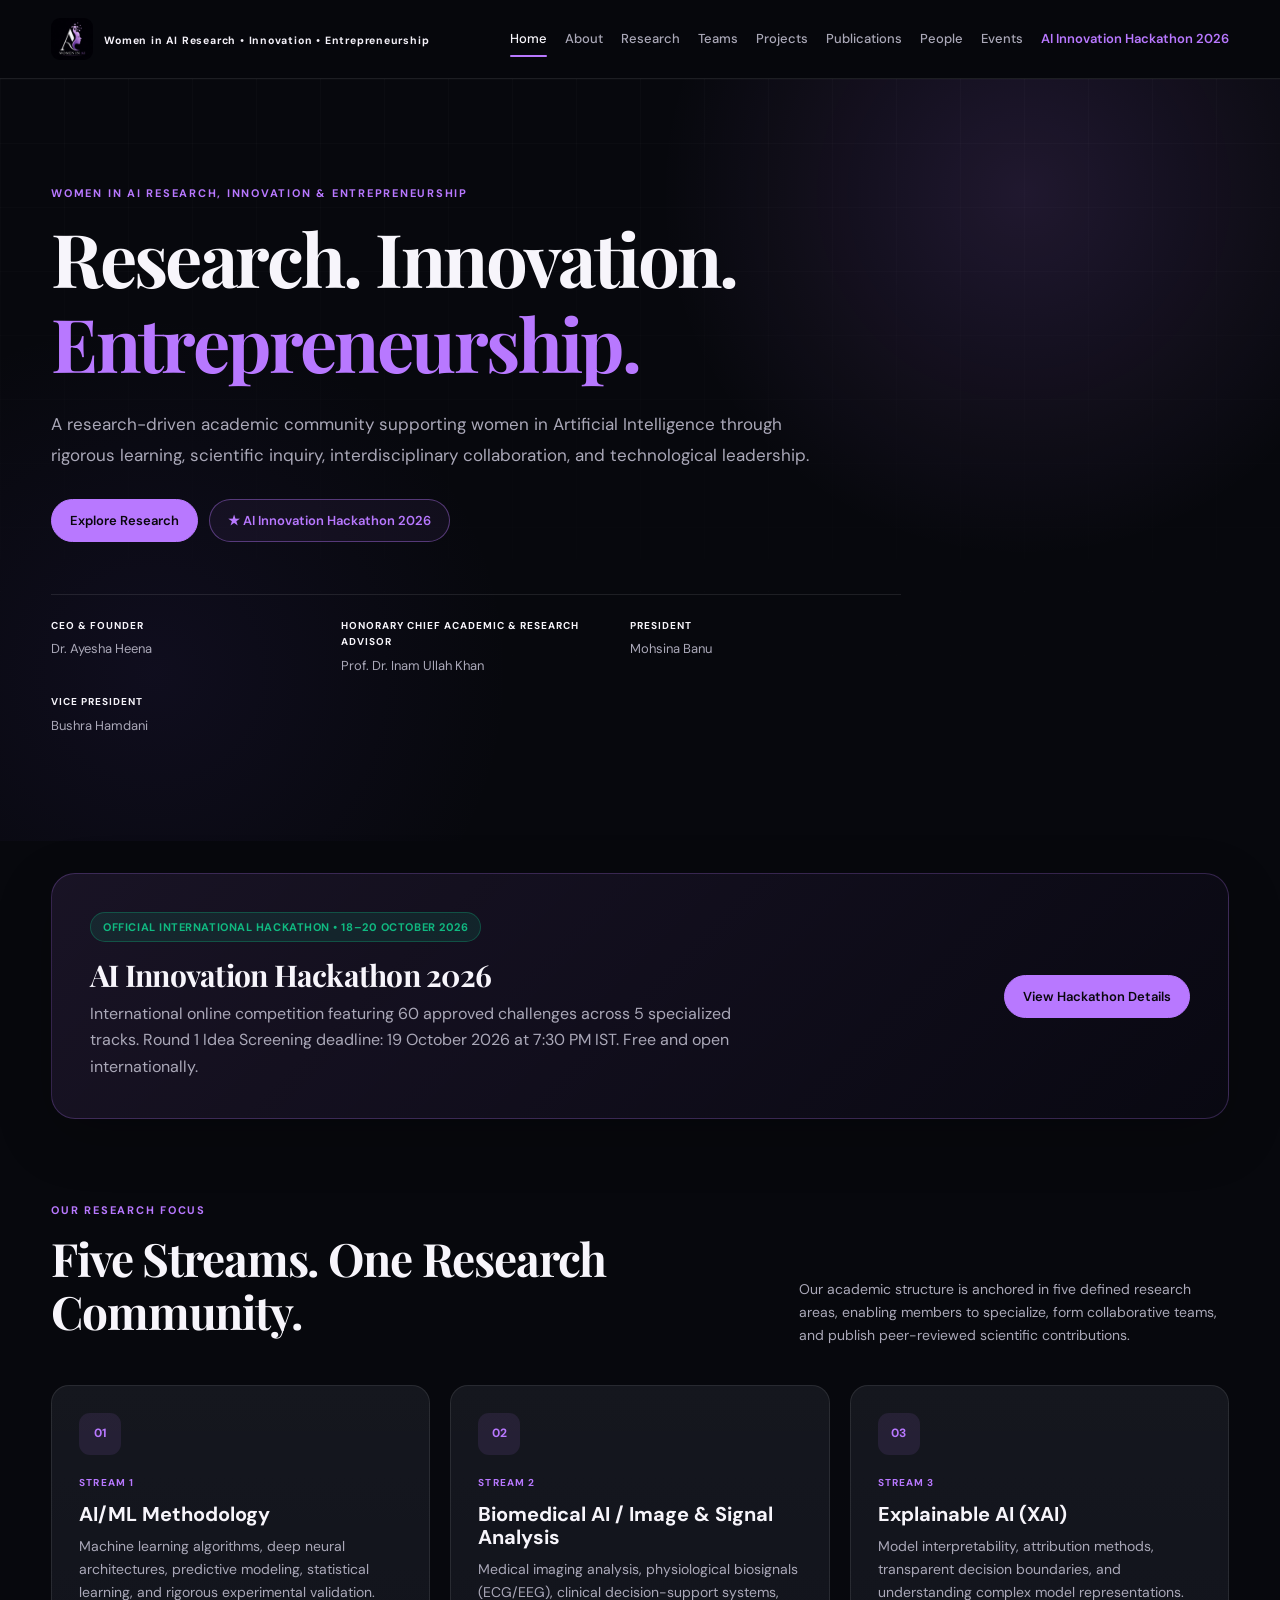
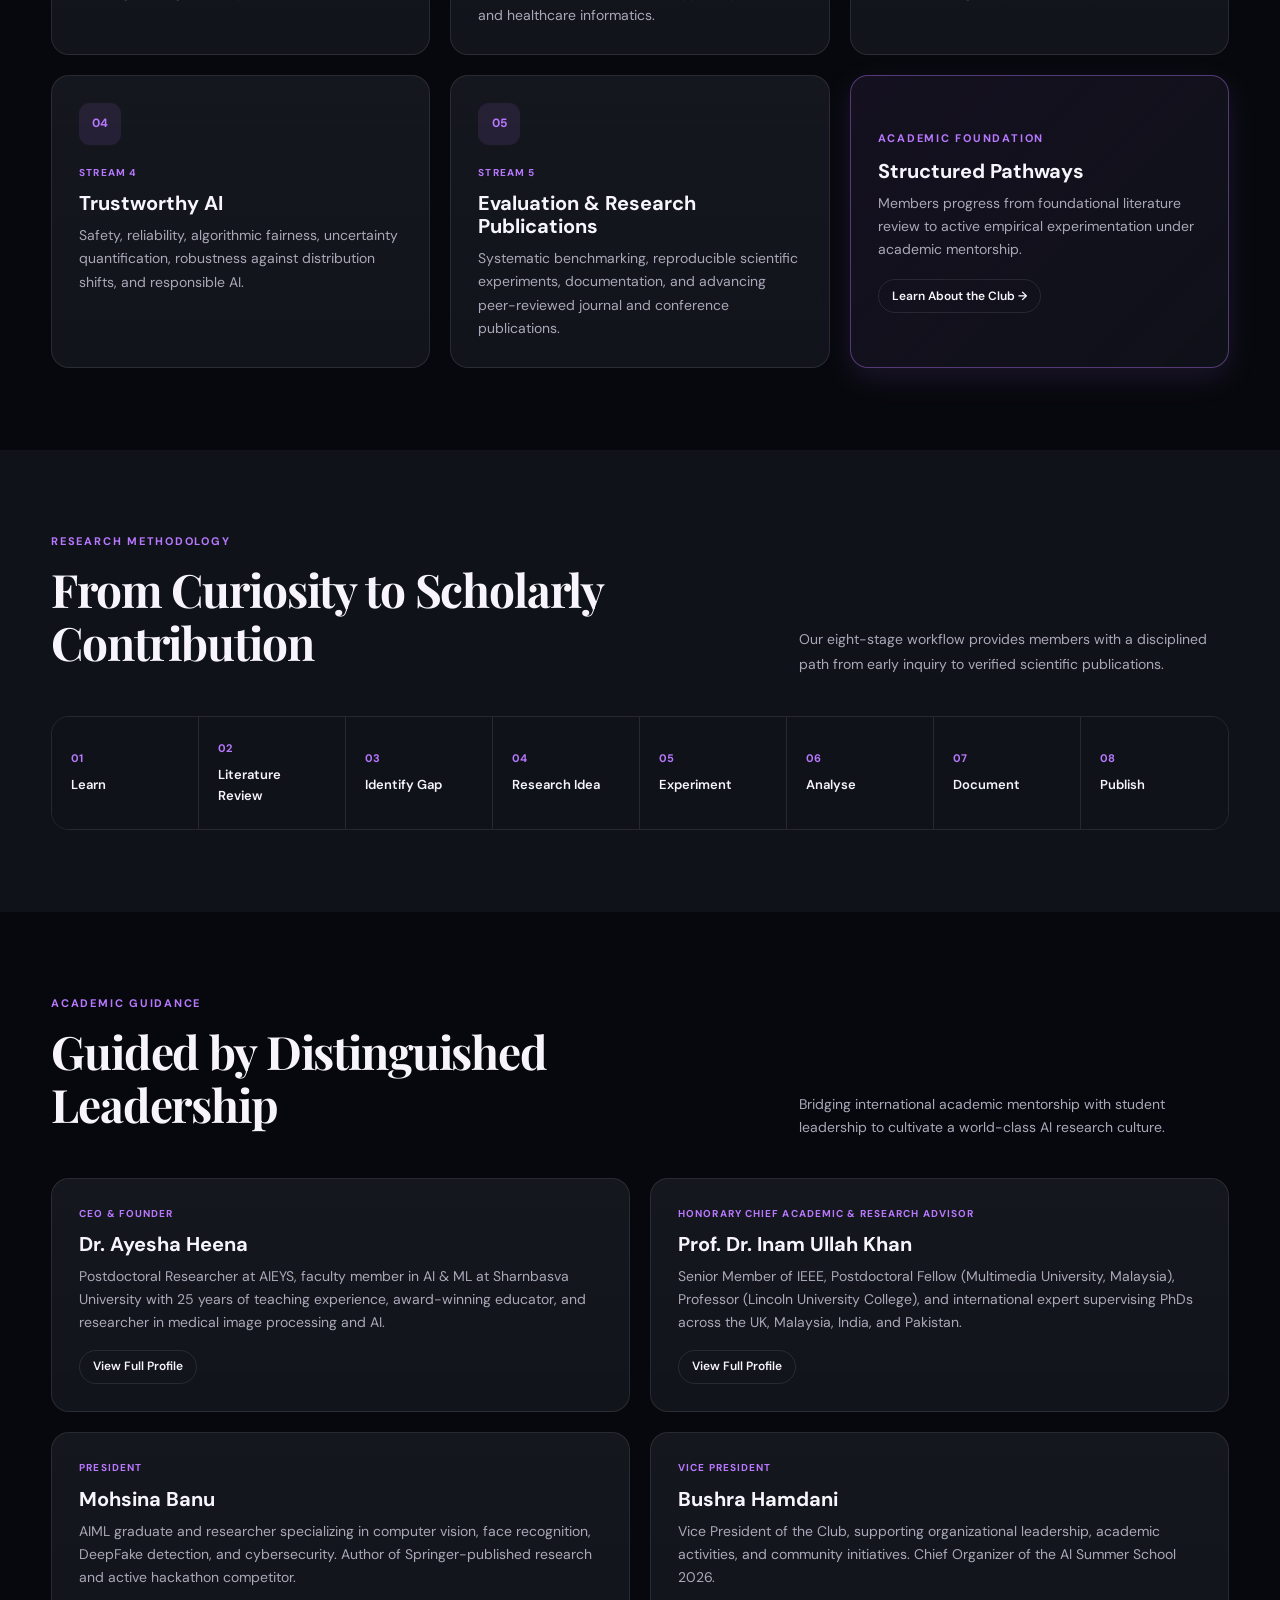
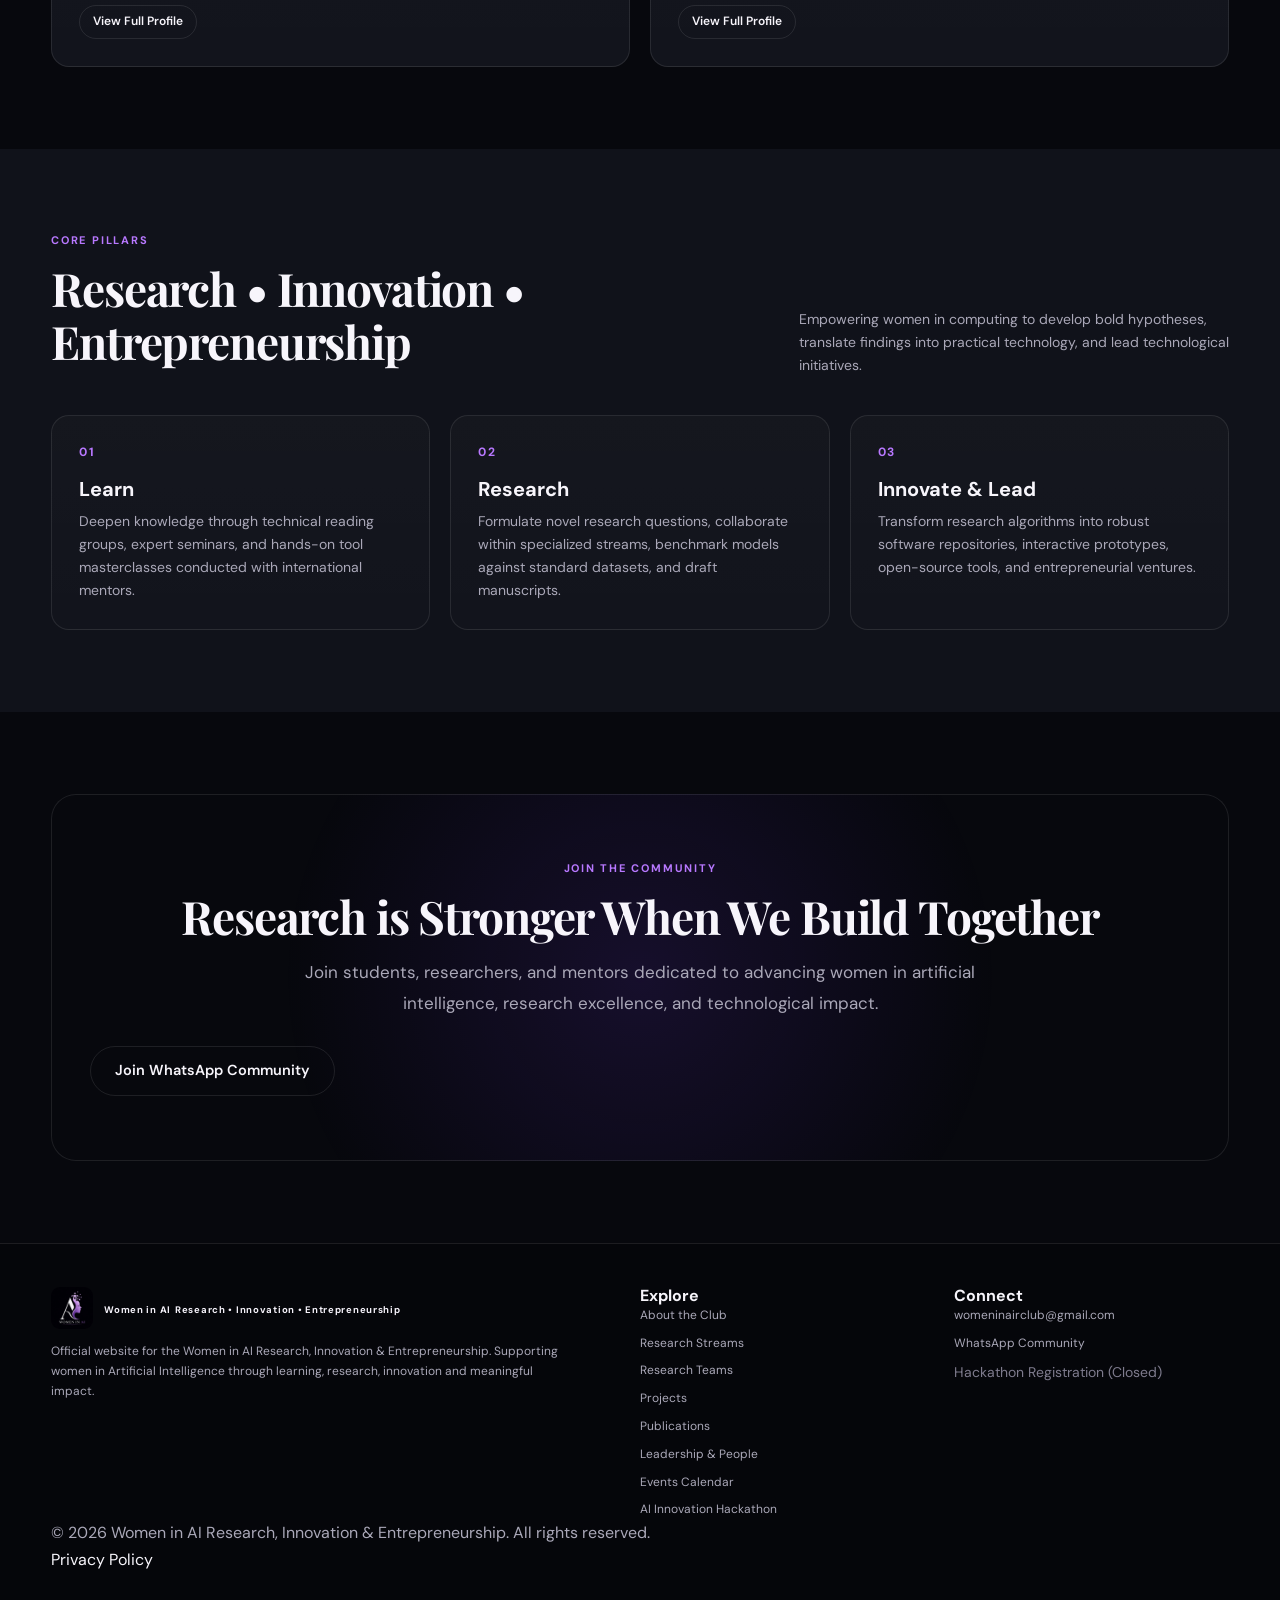
<file: index.html>
<!doctype html>
<html lang="en">
<head>
 <meta charset="utf-8">
 <meta name="viewport" content="width=device-width,initial-scale=1">
 <title>Women in AI Research, Innovation &amp; Entrepreneurship | Research • Innovation • Entrepreneurship</title>
 <meta name="description" content="Women in AI Research, Innovation &amp; Entrepreneurship — An academic and research-driven organization supporting women in Artificial Intelligence, research collaboration, technological innovation, and entrepreneurship.">
 <link rel="icon" href="assets/logo.png">
 <link rel="stylesheet" href="css/style.css">
 <link rel="canonical" href="https://womeninairclub.github.io/women-in-ai-research-club/index.html">
 <meta property="og:title" content="Women in AI Research, Innovation &amp; Entrepreneurship">
 <meta property="og:description" content="Research • Innovation • Entrepreneurship — A research community supporting women in Artificial Intelligence through structured pathways from learning to publication.">
 <meta property="og:type" content="website">
 <meta property="og:image" content="https://womeninairclub.github.io/women-in-ai-research-club/assets/logo.png">
</head>
<body>

<!-- SITE HEADER -->
<header class="site-header">
 <div class="container nav-inner">
 <a class="brand" href="index.html" aria-label="Women in AI Research, Innovation &amp; Entrepreneurship Home">
 <img src="assets/logo.png" alt="Women in AI Research, Innovation &amp; Entrepreneurship logo">
 <div class="brand-text">
 <span class="brand-title">Women in AI</span>
 <span class="brand-sub">Research • Innovation • Entrepreneurship</span>
 </div>
 </a>

 <button class="menu" aria-label="Open navigation" aria-expanded="false">☰</button>

 <nav class="navlinks" aria-label="Primary navigation">
 <a href="index.html" class="active">Home</a>
 <a href="about.html">About</a>
 <a href="research.html">Research</a>
 <a href="teams.html">Teams</a>
 <a href="projects.html">Projects</a>
 <a href="publications.html">Publications</a>
 <a href="people.html">People</a>
 <a href="events.html">Events</a>
 <a href="hackathon.html" class="nav-hackathon">AI Innovation Hackathon 2026</a>
 
 </nav>
 </div>
</header>

<main>

 <!-- HERO -->
 <section class="hero">
 <div class="container">
 <div class="eyebrow">
 Women in AI Research, Innovation &amp; Entrepreneurship
 </div>

 <h1>
 Research. Innovation.<br>
 <span class="highlight">Entrepreneurship.</span>
 </h1>

 <p class="lead">
 A research-driven academic community supporting women in Artificial Intelligence through rigorous learning, scientific inquiry, interdisciplinary collaboration, and technological leadership.
 </p>

 <div class="hero-actions">
 <a class="btn primary" href="research.html">
 Explore Research
 </a>
 
 <a class="btn outline-purple" href="hackathon.html">
 ★ AI Innovation Hackathon 2026
 </a>
 </div>

 <!-- KEY LEADERSHIP SUMMARY -->
 <div class="meta">
 <div>
 <strong>CEO &amp; Founder</strong>
 Dr. Ayesha Heena
 </div>
 <div>
 <strong>Honorary Chief Academic &amp; Research Advisor</strong>
 Prof. Dr. Inam Ullah Khan
 </div>
 <div>
 <strong>President</strong>
 Mohsina Banu
 </div>
 <div>
 <strong>Vice President</strong>
 Bushra Hamdani
 </div>
 </div>
 </div>
 </section>

 <!-- HACKATHON PROMINENT CALLOUT BANNER -->
 <section class="section" style="padding:32px 0 0">
 <div class="container">
 <div class="featured-event" style="display:flex;align-items:center;justify-content:space-between;flex-wrap:wrap;gap:24px">
 <div>
 <span class="status-pill selected" style="margin-bottom:8px">Official International Hackathon • 18–20 October 2026</span>
 <h2 style="font-size:clamp(22px,3vw,30px);margin:8px 0">AI Innovation Hackathon 2026</h2>
 <p style="margin:0;max-width:680px">
 International online competition featuring 60 approved challenges across 5 specialized tracks. Round 1 Idea Screening deadline: 19 October 2026 at 7:30 PM IST. Free and open internationally.
 </p>
 </div>
 <div style="display:flex;gap:10px;flex-wrap:wrap">
 <a href="hackathon.html" class="btn primary">View Hackathon Details</a>
 
 
 
 </div>
 </div>
 </div>
 </section>

 <!-- FIVE RESEARCH STREAMS -->
 <section class="section" id="research-areas">
 <div class="container">
 <div class="section-head">
 <div>
 <div class="eyebrow">Our Research Focus</div>
 <h2>Five Streams. One Research Community.</h2>
 </div>
 <p>
 Our academic structure is anchored in five defined research areas, enabling members to specialize, form collaborative teams, and publish peer-reviewed scientific contributions.
 </p>
 </div>

 <div class="grid grid-3">
 <!-- STREAM 1 -->
 <a class="card research-card" href="research.html#methodology">
 <div class="icon">01</div>
 <div class="role">Stream 1</div>
 <h3>AI/ML Methodology</h3>
 <p>
 Machine learning algorithms, deep neural architectures, predictive modeling, statistical learning, and rigorous experimental validation.
 </p>
 </a>

 <!-- STREAM 2 -->
 <a class="card research-card" href="research.html#biomedical">
 <div class="icon">02</div>
 <div class="role">Stream 2</div>
 <h3>Biomedical AI / Image &amp; Signal Analysis</h3>
 <p>
 Medical imaging analysis, physiological biosignals (ECG/EEG), clinical decision-support systems, and healthcare informatics.
 </p>
 </a>

 <!-- STREAM 3 -->
 <a class="card research-card" href="research.html#explainable">
 <div class="icon">03</div>
 <div class="role">Stream 3</div>
 <h3>Explainable AI (XAI)</h3>
 <p>
 Model interpretability, attribution methods, transparent decision boundaries, and understanding complex model representations.
 </p>
 </a>

 <!-- STREAM 4 -->
 <a class="card research-card" href="research.html#trustworthy">
 <div class="icon">04</div>
 <div class="role">Stream 4</div>
 <h3>Trustworthy AI</h3>
 <p>
 Safety, reliability, algorithmic fairness, uncertainty quantification, robustness against distribution shifts, and responsible AI.
 </p>
 </a>

 <!-- STREAM 5 -->
 <a class="card research-card" href="publications.html">
 <div class="icon">05</div>
 <div class="role">Stream 5</div>
 <h3>Evaluation &amp; Research Publications</h3>
 <p>
 Systematic benchmarking, reproducible scientific experiments, documentation, and advancing peer-reviewed journal and conference publications.
 </p>
 </a>

 <!-- ABOUT OVERVIEW CARD -->
 <div class="card highlighted" style="display:flex;flex-direction:column;justify-content:center">
 <div class="eyebrow">Academic Foundation</div>
 <h3>Structured Pathways</h3>
 <p style="margin-bottom:18px">
 Members progress from foundational literature review to active empirical experimentation under academic mentorship.
 </p>
 <div>
 <a href="about.html" class="btn sm">Learn About the Club →</a>
 </div>
 </div>
 </div>
 </div>
 </section>

 <!-- RESEARCH ROADMAP -->
 <section class="section alt" id="roadmap">
 <div class="container">
 <div class="section-head">
 <div>
 <div class="eyebrow">Research Methodology</div>
 <h2>From Curiosity to Scholarly Contribution</h2>
 </div>
 <p class="lead">
 Our eight-stage workflow provides members with a disciplined path from early inquiry to verified scientific publications.
 </p>
 </div>

 <div class="roadmap">
 <div class="step">
 <small>01</small>
 <span>Learn</span>
 </div>
 <div class="step">
 <small>02</small>
 <span>Literature Review</span>
 </div>
 <div class="step">
 <small>03</small>
 <span>Identify Gap</span>
 </div>
 <div class="step">
 <small>04</small>
 <span>Research Idea</span>
 </div>
 <div class="step">
 <small>05</small>
 <span>Experiment</span>
 </div>
 <div class="step">
 <small>06</small>
 <span>Analyse</span>
 </div>
 <div class="step">
 <small>07</small>
 <span>Document</span>
 </div>
 <div class="step">
 <small>08</small>
 <span>Publish</span>
 </div>
 </div>
 </div>
 </section>

 <!-- LEADERSHIP -->
 <section class="section" id="leadership">
 <div class="container">
 <div class="section-head">
 <div>
 <div class="eyebrow">Academic Guidance</div>
 <h2>Guided by Distinguished Leadership</h2>
 </div>
 <p>
 Bridging international academic mentorship with student leadership to cultivate a world-class AI research culture.
 </p>
 </div>

 <div class="grid grid-2">
 <!-- CEO & FOUNDER -->
 <div class="card">
 <div class="role">CEO &amp; Founder</div>
 <h3>Dr. Ayesha Heena</h3>
 <p>
 Postdoctoral Researcher at AIEYS, faculty member in AI &amp; ML at Sharnbasva University with 25 years of teaching experience, award-winning educator, and researcher in medical image processing and AI.
 </p>
 <div style="margin-top:auto;padding-top:16px">
 <a class="btn sm" href="people.html#ayesha-heena">View Full Profile</a>
 </div>
 </div>

 <!-- ADVISOR -->
 <div class="card">
 <div class="role">Honorary Chief Academic &amp; Research Advisor</div>
 <h3>Prof. Dr. Inam Ullah Khan</h3>
 <p>
 Senior Member of IEEE, Postdoctoral Fellow (Multimedia University, Malaysia), Professor (Lincoln University College), and international expert supervising PhDs across the UK, Malaysia, India, and Pakistan.
 </p>
 <div style="margin-top:auto;padding-top:16px">
 <a class="btn sm" href="people.html#inam-ullah-khan">View Full Profile</a>
 </div>
 </div>

 <!-- PRESIDENT -->
 <div class="card">
 <div class="role">President</div>
 <h3>Mohsina Banu</h3>
 <p>
 AIML graduate and researcher specializing in computer vision, face recognition, DeepFake detection, and cybersecurity. Author of Springer-published research and active hackathon competitor.
 </p>
 <div style="margin-top:auto;padding-top:16px">
 <a class="btn sm" href="people.html#mohsina-banu">View Full Profile</a>
 </div>
 </div>

 <!-- VICE PRESIDENT -->
 <div class="card">
 <div class="role">Vice President</div>
 <h3>Bushra Hamdani</h3>
 <p>
 Vice President of the Club, supporting organizational leadership, academic activities, and community initiatives. Chief Organizer of the AI Summer School 2026.
 </p>
 <div style="margin-top:auto;padding-top:16px">
 <a class="btn sm" href="people.html#bushra-hamdani">View Full Profile</a>
 </div>
 </div>
 </div>
 </div>
 </section>

 <!-- PILLARS -->
 <section class="section alt">
 <div class="container">
 <div class="section-head">
 <div>
 <div class="eyebrow">Core Pillars</div>
 <h2>Research • Innovation • Entrepreneurship</h2>
 </div>
 <p>
 Empowering women in computing to develop bold hypotheses, translate findings into practical technology, and lead technological initiatives.
 </p>
 </div>

 <div class="grid grid-3">
 <div class="card">
 <div class="num">01</div>
 <h3>Learn</h3>
 <p>
 Deepen knowledge through technical reading groups, expert seminars, and hands-on tool masterclasses conducted with international mentors.
 </p>
 </div>

 <div class="card">
 <div class="num">02</div>
 <h3>Research</h3>
 <p>
 Formulate novel research questions, collaborate within specialized streams, benchmark models against standard datasets, and draft manuscripts.
 </p>
 </div>

 <div class="card">
 <div class="num">03</div>
 <h3>Innovate &amp; Lead</h3>
 <p>
 Transform research algorithms into robust software repositories, interactive prototypes, open-source tools, and entrepreneurial ventures.
 </p>
 </div>
 </div>
 </div>
 </section>

 <!-- CTA -->
 <section class="section">
 <div class="container">
 <div class="cta">
 <div class="eyebrow">Join the Community</div>
 <h2>Research is Stronger When We Build Together</h2>
 <p class="lead">
 Join students, researchers, and mentors dedicated to advancing women in artificial intelligence, research excellence, and technological impact.
 </p>
 <div class="hero-actions">
 
 <a class="btn lg" href="https://chat.whatsapp.com/DsJeBSmTsD1FaE4n0elSIj" target="_blank" rel="noopener">
 Join WhatsApp Community
 </a>
 </div>
 </div>
 </div>
 </section>

</main>

<!-- FOOTER -->
<footer>
 <div class="container footer-grid">
 <div class="footer-brand">
 <a class="brand" href="index.html">
 <img src="assets/logo.png" alt="Women in AI logo">
 <div class="brand-text">
 <span class="brand-title">Women in AI</span>
 <span class="brand-sub">Research • Innovation • Entrepreneurship</span>
 </div>
 </a>
 <p>
 Official website for the Women in AI Research, Innovation &amp; Entrepreneurship. Supporting women in Artificial Intelligence through learning, research, innovation and meaningful impact.
 </p>
 </div>

 <div class="footer-col">
 <h4>Explore</h4>
 <div class="footer-links">
 <a href="about.html">About the Club</a>
 <a href="research.html">Research Streams</a>
 <a href="teams.html">Research Teams</a>
 <a href="projects.html">Projects</a>
 <a href="publications.html">Publications</a>
 <a href="people.html">Leadership &amp; People</a>
 <a href="events.html">Events Calendar</a>
 <a href="hackathon.html">AI Innovation Hackathon</a>
 
 </div>
 </div>

 <div class="footer-col">
 <h4>Connect</h4>
 <div class="footer-links">
 <a href="mailto:womeninairclub@gmail.com">womeninairclub@gmail.com</a>
 <a href="https://chat.whatsapp.com/DsJeBSmTsD1FaE4n0elSIj" target="_blank" rel="noopener">WhatsApp Community</a>
 
 <span class="footer-link-disabled" style="color:var(--muted-2);cursor:not-allowed;font-size:14px">Hackathon Registration (Closed)</span>
 </div>
 </div>
 </div>

 <div class="container footer-bottom">
 <p>© <span data-year>2026</span> Women in AI Research, Innovation &amp; Entrepreneurship. All rights reserved.</p>
 <div>
 <a href="privacy.html">Privacy Policy</a>
 </div>
 </div>
</footer>

<script src="js/main.js"></script>
</body>
</html>
</file>
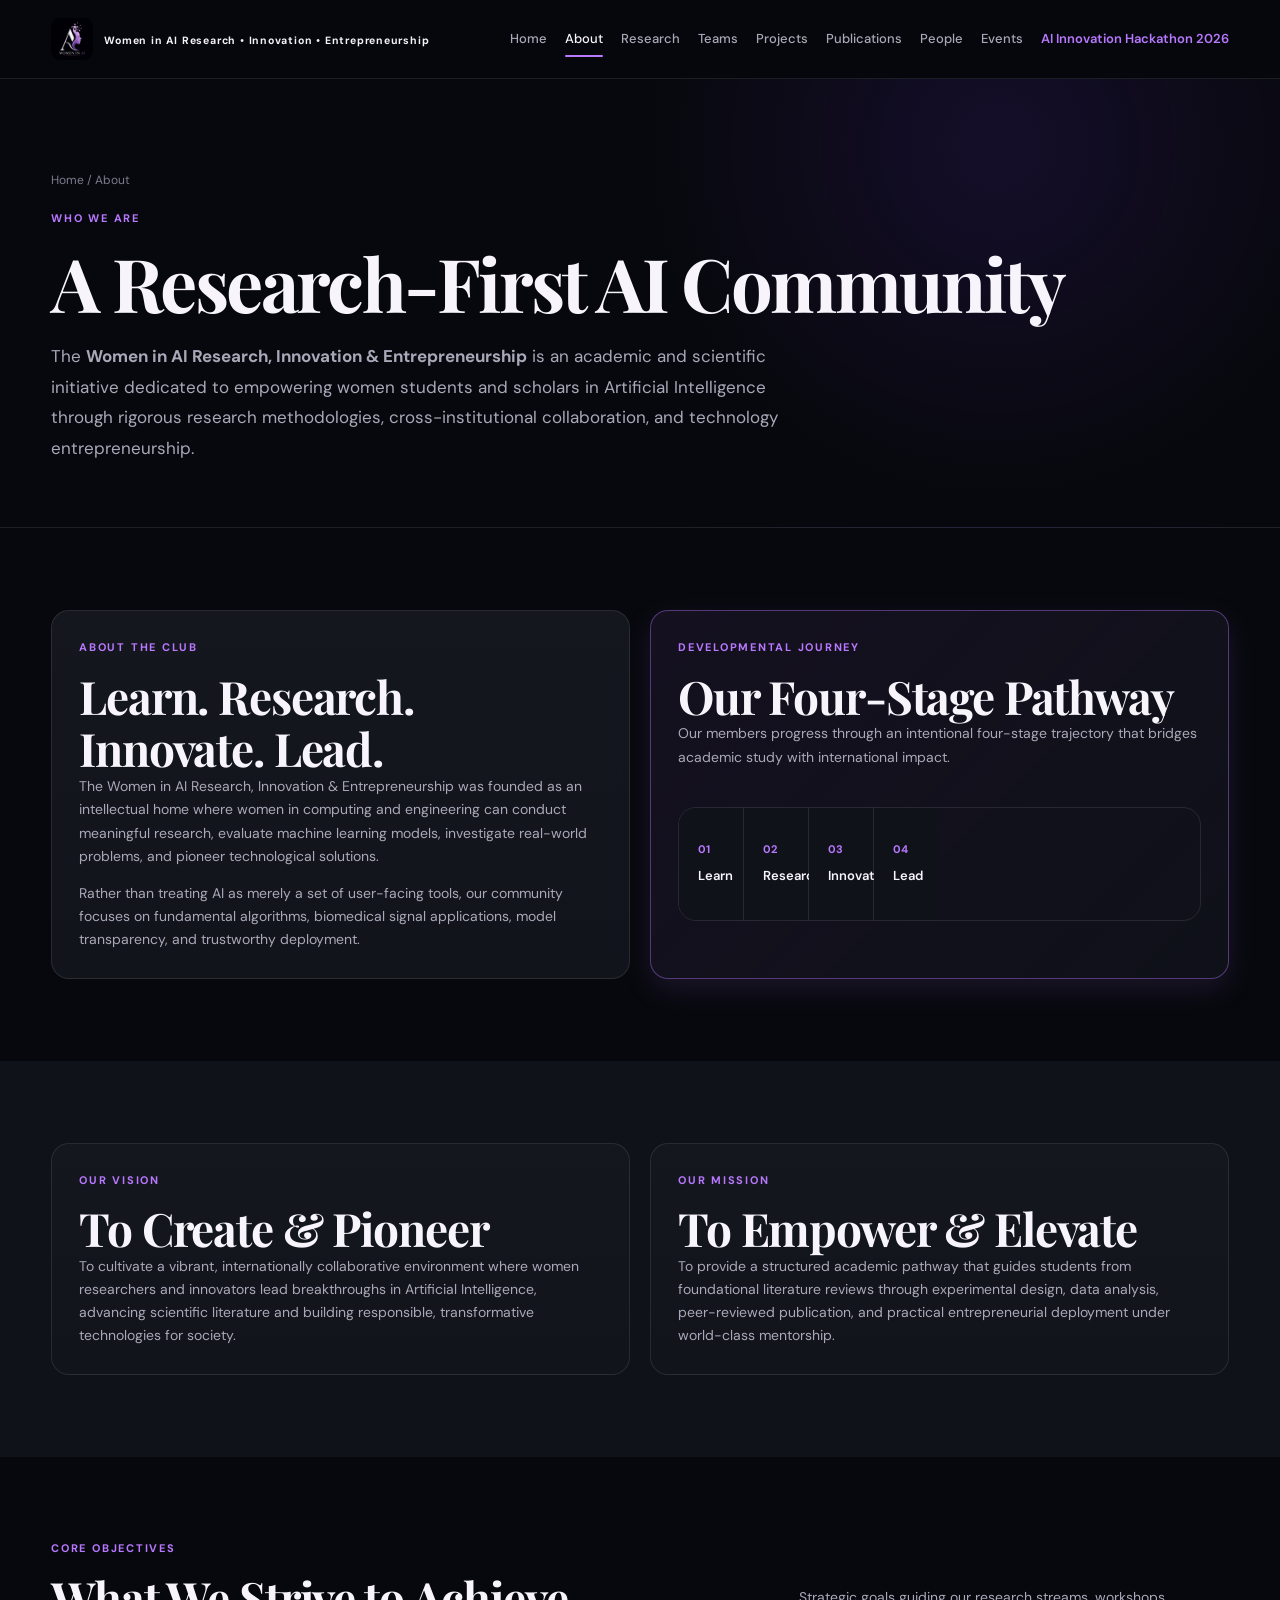
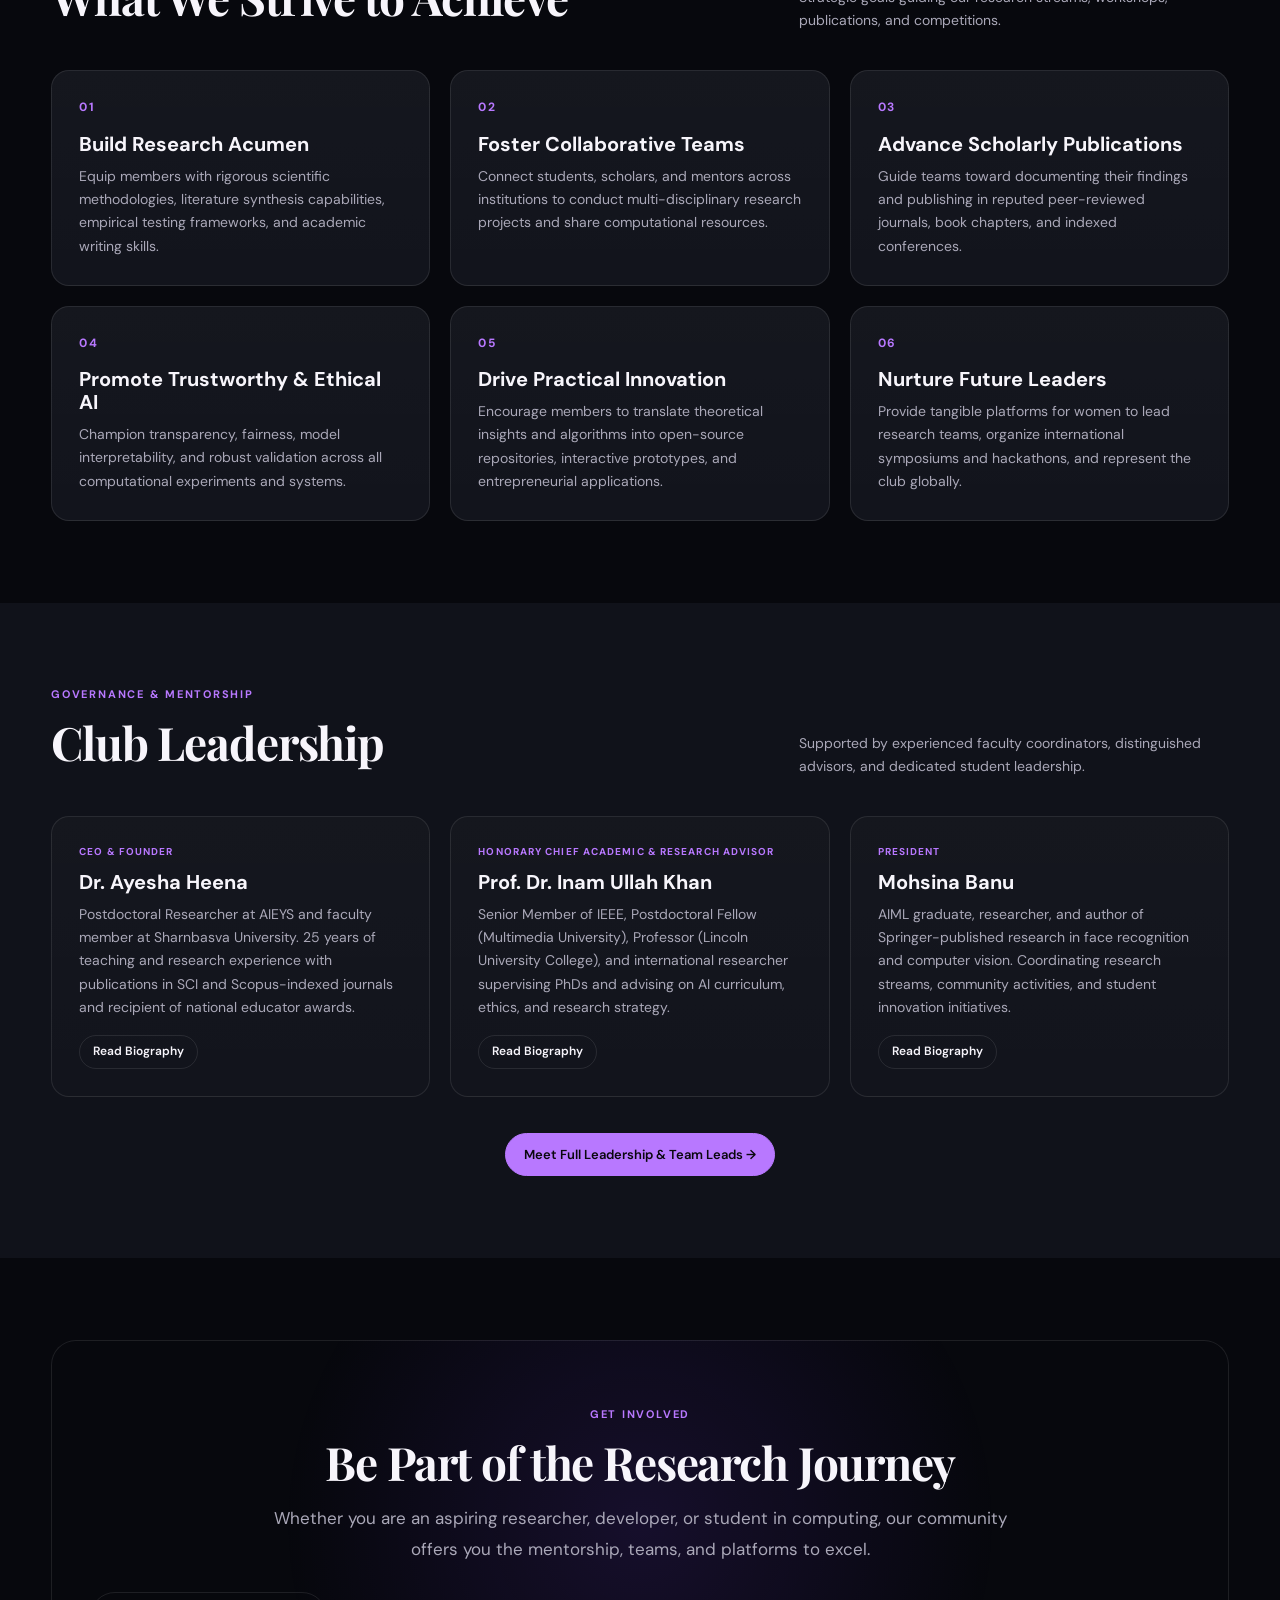
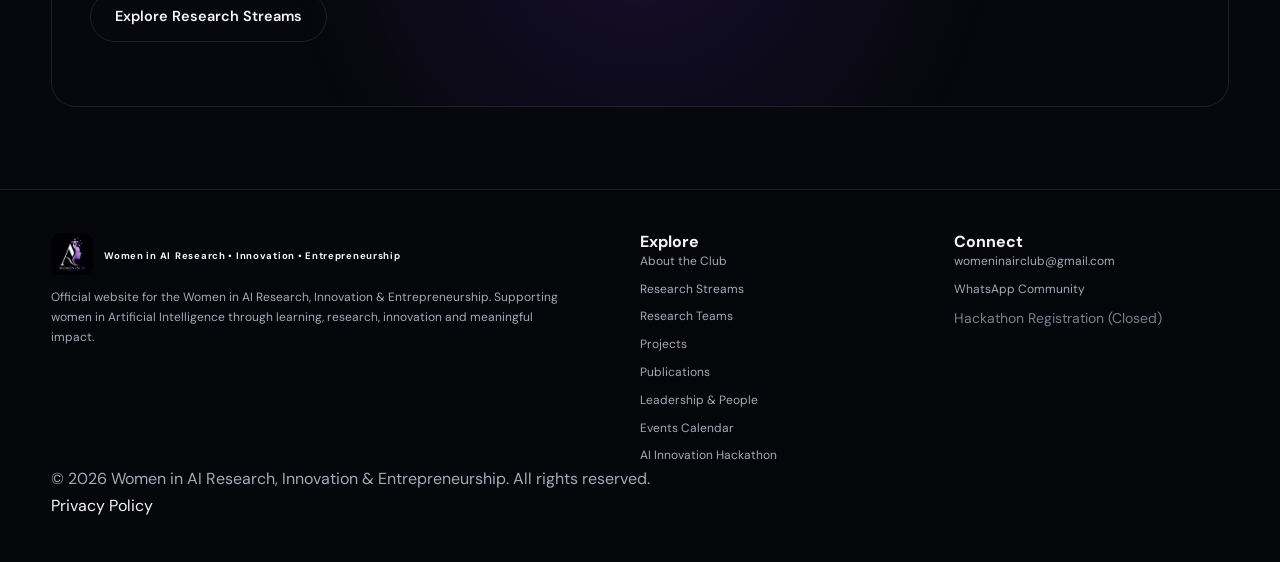
<file: about.html>
<!doctype html>
<html lang="en">
<head>
 <meta charset="utf-8">
 <meta name="viewport" content="width=device-width,initial-scale=1">
 <title>About | Women in AI Research, Innovation &amp; Entrepreneurship</title>
 <meta name="description" content="About the Women in AI Research, Innovation &amp; Entrepreneurship — Learn • Research • Innovate • Lead. An academic research organization supporting women in AI.">
 <link rel="icon" href="assets/logo.png">
 <link rel="stylesheet" href="css/style.css">
 <link rel="canonical" href="https://womeninairclub.github.io/women-in-ai-research-club/about.html">
 <meta property="og:title" content="About | Women in AI Research, Innovation &amp; Entrepreneurship">
 <meta property="og:description" content="Learn • Research • Innovate • Lead — Our vision, mission, leadership, and research structure.">
 <meta property="og:type" content="website">
 <meta property="og:image" content="https://womeninairclub.github.io/women-in-ai-research-club/assets/logo.png">
</head>
<body>

<!-- SITE HEADER -->
<header class="site-header">
 <div class="container nav-inner">
 <a class="brand" href="index.html" aria-label="Women in AI Research, Innovation &amp; Entrepreneurship Home">
 <img src="assets/logo.png" alt="Women in AI Research, Innovation &amp; Entrepreneurship logo">
 <div class="brand-text">
 <span class="brand-title">Women in AI</span>
 <span class="brand-sub">Research • Innovation • Entrepreneurship</span>
 </div>
 </a>

 <button class="menu" aria-label="Open navigation" aria-expanded="false">☰</button>

 <nav class="navlinks" aria-label="Primary navigation">
 <a href="index.html">Home</a>
 <a href="about.html" class="active">About</a>
 <a href="research.html">Research</a>
 <a href="teams.html">Teams</a>
 <a href="projects.html">Projects</a>
 <a href="publications.html">Publications</a>
 <a href="people.html">People</a>
 <a href="events.html">Events</a>
 <a href="hackathon.html" class="nav-hackathon">AI Innovation Hackathon 2026</a>
 
 </nav>
 </div>
</header>

<main>

 <!-- PAGE HERO -->
 <section class="page-hero">
 <div class="container">
 <div class="breadcrumb">
 <a href="index.html">Home</a> / About
 </div>
 <div class="eyebrow">Who We Are</div>
 <h1>A Research-First AI Community</h1>
 <p class="lead">
 The <strong>Women in AI Research, Innovation &amp; Entrepreneurship</strong> is an academic and scientific initiative dedicated to empowering women students and scholars in Artificial Intelligence through rigorous research methodologies, cross-institutional collaboration, and technology entrepreneurship.
 </p>
 </div>
 </section>

 <!-- ABOUT THE CLUB & MOTTO -->
 <section class="section">
 <div class="container">
 <div class="grid grid-2">
 <div class="card">
 <div class="eyebrow">About the Club</div>
 <h2>Learn. Research. Innovate. Lead.</h2>
 <p style="margin-bottom:14px">
 The Women in AI Research, Innovation &amp; Entrepreneurship was founded as an intellectual home where women in computing and engineering can conduct meaningful research, evaluate machine learning models, investigate real-world problems, and pioneer technological solutions.
 </p>
 <p>
 Rather than treating AI as merely a set of user-facing tools, our community focuses on fundamental algorithms, biomedical signal applications, model transparency, and trustworthy deployment.
 </p>
 </div>

 <div class="card highlighted">
 <div class="eyebrow">Developmental Journey</div>
 <h2>Our Four-Stage Pathway</h2>
 <p style="margin-bottom:20px">
 Our members progress through an intentional four-stage trajectory that bridges academic study with international impact.
 </p>
 <div class="roadmap roadmap-4">
 <div class="step">
 <small>01</small>
 <span>Learn</span>
 </div>
 <div class="step">
 <small>02</small>
 <span>Research</span>
 </div>
 <div class="step">
 <small>03</small>
 <span>Innovate</span>
 </div>
 <div class="step">
 <small>04</small>
 <span>Lead</span>
 </div>
 </div>
 </div>
 </div>
 </div>
 </section>

 <!-- VISION & MISSION -->
 <section class="section alt">
 <div class="container">
 <div class="grid grid-2">
 <div class="card">
 <div class="eyebrow">Our Vision</div>
 <h2>To Create &amp; Pioneer</h2>
 <p>
 To cultivate a vibrant, internationally collaborative environment where women researchers and innovators lead breakthroughs in Artificial Intelligence, advancing scientific literature and building responsible, transformative technologies for society.
 </p>
 </div>

 <div class="card">
 <div class="eyebrow">Our Mission</div>
 <h2>To Empower &amp; Elevate</h2>
 <p>
 To provide a structured academic pathway that guides students from foundational literature reviews through experimental design, data analysis, peer-reviewed publication, and practical entrepreneurial deployment under world-class mentorship.
 </p>
 </div>
 </div>
 </div>
 </section>

 <!-- OBJECTIVES -->
 <section class="section">
 <div class="container">
 <div class="section-head">
 <div>
 <div class="eyebrow">Core Objectives</div>
 <h2>What We Strive to Achieve</h2>
 </div>
 <p>Strategic goals guiding our research streams, workshops, publications, and competitions.</p>
 </div>

 <div class="grid grid-3">
 <div class="card">
 <div class="num">01</div>
 <h3>Build Research Acumen</h3>
 <p>Equip members with rigorous scientific methodologies, literature synthesis capabilities, empirical testing frameworks, and academic writing skills.</p>
 </div>

 <div class="card">
 <div class="num">02</div>
 <h3>Foster Collaborative Teams</h3>
 <p>Connect students, scholars, and mentors across institutions to conduct multi-disciplinary research projects and share computational resources.</p>
 </div>

 <div class="card">
 <div class="num">03</div>
 <h3>Advance Scholarly Publications</h3>
 <p>Guide teams toward documenting their findings and publishing in reputed peer-reviewed journals, book chapters, and indexed conferences.</p>
 </div>

 <div class="card">
 <div class="num">04</div>
 <h3>Promote Trustworthy &amp; Ethical AI</h3>
 <p>Champion transparency, fairness, model interpretability, and robust validation across all computational experiments and systems.</p>
 </div>

 <div class="card">
 <div class="num">05</div>
 <h3>Drive Practical Innovation</h3>
 <p>Encourage members to translate theoretical insights and algorithms into open-source repositories, interactive prototypes, and entrepreneurial applications.</p>
 </div>

 <div class="card">
 <div class="num">06</div>
 <h3>Nurture Future Leaders</h3>
 <p>Provide tangible platforms for women to lead research teams, organize international symposiums and hackathons, and represent the club globally.</p>
 </div>
 </div>
 </div>
 </section>

 <!-- CLUB LEADERSHIP HIGHLIGHT -->
 <section class="section alt">
 <div class="container">
 <div class="section-head">
 <div>
 <div class="eyebrow">Governance &amp; Mentorship</div>
 <h2>Club Leadership</h2>
 </div>
 <p>Supported by experienced faculty coordinators, distinguished advisors, and dedicated student leadership.</p>
 </div>

 <div class="grid grid-3">
 <div class="card">
 <div class="role">CEO &amp; Founder</div>
 <h3>Dr. Ayesha Heena</h3>
 <p>
 Postdoctoral Researcher at AIEYS and faculty member at Sharnbasva University. 25 years of teaching and research experience with publications in SCI and Scopus-indexed journals and recipient of national educator awards.
 </p>
 <div style="margin-top:auto;padding-top:16px">
 <a class="btn sm" href="people.html#ayesha-heena">Read Biography</a>
 </div>
 </div>

 <div class="card">
 <div class="role">Honorary Chief Academic &amp; Research Advisor</div>
 <h3>Prof. Dr. Inam Ullah Khan</h3>
 <p>
 Senior Member of IEEE, Postdoctoral Fellow (Multimedia University), Professor (Lincoln University College), and international researcher supervising PhDs and advising on AI curriculum, ethics, and research strategy.
 </p>
 <div style="margin-top:auto;padding-top:16px">
 <a class="btn sm" href="people.html#inam-ullah-khan">Read Biography</a>
 </div>
 </div>

 <div class="card">
 <div class="role">President</div>
 <h3>Mohsina Banu</h3>
 <p>
 AIML graduate, researcher, and author of Springer-published research in face recognition and computer vision. Coordinating research streams, community activities, and student innovation initiatives.
 </p>
 <div style="margin-top:auto;padding-top:16px">
 <a class="btn sm" href="people.html#mohsina-banu">Read Biography</a>
 </div>
 </div>
 </div>

 <div style="text-align:center;margin-top:36px">
 <a class="btn primary" href="people.html">Meet Full Leadership &amp; Team Leads →</a>
 </div>
 </div>
 </section>

 <!-- CTA -->
 <section class="section">
 <div class="container">
 <div class="cta">
 <div class="eyebrow">Get Involved</div>
 <h2>Be Part of the Research Journey</h2>
 <p class="lead">
 Whether you are an aspiring researcher, developer, or student in computing, our community offers you the mentorship, teams, and platforms to excel.
 </p>
 <div class="hero-actions">
 
 <a class="btn lg" href="research.html">Explore Research Streams</a>
 </div>
 </div>
 </div>
 </section>

</main>

<!-- FOOTER -->
<footer>
 <div class="container footer-grid">
 <div class="footer-brand">
 <a class="brand" href="index.html">
 <img src="assets/logo.png" alt="Women in AI logo">
 <div class="brand-text">
 <span class="brand-title">Women in AI</span>
 <span class="brand-sub">Research • Innovation • Entrepreneurship</span>
 </div>
 </a>
 <p>
 Official website for the Women in AI Research, Innovation &amp; Entrepreneurship. Supporting women in Artificial Intelligence through learning, research, innovation and meaningful impact.
 </p>
 </div>

 <div class="footer-col">
 <h4>Explore</h4>
 <div class="footer-links">
 <a href="about.html">About the Club</a>
 <a href="research.html">Research Streams</a>
 <a href="teams.html">Research Teams</a>
 <a href="projects.html">Projects</a>
 <a href="publications.html">Publications</a>
 <a href="people.html">Leadership &amp; People</a>
 <a href="events.html">Events Calendar</a>
 <a href="hackathon.html">AI Innovation Hackathon</a>
 
 </div>
 </div>

 <div class="footer-col">
 <h4>Connect</h4>
 <div class="footer-links">
 <a href="mailto:womeninairclub@gmail.com">womeninairclub@gmail.com</a>
 <a href="https://chat.whatsapp.com/DsJeBSmTsD1FaE4n0elSIj" target="_blank" rel="noopener">WhatsApp Community</a>
 
 <span class="footer-link-disabled" style="color:var(--muted-2);cursor:not-allowed;font-size:14px">Hackathon Registration (Closed)</span>
 </div>
 </div>
 </div>

 <div class="container footer-bottom">
 <p>© <span data-year>2026</span> Women in AI Research, Innovation &amp; Entrepreneurship. All rights reserved.</p>
 <div>
 <a href="privacy.html">Privacy Policy</a>
 </div>
 </div>
</footer>

<script src="js/main.js"></script>
</body>
</html>
</file>
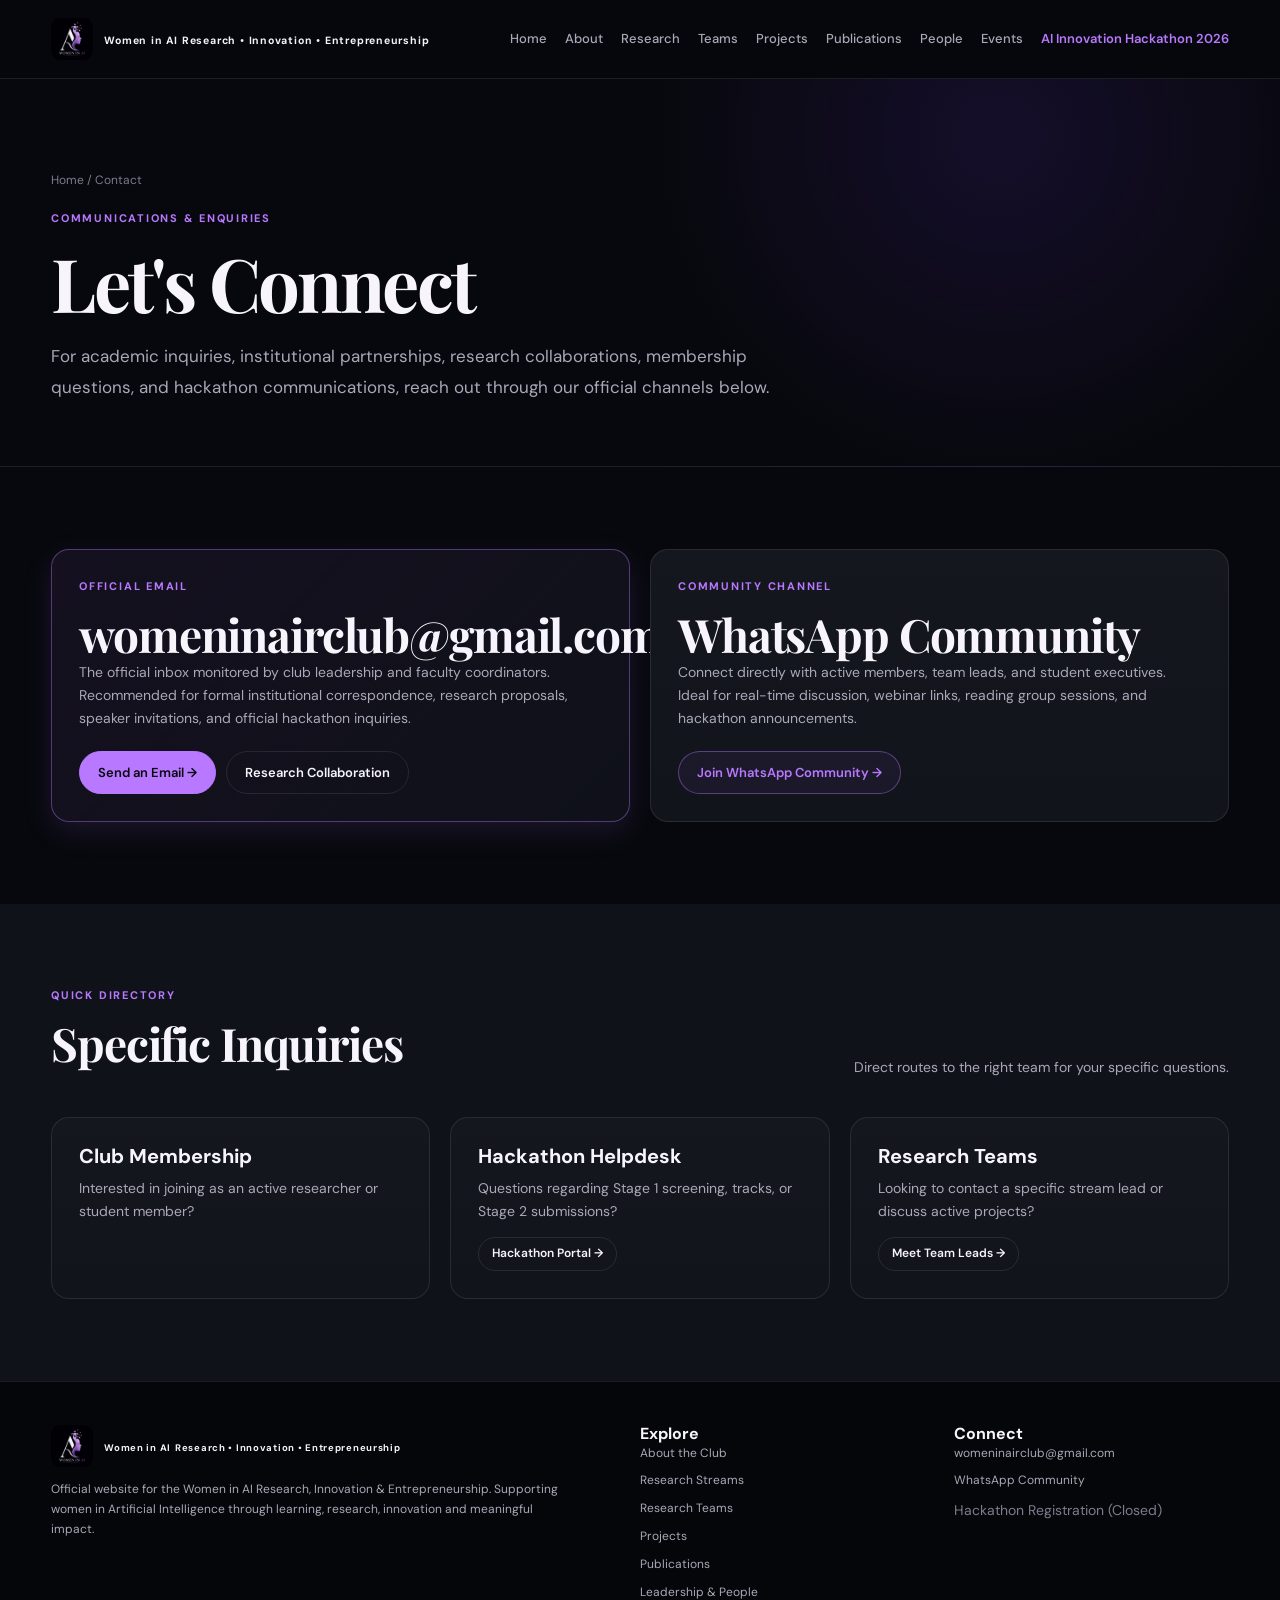
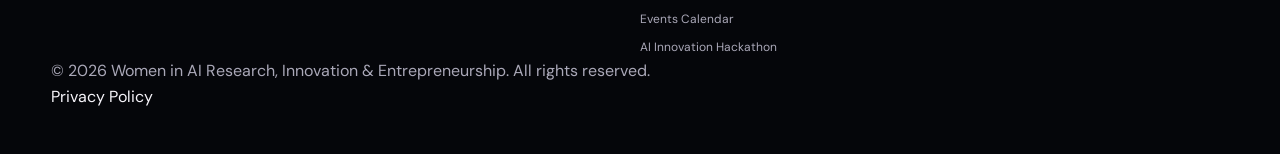
<file: contact.html>
<!doctype html>
<html lang="en">
<head>
 <meta charset="utf-8">
 <meta name="viewport" content="width=device-width,initial-scale=1">
 <title>Contact &amp; Connect | Women in AI Research, Innovation &amp; Entrepreneurship</title>
 <meta name="description" content="Get in touch with the Women in AI Research, Innovation &amp; Entrepreneurship for research collaborations, hackathon inquiries, and membership questions.">
 <link rel="icon" href="assets/logo.png">
 <link rel="stylesheet" href="css/style.css">
 <link rel="canonical" href="https://womeninairclub.github.io/women-in-ai-research-club/contact.html">
 <meta property="og:title" content="Contact | Women in AI Research, Innovation &amp; Entrepreneurship">
 <meta property="og:description" content="Reach out to our leadership and organizing committee via email and WhatsApp.">
 <meta property="og:type" content="website">
 <meta property="og:image" content="https://womeninairclub.github.io/women-in-ai-research-club/assets/logo.png">
</head>
<body>

<!-- SITE HEADER -->
<header class="site-header">
 <div class="container nav-inner">
 <a class="brand" href="index.html" aria-label="Women in AI Research, Innovation &amp; Entrepreneurship Home">
 <img src="assets/logo.png" alt="Women in AI Research, Innovation &amp; Entrepreneurship logo">
 <div class="brand-text">
 <span class="brand-title">Women in AI</span>
 <span class="brand-sub">Research • Innovation • Entrepreneurship</span>
 </div>
 </a>

 <button class="menu" aria-label="Open navigation" aria-expanded="false">☰</button>

 <nav class="navlinks" aria-label="Primary navigation">
 <a href="index.html">Home</a>
 <a href="about.html">About</a>
 <a href="research.html">Research</a>
 <a href="teams.html">Teams</a>
 <a href="projects.html">Projects</a>
 <a href="publications.html">Publications</a>
 <a href="people.html">People</a>
 <a href="events.html">Events</a>
 <a href="hackathon.html" class="nav-hackathon">AI Innovation Hackathon 2026</a>
 
 </nav>
 </div>
</header>

<main>

 <!-- PAGE HERO -->
 <section class="page-hero">
 <div class="container">
 <div class="breadcrumb">
 <a href="index.html">Home</a> / Contact
 </div>
 <div class="eyebrow">Communications &amp; Enquiries</div>
 <h1>Let's Connect</h1>
 <p class="lead">
 For academic inquiries, institutional partnerships, research collaborations, membership questions, and hackathon communications, reach out through our official channels below.
 </p>
 </div>
 </section>

 <!-- PRIMARY CONTACT CHANNELS -->
 <section class="section">
 <div class="container">
 <div class="grid grid-2">

 <!-- EMAIL CHANNEL -->
 <div class="card highlighted">
 <div class="eyebrow">Official Email</div>
 <h2>womeninairclub@gmail.com</h2>
 <p style="margin-bottom:20px">
 The official inbox monitored by club leadership and faculty coordinators. Recommended for formal institutional correspondence, research proposals, speaker invitations, and official hackathon inquiries.
 </p>
 <div class="button-row" style="margin-top:auto">
 <a class="btn primary" href="mailto:womeninairclub@gmail.com">
 Send an Email →
 </a>
 <a class="btn secondary" href="mailto:womeninairclub@gmail.com?subject=Research%20Collaboration%20Inquiry">
 Research Collaboration
 </a>
 </div>
 </div>

 <!-- WHATSAPP COMMUNITY -->
 <div class="card">
 <div class="eyebrow">Community Channel</div>
 <h2>WhatsApp Community</h2>
 <p style="margin-bottom:20px">
 Connect directly with active members, team leads, and student executives. Ideal for real-time discussion, webinar links, reading group sessions, and hackathon announcements.
 </p>
 <div class="button-row" style="margin-top:auto">
 <a class="btn outline-purple" href="https://chat.whatsapp.com/DsJeBSmTsD1FaE4n0elSIj" target="_blank" rel="noopener">
 Join WhatsApp Community →
 </a>
 </div>
 </div>

 </div>
 </div>
 </section>

 <!-- DIRECT DIRECTORY -->
 <section class="section alt">
 <div class="container">
 <div class="section-head">
 <div>
 <div class="eyebrow">Quick Directory</div>
 <h2>Specific Inquiries</h2>
 </div>
 <p>Direct routes to the right team for your specific questions.</p>
 </div>

 <div class="grid grid-3">
 <div class="card">
 <h3>Club Membership</h3>
 <p style="margin-bottom:14px">Interested in joining as an active researcher or student member?</p>
 
 </div>

 <div class="card">
 <h3>Hackathon Helpdesk</h3>
 <p style="margin-bottom:14px">Questions regarding Stage 1 screening, tracks, or Stage 2 submissions?</p>
 <a class="btn sm" href="hackathon.html#portal">Hackathon Portal →</a>
 </div>

 <div class="card">
 <h3>Research Teams</h3>
 <p style="margin-bottom:14px">Looking to contact a specific stream lead or discuss active projects?</p>
 <a class="btn sm" href="teams.html">Meet Team Leads →</a>
 </div>
 </div>
 </div>
 </section>

</main>

<!-- FOOTER -->
<footer>
 <div class="container footer-grid">
 <div class="footer-brand">
 <a class="brand" href="index.html">
 <img src="assets/logo.png" alt="Women in AI logo">
 <div class="brand-text">
 <span class="brand-title">Women in AI</span>
 <span class="brand-sub">Research • Innovation • Entrepreneurship</span>
 </div>
 </a>
 <p>
 Official website for the Women in AI Research, Innovation &amp; Entrepreneurship. Supporting women in Artificial Intelligence through learning, research, innovation and meaningful impact.
 </p>
 </div>

 <div class="footer-col">
 <h4>Explore</h4>
 <div class="footer-links">
 <a href="about.html">About the Club</a>
 <a href="research.html">Research Streams</a>
 <a href="teams.html">Research Teams</a>
 <a href="projects.html">Projects</a>
 <a href="publications.html">Publications</a>
 <a href="people.html">Leadership &amp; People</a>
 <a href="events.html">Events Calendar</a>
 <a href="hackathon.html">AI Innovation Hackathon</a>
 
 </div>
 </div>

 <div class="footer-col">
 <h4>Connect</h4>
 <div class="footer-links">
 <a href="mailto:womeninairclub@gmail.com">womeninairclub@gmail.com</a>
 <a href="https://chat.whatsapp.com/DsJeBSmTsD1FaE4n0elSIj" target="_blank" rel="noopener">WhatsApp Community</a>
 
 <span class="footer-link-disabled" style="color:var(--muted-2);cursor:not-allowed;font-size:14px">Hackathon Registration (Closed)</span>
 </div>
 </div>
 </div>

 <div class="container footer-bottom">
 <p>© <span data-year>2026</span> Women in AI Research, Innovation &amp; Entrepreneurship. All rights reserved.</p>
 <div>
 <a href="privacy.html">Privacy Policy</a>
 </div>
 </div>
</footer>

<script src="js/main.js"></script>
</body>
</html>
</file>
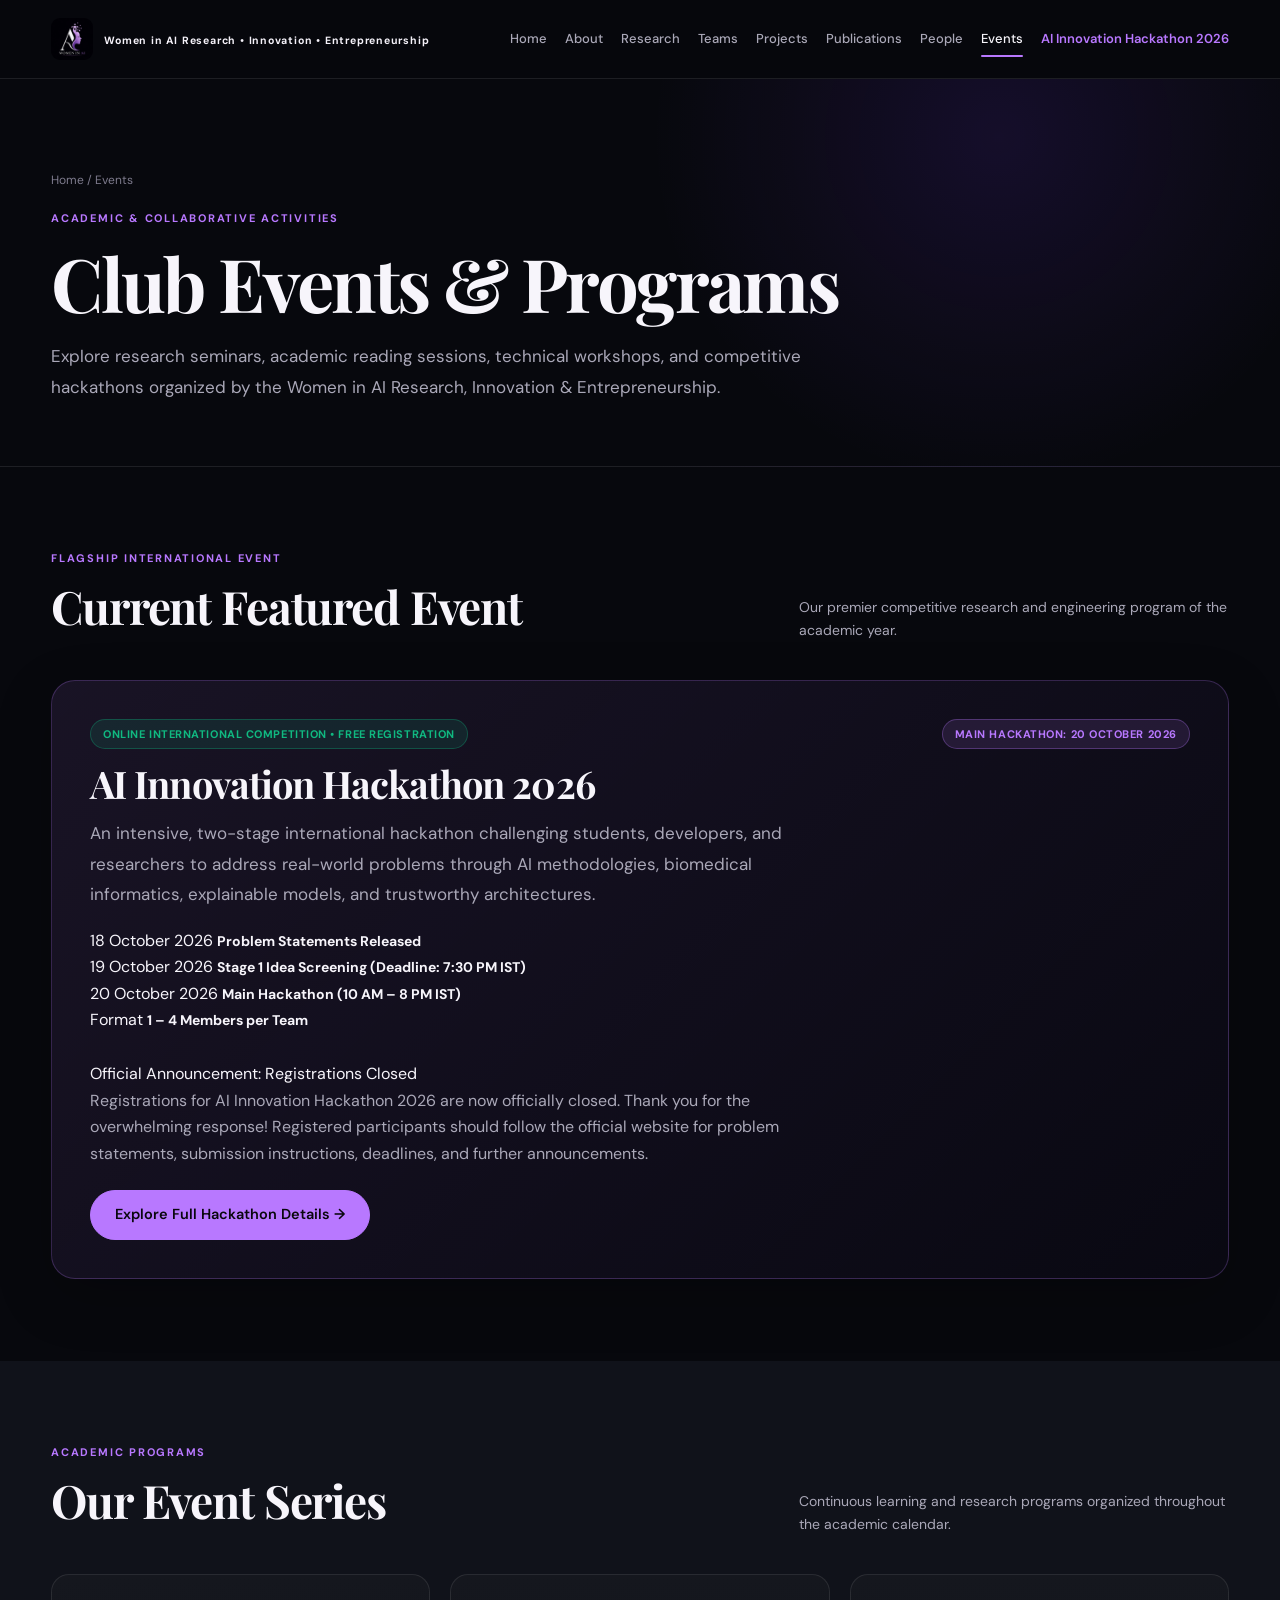
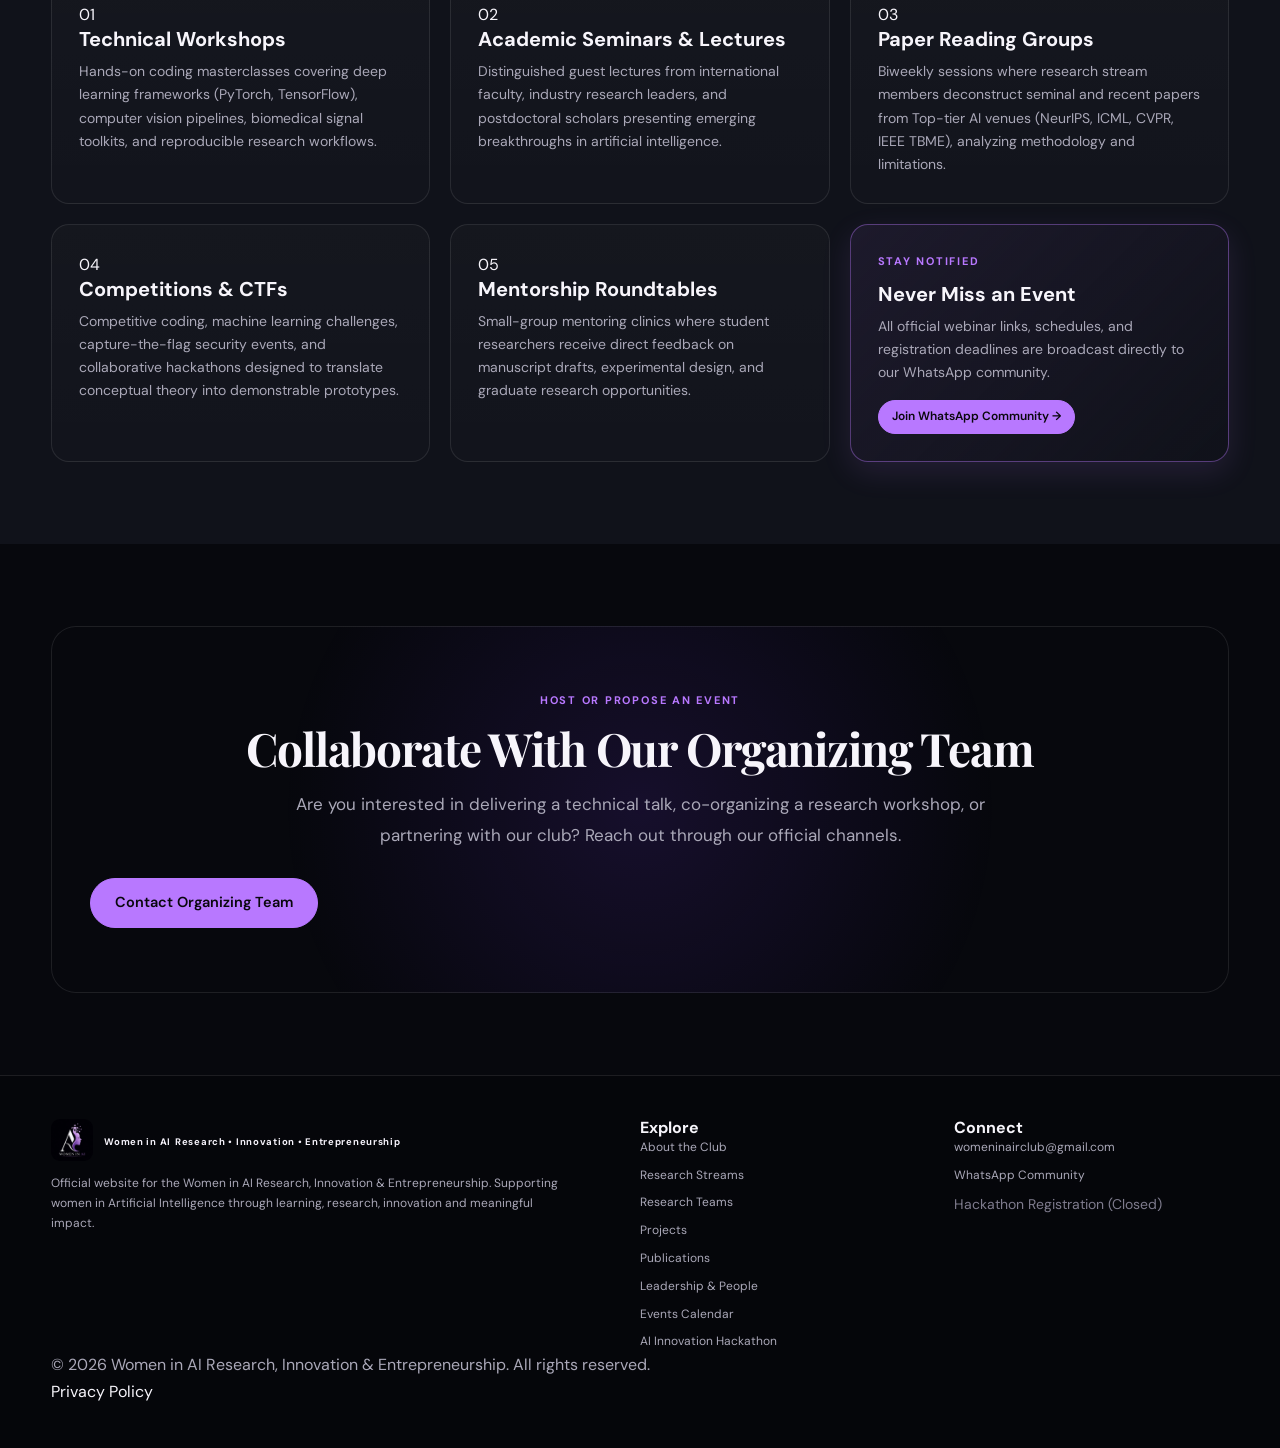
<file: events.html>
<!doctype html>
<html lang="en">
<head>
 <meta charset="utf-8">
 <meta name="viewport" content="width=device-width,initial-scale=1">
 <title>Events &amp; Programs | Women in AI Research, Innovation &amp; Entrepreneurship</title>
 <meta name="description" content="Events, academic seminars, research workshops, reading groups, and international hackathons organized by the Women in AI Research, Innovation &amp; Entrepreneurship.">
 <link rel="icon" href="assets/logo.png">
 <link rel="stylesheet" href="css/style.css">
 <link rel="canonical" href="https://womeninairclub.github.io/women-in-ai-research-club/events.html">
 <meta property="og:title" content="Events &amp; Programs | Women in AI Research, Innovation &amp; Entrepreneurship">
 <meta property="og:description" content="Explore upcoming events, research reading groups, and the official AI Innovation Hackathon 2026.">
 <meta property="og:type" content="website">
 <meta property="og:image" content="https://womeninairclub.github.io/women-in-ai-research-club/assets/logo.png">
</head>
<body>

<!-- SITE HEADER -->
<header class="site-header">
 <div class="container nav-inner">
 <a class="brand" href="index.html" aria-label="Women in AI Research, Innovation &amp; Entrepreneurship Home">
 <img src="assets/logo.png" alt="Women in AI Research, Innovation &amp; Entrepreneurship logo">
 <div class="brand-text">
 <span class="brand-title">Women in AI</span>
 <span class="brand-sub">Research • Innovation • Entrepreneurship</span>
 </div>
 </a>

 <button class="menu" aria-label="Open navigation" aria-expanded="false">☰</button>

 <nav class="navlinks" aria-label="Primary navigation">
 <a href="index.html">Home</a>
 <a href="about.html">About</a>
 <a href="research.html">Research</a>
 <a href="teams.html">Teams</a>
 <a href="projects.html">Projects</a>
 <a href="publications.html">Publications</a>
 <a href="people.html">People</a>
 <a href="events.html" class="active">Events</a>
 <a href="hackathon.html" class="nav-hackathon">AI Innovation Hackathon 2026</a>
 
 </nav>
 </div>
</header>

<main>

 <!-- PAGE HERO -->
 <section class="page-hero">
 <div class="container">
 <div class="breadcrumb">
 <a href="index.html">Home</a> / Events
 </div>
 <div class="eyebrow">Academic &amp; Collaborative Activities</div>
 <h1>Club Events &amp; Programs</h1>
 <p class="lead">
 Explore research seminars, academic reading sessions, technical workshops, and competitive hackathons organized by the Women in AI Research, Innovation &amp; Entrepreneurship.
 </p>
 </div>
 </section>

 <!-- FEATURED FLAGSHIP EVENT: AI INNOVATION HACKATHON 2026 -->
 <section class="section">
 <div class="container">
 <div class="section-head">
 <div>
 <div class="eyebrow">Flagship International Event</div>
 <h2>Current Featured Event</h2>
 </div>
 <p>Our premier competitive research and engineering program of the academic year.</p>
 </div>

 <div class="featured-event">
 <div style="display:flex;align-items:center;justify-content:space-between;flex-wrap:wrap;gap:12px;margin-bottom:12px">
 <span class="status-pill selected">Online International Competition • Free Registration</span>
 <span class="status-pill submitted">Main Hackathon: 20 October 2026</span>
 </div>

 <h2 style="font-size:clamp(26px,4vw,38px);margin-bottom:12px">
 AI Innovation Hackathon 2026
 </h2>

 <p class="lead" style="margin-bottom:18px">
 An intensive, two-stage international hackathon challenging students, developers, and researchers to address real-world problems through AI methodologies, biomedical informatics, explainable models, and trustworthy architectures.
 </p>

 <!-- MILESTONE STRIP -->
 <div class="hack-meta-strip" style="margin-top:0;margin-bottom:28px">
 <div>
 <span>18 October 2026</span>
 <strong style="font-size:14px">Problem Statements Released</strong>
 </div>
 <div>
 <span>19 October 2026</span>
 <strong style="font-size:14px">Stage 1 Idea Screening (Deadline: 7:30 PM IST)</strong>
 </div>
 <div>
 <span>20 October 2026</span>
 <strong style="font-size:14px">Main Hackathon (10 AM – 8 PM IST)</strong>
 </div>
 <div>
 <span>Format</span>
 <strong style="font-size:14px">1 – 4 Members per Team</strong>
 </div>
 </div>

 <div class="reg-closed-announcement" role="status" aria-live="polite" style="margin-bottom:20px">
 <div class="reg-closed-title">Official Announcement: Registrations Closed</div>
 <p class="reg-closed-text">
 Registrations for AI Innovation Hackathon 2026 are now officially closed. Thank you for the overwhelming response! Registered participants should follow the official website for problem statements, submission instructions, deadlines, and further announcements.
 </p>
 </div>

 <div class="button-row">
 <a class="btn primary lg" href="hackathon.html">
 Explore Full Hackathon Details →
 </a>
 
 
 
 
 </div>
 </div>
 </div>
 </section>

 <!-- EVENT CATEGORIES -->
 <section class="section alt">
 <div class="container">
 <div class="section-head">
 <div>
 <div class="eyebrow">Academic Programs</div>
 <h2>Our Event Series</h2>
 </div>
 <p>Continuous learning and research programs organized throughout the academic calendar.</p>
 </div>

 <div class="grid grid-3">
 <!-- CATEGORY 1 -->
 <div class="card">
 <div class="icon">01</div>
 <h3>Technical Workshops</h3>
 <p>
 Hands-on coding masterclasses covering deep learning frameworks (PyTorch, TensorFlow), computer vision pipelines, biomedical signal toolkits, and reproducible research workflows.
 </p>
 </div>

 <!-- CATEGORY 2 -->
 <div class="card">
 <div class="icon">02</div>
 <h3>Academic Seminars &amp; Lectures</h3>
 <p>
 Distinguished guest lectures from international faculty, industry research leaders, and postdoctoral scholars presenting emerging breakthroughs in artificial intelligence.
 </p>
 </div>

 <!-- CATEGORY 3 -->
 <div class="card">
 <div class="icon">03</div>
 <h3>Paper Reading Groups</h3>
 <p>
 Biweekly sessions where research stream members deconstruct seminal and recent papers from Top-tier AI venues (NeurIPS, ICML, CVPR, IEEE TBME), analyzing methodology and limitations.
 </p>
 </div>

 <!-- CATEGORY 4 -->
 <div class="card">
 <div class="icon">04</div>
 <h3>Competitions &amp; CTFs</h3>
 <p>
 Competitive coding, machine learning challenges, capture-the-flag security events, and collaborative hackathons designed to translate conceptual theory into demonstrable prototypes.
 </p>
 </div>

 <!-- CATEGORY 5 -->
 <div class="card">
 <div class="icon">05</div>
 <h3>Mentorship Roundtables</h3>
 <p>
 Small-group mentoring clinics where student researchers receive direct feedback on manuscript drafts, experimental design, and graduate research opportunities.
 </p>
 </div>

 <!-- CATEGORY 6 -->
 <div class="card highlighted" style="display:flex;flex-direction:column;justify-content:center">
 <div class="eyebrow">Stay Notified</div>
 <h3>Never Miss an Event</h3>
 <p style="margin-bottom:16px">
 All official webinar links, schedules, and registration deadlines are broadcast directly to our WhatsApp community.
 </p>
 <div>
 <a href="https://chat.whatsapp.com/DsJeBSmTsD1FaE4n0elSIj" target="_blank" rel="noopener" class="btn sm primary">
 Join WhatsApp Community →
 </a>
 </div>
 </div>
 </div>
 </div>
 </section>

 <!-- CTA -->
 <section class="section">
 <div class="container">
 <div class="cta">
 <div class="eyebrow">Host or Propose an Event</div>
 <h2>Collaborate With Our Organizing Team</h2>
 <p class="lead">
 Are you interested in delivering a technical talk, co-organizing a research workshop, or partnering with our club? Reach out through our official channels.
 </p>
 <div class="hero-actions">
 <a class="btn primary lg" href="contact.html">Contact Organizing Team</a>
 
 </div>
 </div>
 </div>
 </section>

</main>

<!-- FOOTER -->
<footer>
 <div class="container footer-grid">
 <div class="footer-brand">
 <a class="brand" href="index.html">
 <img src="assets/logo.png" alt="Women in AI logo">
 <div class="brand-text">
 <span class="brand-title">Women in AI</span>
 <span class="brand-sub">Research • Innovation • Entrepreneurship</span>
 </div>
 </a>
 <p>
 Official website for the Women in AI Research, Innovation &amp; Entrepreneurship. Supporting women in Artificial Intelligence through learning, research, innovation and meaningful impact.
 </p>
 </div>

 <div class="footer-col">
 <h4>Explore</h4>
 <div class="footer-links">
 <a href="about.html">About the Club</a>
 <a href="research.html">Research Streams</a>
 <a href="teams.html">Research Teams</a>
 <a href="projects.html">Projects</a>
 <a href="publications.html">Publications</a>
 <a href="people.html">Leadership &amp; People</a>
 <a href="events.html">Events Calendar</a>
 <a href="hackathon.html">AI Innovation Hackathon</a>
 
 </div>
 </div>

 <div class="footer-col">
 <h4>Connect</h4>
 <div class="footer-links">
 <a href="mailto:womeninairclub@gmail.com">womeninairclub@gmail.com</a>
 <a href="https://chat.whatsapp.com/DsJeBSmTsD1FaE4n0elSIj" target="_blank" rel="noopener">WhatsApp Community</a>
 
 <span class="footer-link-disabled" style="color:var(--muted-2);cursor:not-allowed;font-size:14px">Hackathon Registration (Closed)</span>
 </div>
 </div>
 </div>

 <div class="container footer-bottom">
 <p>© <span data-year>2026</span> Women in AI Research, Innovation &amp; Entrepreneurship. All rights reserved.</p>
 <div>
 <a href="privacy.html">Privacy Policy</a>
 </div>
 </div>
</footer>

<script src="js/main.js"></script>
</body>
</html>
</file>
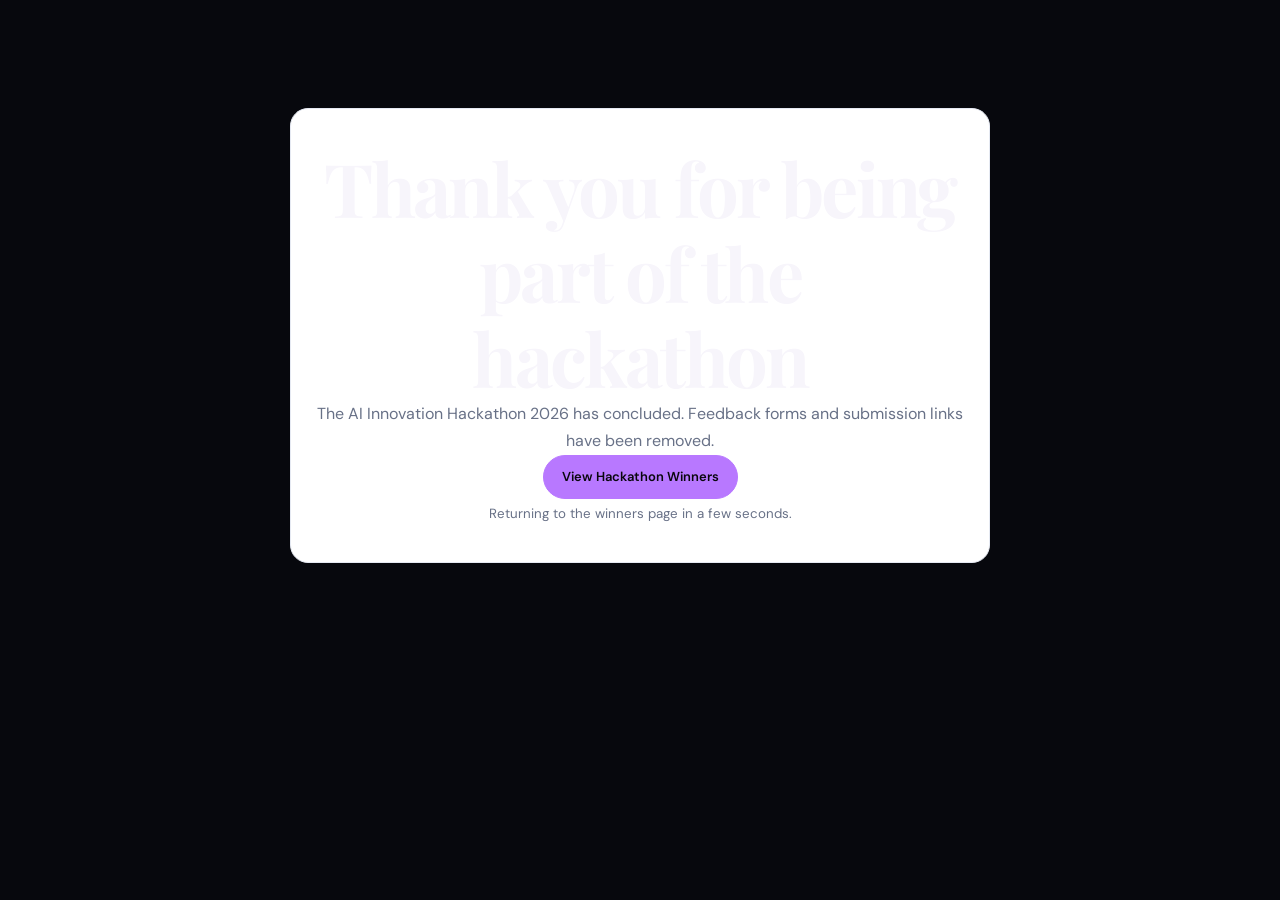
<file: feedback.html>
<!doctype html><html lang="en"><head><meta charset="utf-8"><meta name="viewport" content="width=device-width,initial-scale=1"><meta http-equiv="refresh" content="5;url=hackathon.html"><title>Thank you for being part of the hackathon | Women in AI</title><link rel="stylesheet" href="css/style.css"><style>.notice{max-width:700px;margin:12vh auto;padding:36px 24px;text-align:center;background:#fff;border:1px solid #e5e9f2;border-radius:18px}.notice p{color:#687187;line-height:1.7}</style></head><body><main class="container notice"><h1>Thank you for being part of the hackathon</h1><p>The AI Innovation Hackathon 2026 has concluded. Feedback forms and submission links have been removed.</p><p><a class="btn primary" href="hackathon.html">View Hackathon Winners</a></p><p><small>Returning to the winners page in a few seconds.</small></p></main><script>setTimeout(function(){window.location.replace('hackathon.html')},5000)</script></body></html>
</file>
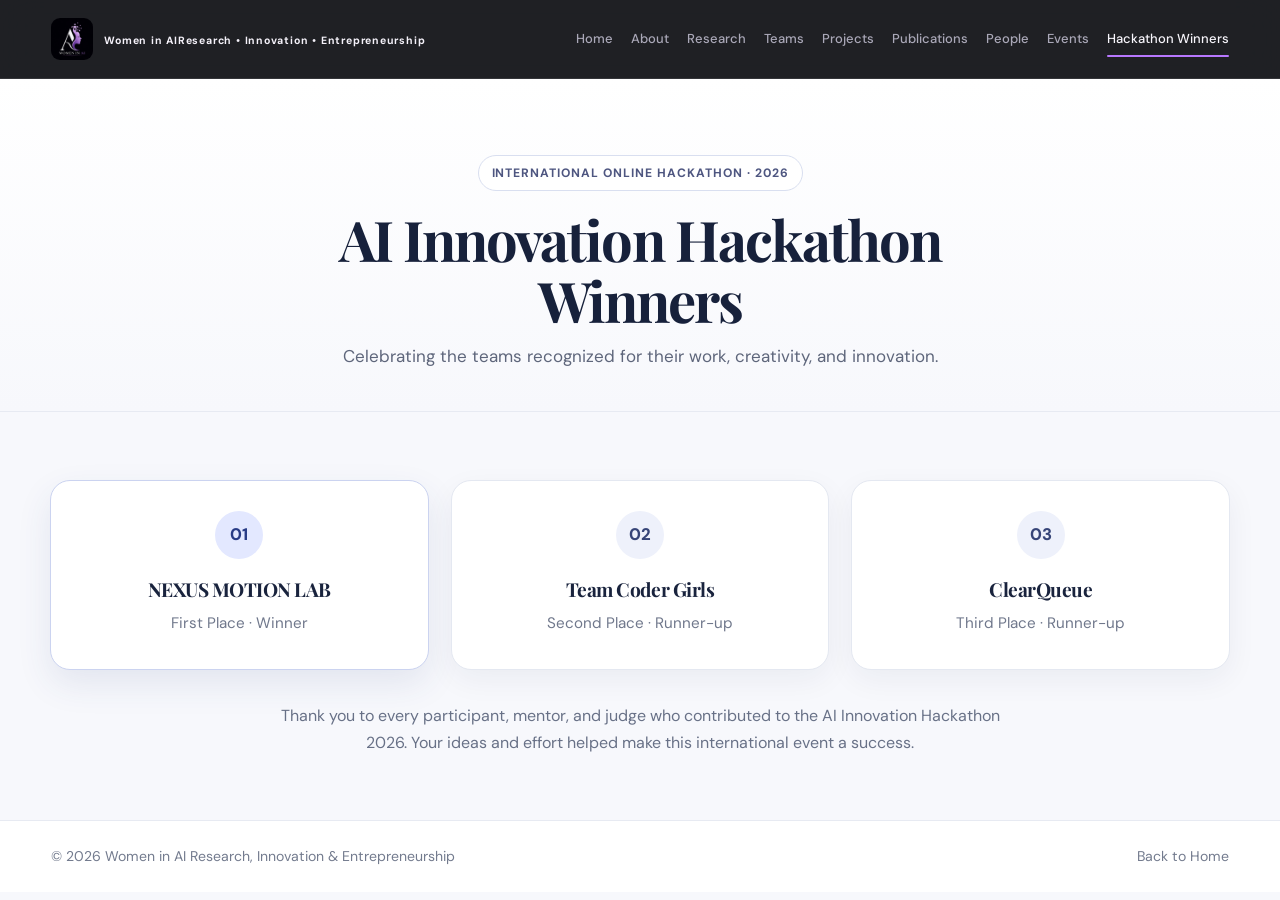
<file: hackathon.html>
<!doctype html>
<html lang="en">
<head>
  <meta charset="utf-8">
  <meta name="viewport" content="width=device-width, initial-scale=1">
  <title>AI Innovation Hackathon 2026 — Winners | Women in AI</title>
  <meta name="description" content="Official winners of the AI Innovation Hackathon 2026, hosted by Women in AI Research, Innovation & Entrepreneurship.">
  <meta name="theme-color" content="#f7f8fc">
  <link rel="icon" href="assets/logo.png">
  <link rel="stylesheet" href="css/style.css">
  <link rel="canonical" href="https://womeninairclub.github.io/women-in-ai-research-club/hackathon.html">
  <style>
    body { background:#f7f8fc; }
    .winners-hero { padding:76px 0 42px; text-align:center; background:linear-gradient(180deg,#fff 0%,#f7f8fc 100%); border-bottom:1px solid #e7eaf2; }
    .winners-kicker { display:inline-block; padding:7px 13px; border:1px solid #d9dff0; border-radius:999px; color:#4e5680; background:#fff; font-size:.76rem; font-weight:700; letter-spacing:.08em; text-transform:uppercase; }
    .winners-hero h1 { margin:18px auto 12px; max-width:850px; font-size:clamp(2.15rem,5vw,3.6rem); line-height:1.1; color:#17213b; }
    .winners-hero .lead { max-width:720px; margin:0 auto; color:#5e667b; }
    .winners-section { padding:42px 0 76px; }
    .winners-grid { display:grid; grid-template-columns:repeat(3,minmax(0,1fr)); gap:20px; margin-top:28px; }
    .winner-card { position:relative; display:flex; flex-direction:column; align-items:center; text-align:center; padding:30px 22px; min-height:215px; background:#fff; border:1px solid #e4e8f1; border-radius:20px; box-shadow:0 10px 30px rgba(27,39,75,.055); }
    .winner-rank { display:grid; place-items:center; width:48px; height:48px; margin-bottom:18px; border-radius:50%; background:#eef1fb; color:#374578; font-weight:800; font-size:1.05rem; }
    .winner-card h2 { margin:0 0 8px; color:#19233d; font-size:1.28rem; }
    .winner-card p { margin:0; color:#70788c; font-size:.95rem; }
    .winner-card.first { border-color:#cbd3f0; box-shadow:0 14px 34px rgba(53,68,130,.10); }
    .winner-card.first .winner-rank { background:#e3e8ff; color:#293c86; }
    .closing-note { max-width:750px; margin:32px auto 0; text-align:center; color:#687187; line-height:1.7; }
    .site-footer-simple { padding:24px 0; border-top:1px solid #e7eaf2; background:#fff; color:#737b8e; font-size:.88rem; }
    .site-footer-simple .container { display:flex; justify-content:space-between; gap:12px; flex-wrap:wrap; }
    @media(max-width:760px) { .winners-grid { grid-template-columns:1fr; } .winners-hero { padding-top:54px; } .winner-card { min-height:0; } }

    /* Winners page polish: balanced spacing, no clipping, and responsive cards */
    html { scroll-behavior: smooth; }
    body { min-width: 320px; overflow-x: hidden; }
    .winners-hero { padding: clamp(48px, 6vw, 76px) 20px 40px; }
    .winners-hero .container, .winners-section .container { width: min(100% - 40px, 1180px); margin-inline: auto; }
    .winners-hero h1 { font-size: clamp(2rem, 4.5vw, 3.5rem); line-height: 1.08; text-wrap: balance; }
    .winners-hero .lead { line-height: 1.7; }
    .winners-section { padding: clamp(32px, 5vw, 52px) 0 64px; }
    .winners-grid { align-items: stretch; gap: clamp(14px, 1.8vw, 22px); margin-top: 16px; }
    .winner-card { min-width: 0; min-height: 190px; padding: clamp(22px, 3vw, 30px) 18px; overflow-wrap: anywhere; }
    .winner-card h2 { line-height: 1.35; font-size: clamp(1.05rem, 1.5vw, 1.28rem); }
    .winner-card p { line-height: 1.6; }
    .closing-note { padding-inline: 12px; }
    /* The finished winners page does not need a floating feedback widget. */
    .feedback-fab, #feedback-fab, .floating-feedback, .feedback-button,
    #floating-feedback-button, [data-feedback-widget], .feedback-widget,
    .feedback-trigger, .floating-feedback-button { display: none !important; }
    @media (max-width: 900px) {
      .winners-grid { grid-template-columns: repeat(2, minmax(0, 1fr)); }
      .winner-card:first-child { grid-column: 1 / -1; }
    }
    @media (max-width: 600px) {
      .winners-hero { padding: 42px 16px 30px; }
      .winners-hero .container, .winners-section .container { width: min(100% - 28px, 1180px); }
      .winners-kicker { max-width: 100%; font-size: .68rem; letter-spacing: .05em; }
      .winners-hero h1 { margin-top: 16px; }
      .winners-grid { grid-template-columns: 1fr; gap: 14px; }
      .winner-card:first-child { grid-column: auto; }
      .winner-card { min-height: auto; padding: 24px 18px; }
      .site-footer-simple .container { justify-content: center; text-align: center; }
    }
  </style>
</head>
<body>
<header class="site-header">
  <div class="container nav-inner">
    <a class="brand" href="index.html" aria-label="Women in AI home">
      <img src="assets/logo.png" alt="Women in AI logo">
      <div class="brand-text"><span class="brand-title">Women in AI</span><span class="brand-sub">Research • Innovation • Entrepreneurship</span></div>
    </a>
    <button class="menu" aria-label="Open navigation" aria-expanded="false">☰</button>
    <nav class="navlinks" aria-label="Primary navigation">
      <a href="index.html">Home</a><a href="about.html">About</a><a href="research.html">Research</a><a href="teams.html">Teams</a><a href="projects.html">Projects</a><a href="publications.html">Publications</a><a href="people.html">People</a><a href="events.html">Events</a><a href="hackathon.html" class="active">Hackathon Winners</a>
    </nav>
  </div>
</header>
<main>
  <section class="winners-hero">
    <div class="container">
      <span class="winners-kicker">International Online Hackathon · 2026</span>
      <h1>AI Innovation Hackathon<br>Winners</h1>
      <p class="lead">Celebrating the teams recognized for their work, creativity, and innovation.</p>
    </div>
  </section>
  <section class="winners-section">
    <div class="container">
      <div class="winners-grid" aria-label="Hackathon winners">
        <article class="winner-card first"><span class="winner-rank">01</span><h2>NEXUS MOTION LAB</h2><p>First Place · Winner</p></article>
        <article class="winner-card"><span class="winner-rank">02</span><h2>Team Coder Girls</h2><p>Second Place · Runner-up</p></article>
        <article class="winner-card"><span class="winner-rank">03</span><h2>ClearQueue</h2><p>Third Place · Runner-up</p></article>
      </div>
      <p class="closing-note">Thank you to every participant, mentor, and judge who contributed to the AI Innovation Hackathon 2026. Your ideas and effort helped make this international event a success.</p>
    </div>
  </section>
</main>
<footer class="site-footer-simple"><div class="container"><span>© <span data-year></span> Women in AI Research, Innovation &amp; Entrepreneurship</span><a href="index.html">Back to Home</a></div></footer>
<script src="js/main.js"></script>
</body>
</html>
</file>
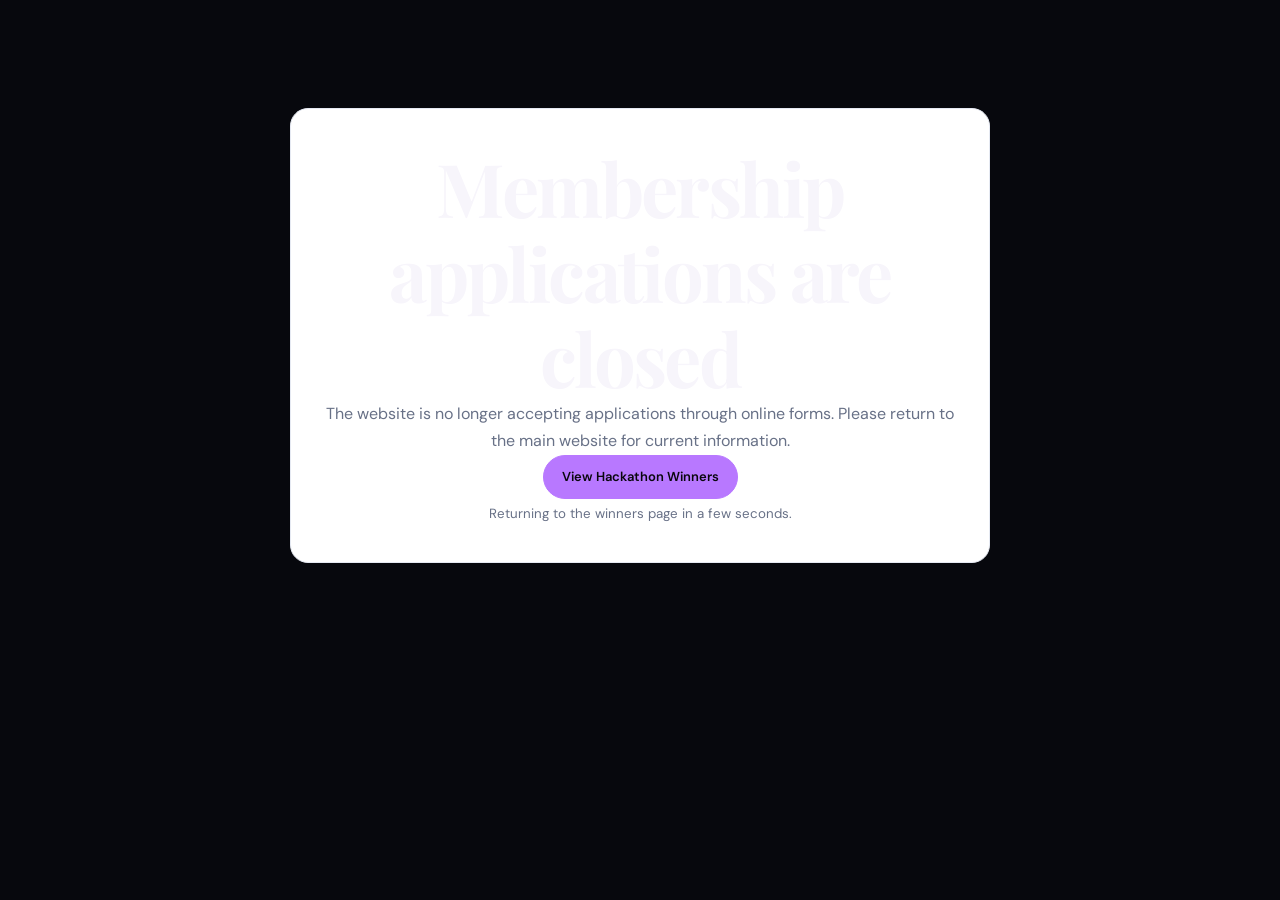
<file: join.html>
<!doctype html><html lang="en"><head><meta charset="utf-8"><meta name="viewport" content="width=device-width,initial-scale=1"><meta http-equiv="refresh" content="5;url=hackathon.html"><title>Membership applications are closed | Women in AI</title><link rel="stylesheet" href="css/style.css"><style>.notice{max-width:700px;margin:12vh auto;padding:36px 24px;text-align:center;background:#fff;border:1px solid #e5e9f2;border-radius:18px}.notice p{color:#687187;line-height:1.7}</style></head><body><main class="container notice"><h1>Membership applications are closed</h1><p>The website is no longer accepting applications through online forms. Please return to the main website for current information.</p><p><a class="btn primary" href="hackathon.html">View Hackathon Winners</a></p><p><small>Returning to the winners page in a few seconds.</small></p></main><script>setTimeout(function(){window.location.replace('hackathon.html')},5000)</script></body></html>
</file>
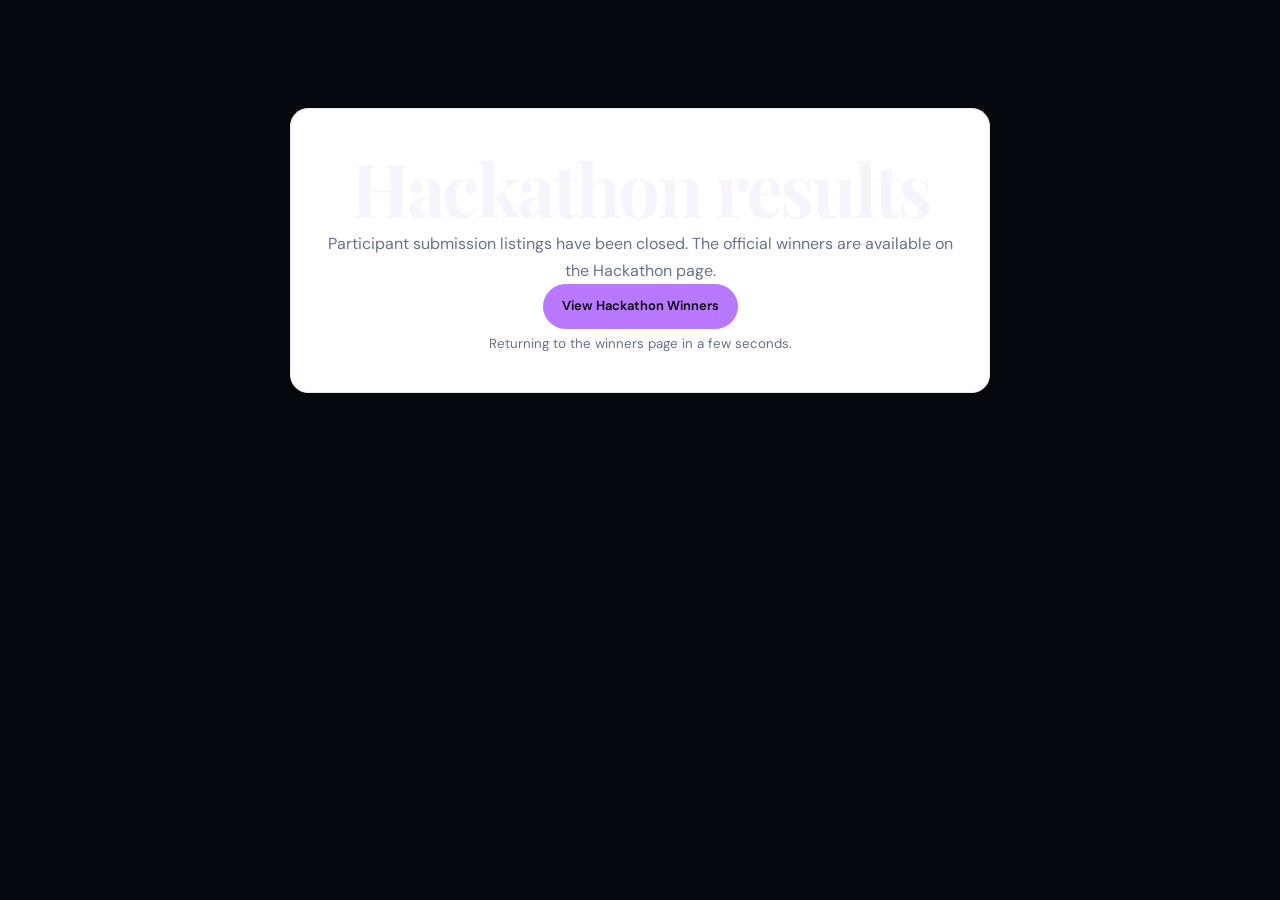
<file: participants.html>
<!doctype html><html lang="en"><head><meta charset="utf-8"><meta name="viewport" content="width=device-width,initial-scale=1"><meta http-equiv="refresh" content="5;url=hackathon.html"><title>Hackathon results | Women in AI</title><link rel="stylesheet" href="css/style.css"><style>.notice{max-width:700px;margin:12vh auto;padding:36px 24px;text-align:center;background:#fff;border:1px solid #e5e9f2;border-radius:18px}.notice p{color:#687187;line-height:1.7}</style></head><body><main class="container notice"><h1>Hackathon results</h1><p>Participant submission listings have been closed. The official winners are available on the Hackathon page.</p><p><a class="btn primary" href="hackathon.html">View Hackathon Winners</a></p><p><small>Returning to the winners page in a few seconds.</small></p></main><script>setTimeout(function(){window.location.replace('hackathon.html')},5000)</script></body></html>
</file>
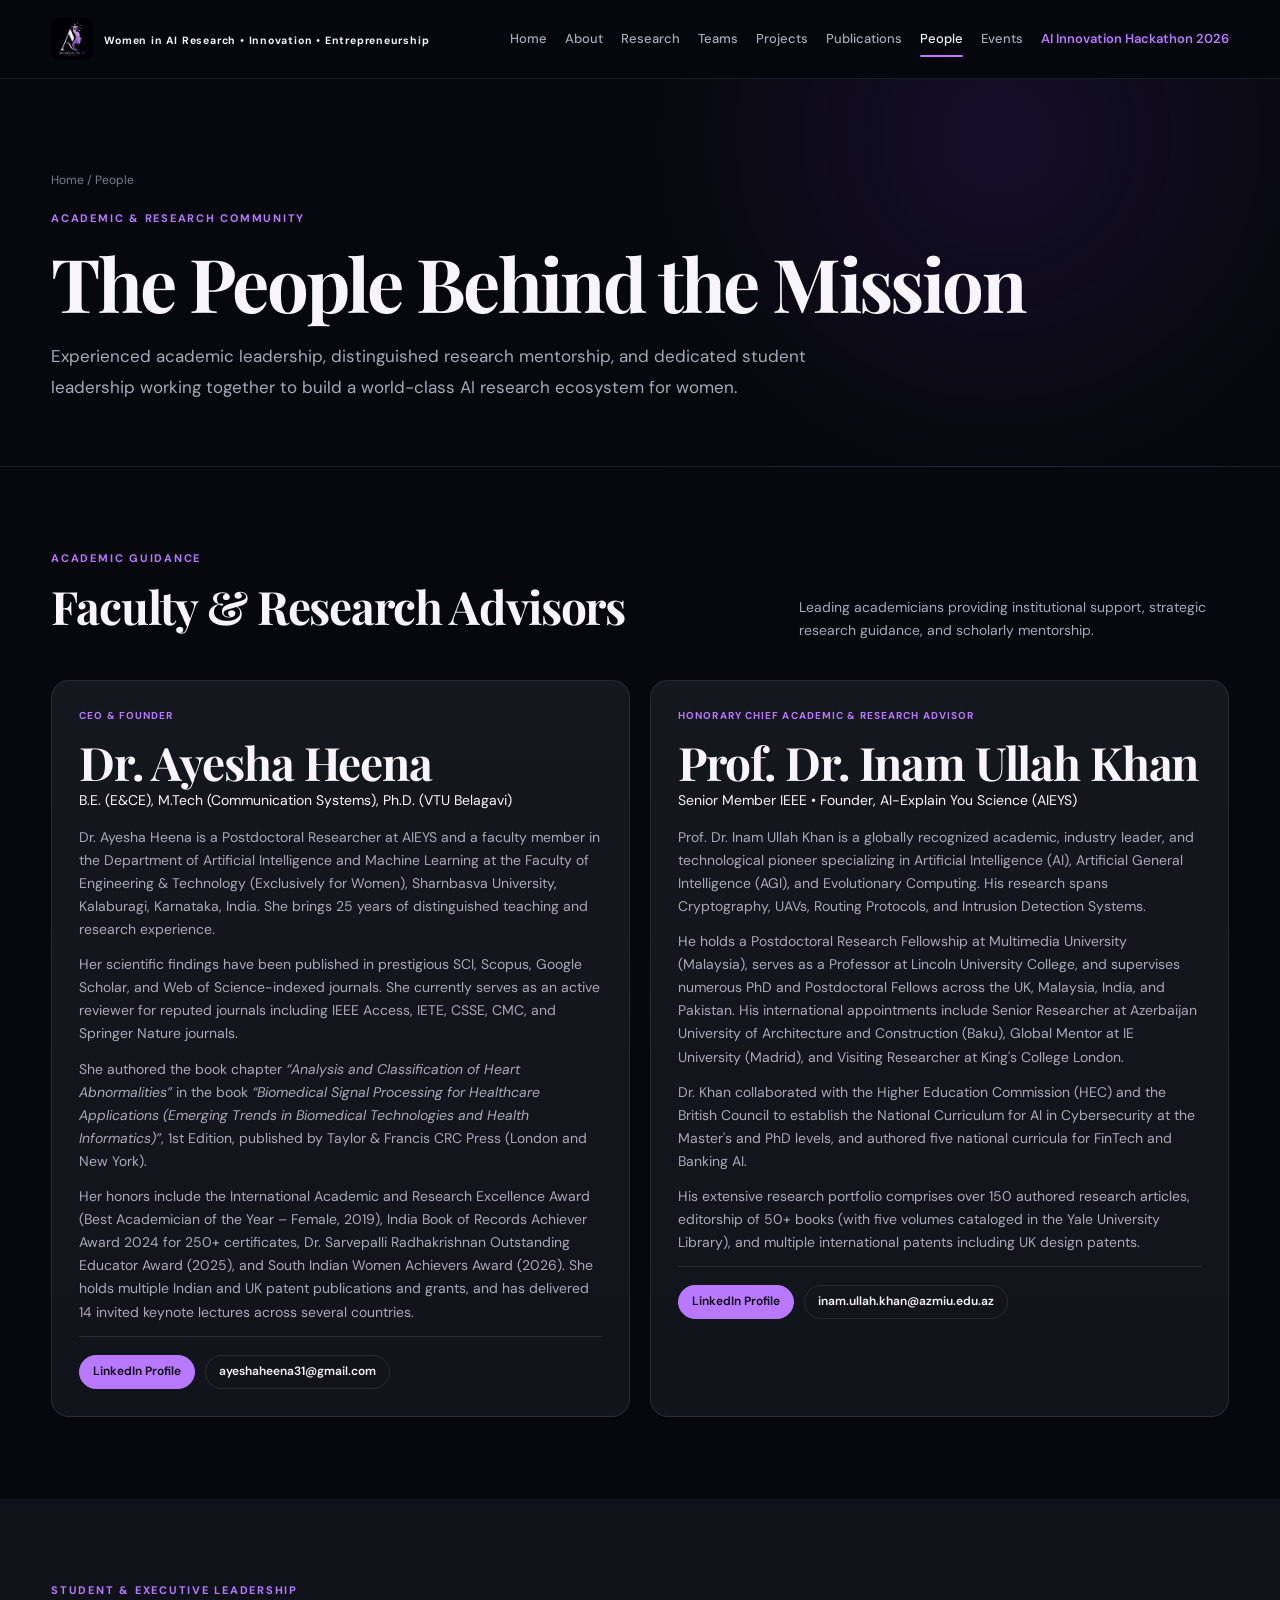
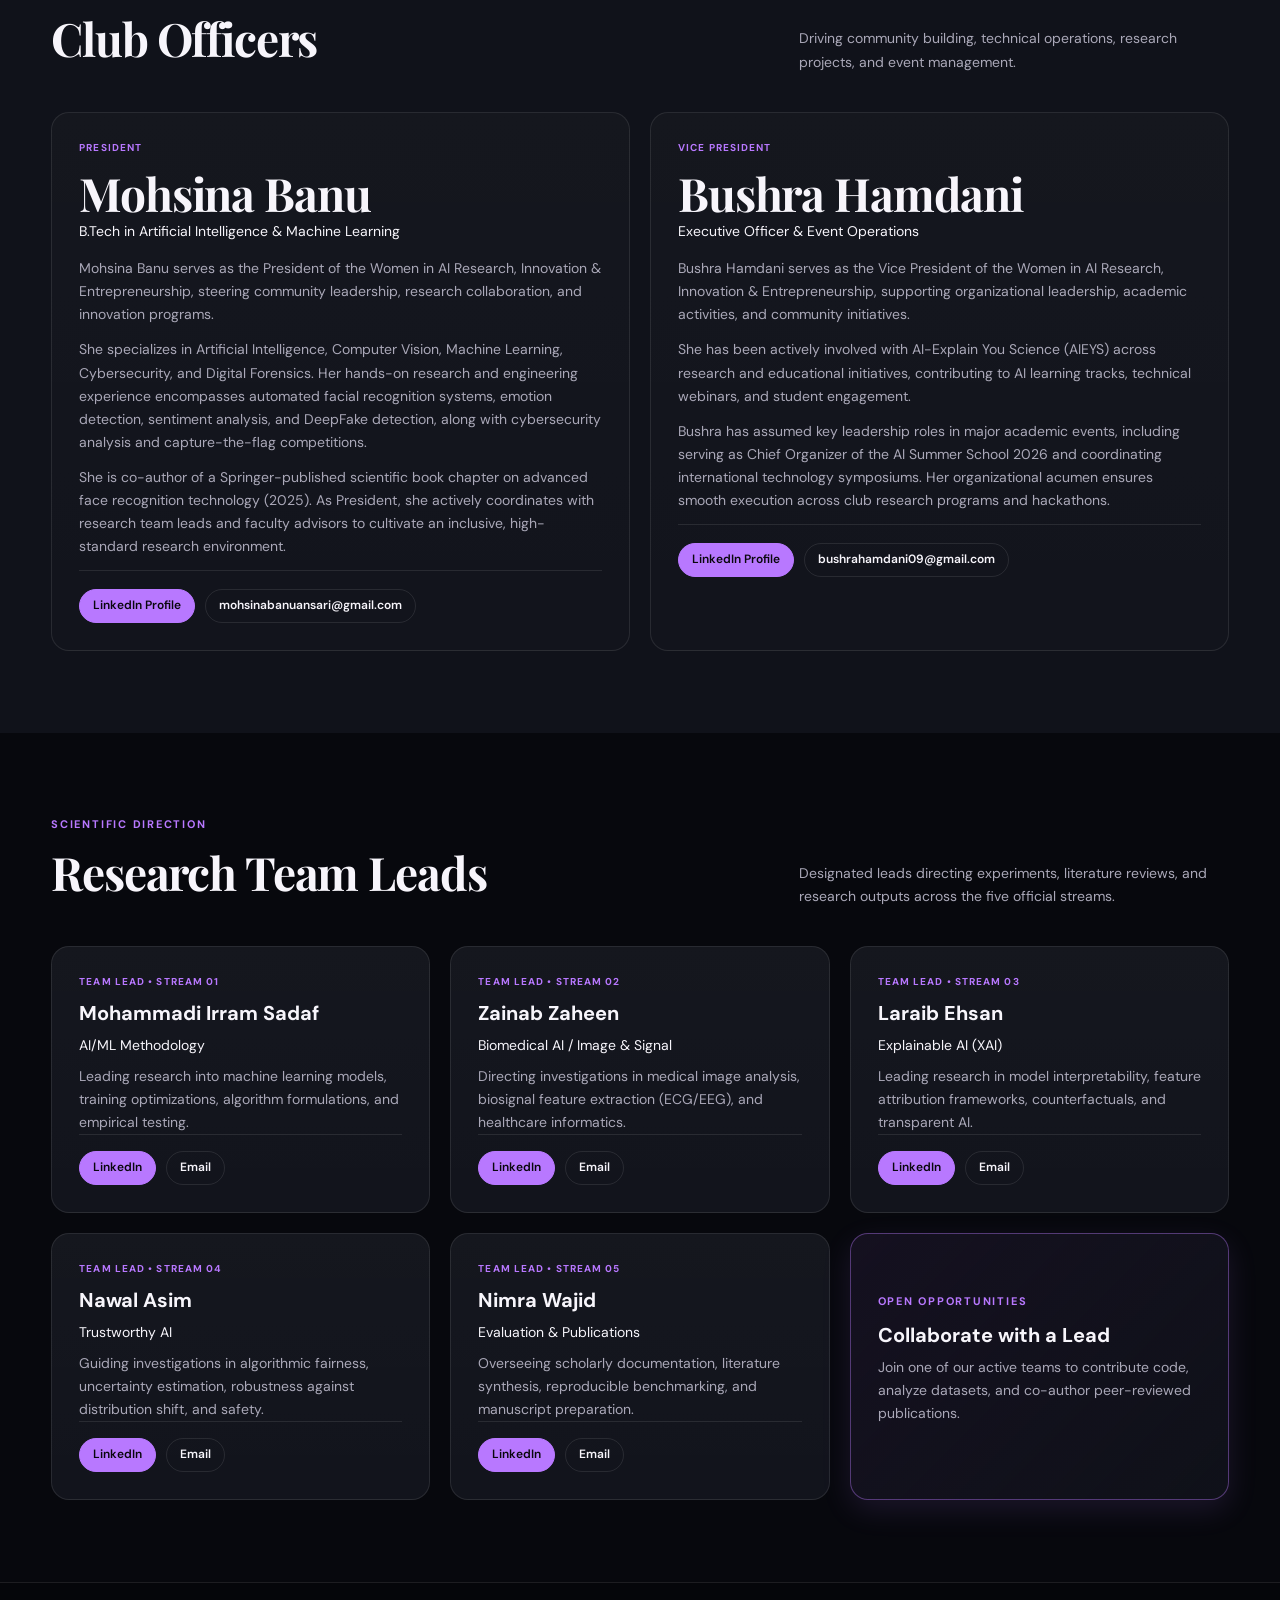
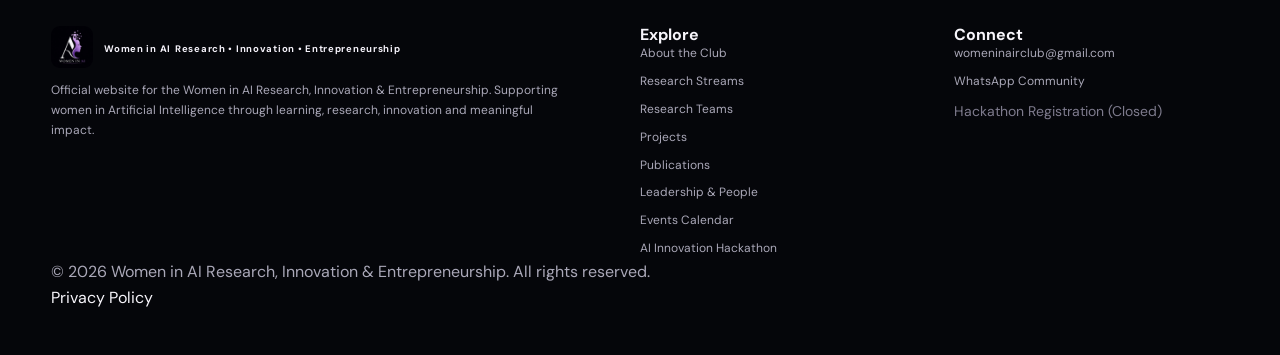
<file: people.html>
<!doctype html>
<html lang="en">
<head>
 <meta charset="utf-8">
 <meta name="viewport" content="width=device-width,initial-scale=1">
 <title>Leadership &amp; People | Women in AI Research, Innovation &amp; Entrepreneurship</title>
 <meta name="description" content="Meet the leadership, faculty advisors, and research team leads of the Women in AI Research, Innovation &amp; Entrepreneurship.">
 <link rel="icon" href="assets/logo.png">
 <link rel="stylesheet" href="css/style.css">
 <link rel="canonical" href="https://womeninairclub.github.io/women-in-ai-research-club/people.html">
 <meta property="og:title" content="Leadership &amp; People | Women in AI Research, Innovation &amp; Entrepreneurship">
 <meta property="og:description" content="Academic leadership, research guidance, and student executives behind the Women in AI Research, Innovation &amp; Entrepreneurship.">
 <meta property="og:type" content="website">
 <meta property="og:image" content="https://womeninairclub.github.io/women-in-ai-research-club/assets/logo.png">
</head>
<body>

<!-- SITE HEADER -->
<header class="site-header">
 <div class="container nav-inner">
 <a class="brand" href="index.html" aria-label="Women in AI Research, Innovation &amp; Entrepreneurship Home">
 <img src="assets/logo.png" alt="Women in AI Research, Innovation &amp; Entrepreneurship logo">
 <div class="brand-text">
 <span class="brand-title">Women in AI</span>
 <span class="brand-sub">Research • Innovation • Entrepreneurship</span>
 </div>
 </a>

 <button class="menu" aria-label="Open navigation" aria-expanded="false">☰</button>

 <nav class="navlinks" aria-label="Primary navigation">
 <a href="index.html">Home</a>
 <a href="about.html">About</a>
 <a href="research.html">Research</a>
 <a href="teams.html">Teams</a>
 <a href="projects.html">Projects</a>
 <a href="publications.html">Publications</a>
 <a href="people.html" class="active">People</a>
 <a href="events.html">Events</a>
 <a href="hackathon.html" class="nav-hackathon">AI Innovation Hackathon 2026</a>
 
 </nav>
 </div>
</header>

<main>

 <!-- PAGE HERO -->
 <section class="page-hero">
 <div class="container">
 <div class="breadcrumb">
 <a href="index.html">Home</a> / People
 </div>
 <div class="eyebrow">Academic &amp; Research Community</div>
 <h1>The People Behind the Mission</h1>
 <p class="lead">
 Experienced academic leadership, distinguished research mentorship, and dedicated student leadership working together to build a world-class AI research ecosystem for women.
 </p>
 </div>
 </section>

 <!-- FACULTY & RESEARCH ADVISORS -->
 <section class="section" id="faculty-advisors">
 <div class="container">
 <div class="section-head">
 <div>
 <div class="eyebrow">Academic Guidance</div>
 <h2>Faculty &amp; Research Advisors</h2>
 </div>
 <p>Leading academicians providing institutional support, strategic research guidance, and scholarly mentorship.</p>
 </div>

 <div class="grid grid-2">

 <!-- DR. AYESHA HEENA -->
 <article class="card" id="ayesha-heena">
 <div class="role">CEO &amp; Founder</div>
 <h2>Dr. Ayesha Heena</h2>
 <p class="small-note" style="color:var(--purple-light);margin-bottom:14px">
 B.E. (E&amp;CE), M.Tech (Communication Systems), Ph.D. (VTU Belagavi)
 </p>

 <p style="margin-bottom:12px">
 Dr. Ayesha Heena is a Postdoctoral Researcher at AIEYS and a faculty member in the Department of Artificial Intelligence and Machine Learning at the Faculty of Engineering &amp; Technology (Exclusively for Women), Sharnbasva University, Kalaburagi, Karnataka, India. She brings 25 years of distinguished teaching and research experience.
 </p>

 <p style="margin-bottom:12px">
 Her scientific findings have been published in prestigious SCI, Scopus, Google Scholar, and Web of Science-indexed journals. She currently serves as an active reviewer for reputed journals including IEEE Access, IETE, CSSE, CMC, and Springer Nature journals.
 </p>

 <p style="margin-bottom:12px">
 She authored the book chapter <em>“Analysis and Classification of Heart Abnormalities”</em> in the book <em>“Biomedical Signal Processing for Healthcare Applications (Emerging Trends in Biomedical Technologies and Health Informatics)”</em>, 1st Edition, published by Taylor &amp; Francis CRC Press (London and New York).
 </p>

 <p style="margin-bottom:12px">
 Her honors include the International Academic and Research Excellence Award (Best Academician of the Year – Female, 2019), India Book of Records Achiever Award 2024 for 250+ certificates, Dr. Sarvepalli Radhakrishnan Outstanding Educator Award (2025), and South Indian Women Achievers Award (2026). She holds multiple Indian and UK patent publications and grants, and has delivered 14 invited keynote lectures across several countries.
 </p>

 <div style="margin-top:auto;padding-top:18px;border-top:1px solid var(--line)" class="button-row">
 <a class="btn primary sm" href="https://www.linkedin.com/in/dr-ayesha-heena-6b3b39368" target="_blank" rel="noopener">
 LinkedIn Profile
 </a>
 <a class="btn sm" href="mailto:ayeshaheena31@gmail.com">
 ayeshaheena31@gmail.com
 </a>
 </div>
 </article>

 <!-- PROF. DR. INAM ULLAH KHAN -->
 <article class="card" id="inam-ullah-khan">
 <div class="role">Honorary Chief Academic &amp; Research Advisor</div>
 <h2>Prof. Dr. Inam Ullah Khan</h2>
 <p class="small-note" style="color:var(--purple-light);margin-bottom:14px">
 Senior Member IEEE • Founder, AI-Explain You Science (AIEYS)
 </p>

 <p style="margin-bottom:12px">
 Prof. Dr. Inam Ullah Khan is a globally recognized academic, industry leader, and technological pioneer specializing in Artificial Intelligence (AI), Artificial General Intelligence (AGI), and Evolutionary Computing. His research spans Cryptography, UAVs, Routing Protocols, and Intrusion Detection Systems.
 </p>

 <p style="margin-bottom:12px">
 He holds a Postdoctoral Research Fellowship at Multimedia University (Malaysia), serves as a Professor at Lincoln University College, and supervises numerous PhD and Postdoctoral Fellows across the UK, Malaysia, India, and Pakistan. His international appointments include Senior Researcher at Azerbaijan University of Architecture and Construction (Baku), Global Mentor at IE University (Madrid), and Visiting Researcher at King's College London.
 </p>

 <p style="margin-bottom:12px">
 Dr. Khan collaborated with the Higher Education Commission (HEC) and the British Council to establish the National Curriculum for AI in Cybersecurity at the Master's and PhD levels, and authored five national curricula for FinTech and Banking AI.
 </p>

 <p style="margin-bottom:12px">
 His extensive research portfolio comprises over 150 authored research articles, editorship of 50+ books (with five volumes cataloged in the Yale University Library), and multiple international patents including UK design patents.
 </p>

 <div style="margin-top:auto;padding-top:18px;border-top:1px solid var(--line)" class="button-row">
 <a class="btn primary sm" href="https://www.linkedin.com/in/inam-ullah-khan-770b1174" target="_blank" rel="noopener">
 LinkedIn Profile
 </a>
 <a class="btn sm" href="mailto:inam.ullah.khan@azmiu.edu.az">
 inam.ullah.khan@azmiu.edu.az
 </a>
 </div>
 </article>

 </div>
 </div>
 </section>

 <!-- CLUB LEADERSHIP -->
 <section class="section alt" id="club-leadership">
 <div class="container">
 <div class="section-head">
 <div>
 <div class="eyebrow">Student &amp; Executive Leadership</div>
 <h2>Club Officers</h2>
 </div>
 <p>Driving community building, technical operations, research projects, and event management.</p>
 </div>

 <div class="grid grid-2">

 <!-- MOHSINA BANU -->
 <article class="card" id="mohsina-banu">
 <div class="role">President</div>
 <h2>Mohsina Banu</h2>
 <p class="small-note" style="color:var(--purple-light);margin-bottom:14px">
 B.Tech in Artificial Intelligence &amp; Machine Learning
 </p>

 <p style="margin-bottom:12px">
 Mohsina Banu serves as the President of the Women in AI Research, Innovation &amp; Entrepreneurship, steering community leadership, research collaboration, and innovation programs.
 </p>

 <p style="margin-bottom:12px">
 She specializes in Artificial Intelligence, Computer Vision, Machine Learning, Cybersecurity, and Digital Forensics. Her hands-on research and engineering experience encompasses automated facial recognition systems, emotion detection, sentiment analysis, and DeepFake detection, along with cybersecurity analysis and capture-the-flag competitions.
 </p>

 <p style="margin-bottom:12px">
 She is co-author of a Springer-published scientific book chapter on advanced face recognition technology (2025). As President, she actively coordinates with research team leads and faculty advisors to cultivate an inclusive, high-standard research environment.
 </p>

 <div style="margin-top:auto;padding-top:18px;border-top:1px solid var(--line)" class="button-row">
 <a class="btn primary sm" href="https://www.linkedin.com/in/mohsina-banu-cybersecurity-analyst" target="_blank" rel="noopener">
 LinkedIn Profile
 </a>
 <a class="btn sm" href="mailto:mohsinabanuansari@gmail.com">
 mohsinabanuansari@gmail.com
 </a>
 </div>
 </article>

 <!-- BUSHRA HAMDANI -->
 <article class="card" id="bushra-hamdani">
 <div class="role">Vice President</div>
 <h2>Bushra Hamdani</h2>
 <p class="small-note" style="color:var(--purple-light);margin-bottom:14px">
 Executive Officer &amp; Event Operations
 </p>

 <p style="margin-bottom:12px">
 Bushra Hamdani serves as the Vice President of the Women in AI Research, Innovation &amp; Entrepreneurship, supporting organizational leadership, academic activities, and community initiatives.
 </p>

 <p style="margin-bottom:12px">
 She has been actively involved with AI-Explain You Science (AIEYS) across research and educational initiatives, contributing to AI learning tracks, technical webinars, and student engagement.
 </p>

 <p style="margin-bottom:12px">
 Bushra has assumed key leadership roles in major academic events, including serving as Chief Organizer of the AI Summer School 2026 and coordinating international technology symposiums. Her organizational acumen ensures smooth execution across club research programs and hackathons.
 </p>

 <div style="margin-top:auto;padding-top:18px;border-top:1px solid var(--line)" class="button-row">
 <a class="btn primary sm" href="https://www.linkedin.com/in/bushra-hamdani-4a3b7a373/" target="_blank" rel="noopener">
 LinkedIn Profile
 </a>
 <a class="btn sm" href="mailto:bushrahamdani09@gmail.com">
 bushrahamdani09@gmail.com
 </a>
 </div>
 </article>

 </div>
 </div>
 </section>

 <!-- RESEARCH TEAM LEADS -->
 <section class="section" id="team-leads">
 <div class="container">
 <div class="section-head">
 <div>
 <div class="eyebrow">Scientific Direction</div>
 <h2>Research Team Leads</h2>
 </div>
 <p>Designated leads directing experiments, literature reviews, and research outputs across the five official streams.</p>
 </div>

 <div class="grid grid-3">

 <!-- MOHAMMADI IRRAM SADAF -->
 <div class="card">
 <div class="role">Team Lead • Stream 01</div>
 <h3>Mohammadi Irram Sadaf</h3>
 <p class="small-note" style="color:var(--purple-light);margin-bottom:8px">AI/ML Methodology</p>
 <p>
 Leading research into machine learning models, training optimizations, algorithm formulations, and empirical testing.
 </p>
 <div style="margin-top:auto;padding-top:16px;border-top:1px solid var(--line)" class="button-row">
 <a class="btn sm primary" href="https://www.linkedin.com/in/mohammadi-irram-sadaf" target="_blank" rel="noopener">LinkedIn</a>
 <a class="btn sm" href="mailto:mirramsadaf@gmail.com">Email</a>
 </div>
 </div>

 <!-- ZAINAB ZAHEEN -->
 <div class="card">
 <div class="role">Team Lead • Stream 02</div>
 <h3>Zainab Zaheen</h3>
 <p class="small-note" style="color:var(--purple-light);margin-bottom:8px">Biomedical AI / Image &amp; Signal</p>
 <p>
 Directing investigations in medical image analysis, biosignal feature extraction (ECG/EEG), and healthcare informatics.
 </p>
 <div style="margin-top:auto;padding-top:16px;border-top:1px solid var(--line)" class="button-row">
 <a class="btn sm primary" href="https://www.linkedin.com/in/zainab-zaheen-464486388" target="_blank" rel="noopener">LinkedIn</a>
 <a class="btn sm" href="mailto:xeynabhere@gmail.com">Email</a>
 </div>
 </div>

 <!-- LARAIB EHSAN -->
 <div class="card">
 <div class="role">Team Lead • Stream 03</div>
 <h3>Laraib Ehsan</h3>
 <p class="small-note" style="color:var(--purple-light);margin-bottom:8px">Explainable AI (XAI)</p>
 <p>
 Leading research in model interpretability, feature attribution frameworks, counterfactuals, and transparent AI.
 </p>
 <div style="margin-top:auto;padding-top:16px;border-top:1px solid var(--line)" class="button-row">
 <a class="btn sm primary" href="https://www.linkedin.com/in/laraib-ehsan-86480a400" target="_blank" rel="noopener">LinkedIn</a>
 <a class="btn sm" href="mailto:laraibehsan5@gmail.com">Email</a>
 </div>
 </div>

 <!-- NAWAL ASIM -->
 <div class="card">
 <div class="role">Team Lead • Stream 04</div>
 <h3>Nawal Asim</h3>
 <p class="small-note" style="color:var(--purple-light);margin-bottom:8px">Trustworthy AI</p>
 <p>
 Guiding investigations in algorithmic fairness, uncertainty estimation, robustness against distribution shift, and safety.
 </p>
 <div style="margin-top:auto;padding-top:16px;border-top:1px solid var(--line)" class="button-row">
 <a class="btn sm primary" href="https://www.linkedin.com/in/nawal-asim-a8744141a" target="_blank" rel="noopener">LinkedIn</a>
 <a class="btn sm" href="mailto:wics9891@gmail.com">Email</a>
 </div>
 </div>

 <!-- NIMRA WAJID -->
 <div class="card">
 <div class="role">Team Lead • Stream 05</div>
 <h3>Nimra Wajid</h3>
 <p class="small-note" style="color:var(--purple-light);margin-bottom:8px">Evaluation &amp; Publications</p>
 <p>
 Overseeing scholarly documentation, literature synthesis, reproducible benchmarking, and manuscript preparation.
 </p>
 <div style="margin-top:auto;padding-top:16px;border-top:1px solid var(--line)" class="button-row">
 <a class="btn sm primary" href="https://www.linkedin.com/in/nimra-wajid-7465b5429" target="_blank" rel="noopener">LinkedIn</a>
 <a class="btn sm" href="mailto:imnimra.wajid18@gmail.com">Email</a>
 </div>
 </div>

 <!-- JOIN A TEAM CARD -->
 <div class="card highlighted" style="display:flex;flex-direction:column;justify-content:center">
 <div class="eyebrow">Open Opportunities</div>
 <h3>Collaborate with a Lead</h3>
 <p style="margin-bottom:16px">
 Join one of our active teams to contribute code, analyze datasets, and co-author peer-reviewed publications.
 </p>
 <div>
 
 </div>
 </div>

 </div>
 </div>
 </section>

</main>

<!-- FOOTER -->
<footer>
 <div class="container footer-grid">
 <div class="footer-brand">
 <a class="brand" href="index.html">
 <img src="assets/logo.png" alt="Women in AI logo">
 <div class="brand-text">
 <span class="brand-title">Women in AI</span>
 <span class="brand-sub">Research • Innovation • Entrepreneurship</span>
 </div>
 </a>
 <p>
 Official website for the Women in AI Research, Innovation &amp; Entrepreneurship. Supporting women in Artificial Intelligence through learning, research, innovation and meaningful impact.
 </p>
 </div>

 <div class="footer-col">
 <h4>Explore</h4>
 <div class="footer-links">
 <a href="about.html">About the Club</a>
 <a href="research.html">Research Streams</a>
 <a href="teams.html">Research Teams</a>
 <a href="projects.html">Projects</a>
 <a href="publications.html">Publications</a>
 <a href="people.html">Leadership &amp; People</a>
 <a href="events.html">Events Calendar</a>
 <a href="hackathon.html">AI Innovation Hackathon</a>
 
 </div>
 </div>

 <div class="footer-col">
 <h4>Connect</h4>
 <div class="footer-links">
 <a href="mailto:womeninairclub@gmail.com">womeninairclub@gmail.com</a>
 <a href="https://chat.whatsapp.com/DsJeBSmTsD1FaE4n0elSIj" target="_blank" rel="noopener">WhatsApp Community</a>
 
 <span class="footer-link-disabled" style="color:var(--muted-2);cursor:not-allowed;font-size:14px">Hackathon Registration (Closed)</span>
 </div>
 </div>
 </div>

 <div class="container footer-bottom">
 <p>© <span data-year>2026</span> Women in AI Research, Innovation &amp; Entrepreneurship. All rights reserved.</p>
 <div>
 <a href="privacy.html">Privacy Policy</a>
 </div>
 </div>
</footer>

<script src="js/main.js"></script>
</body>
</html>
</file>
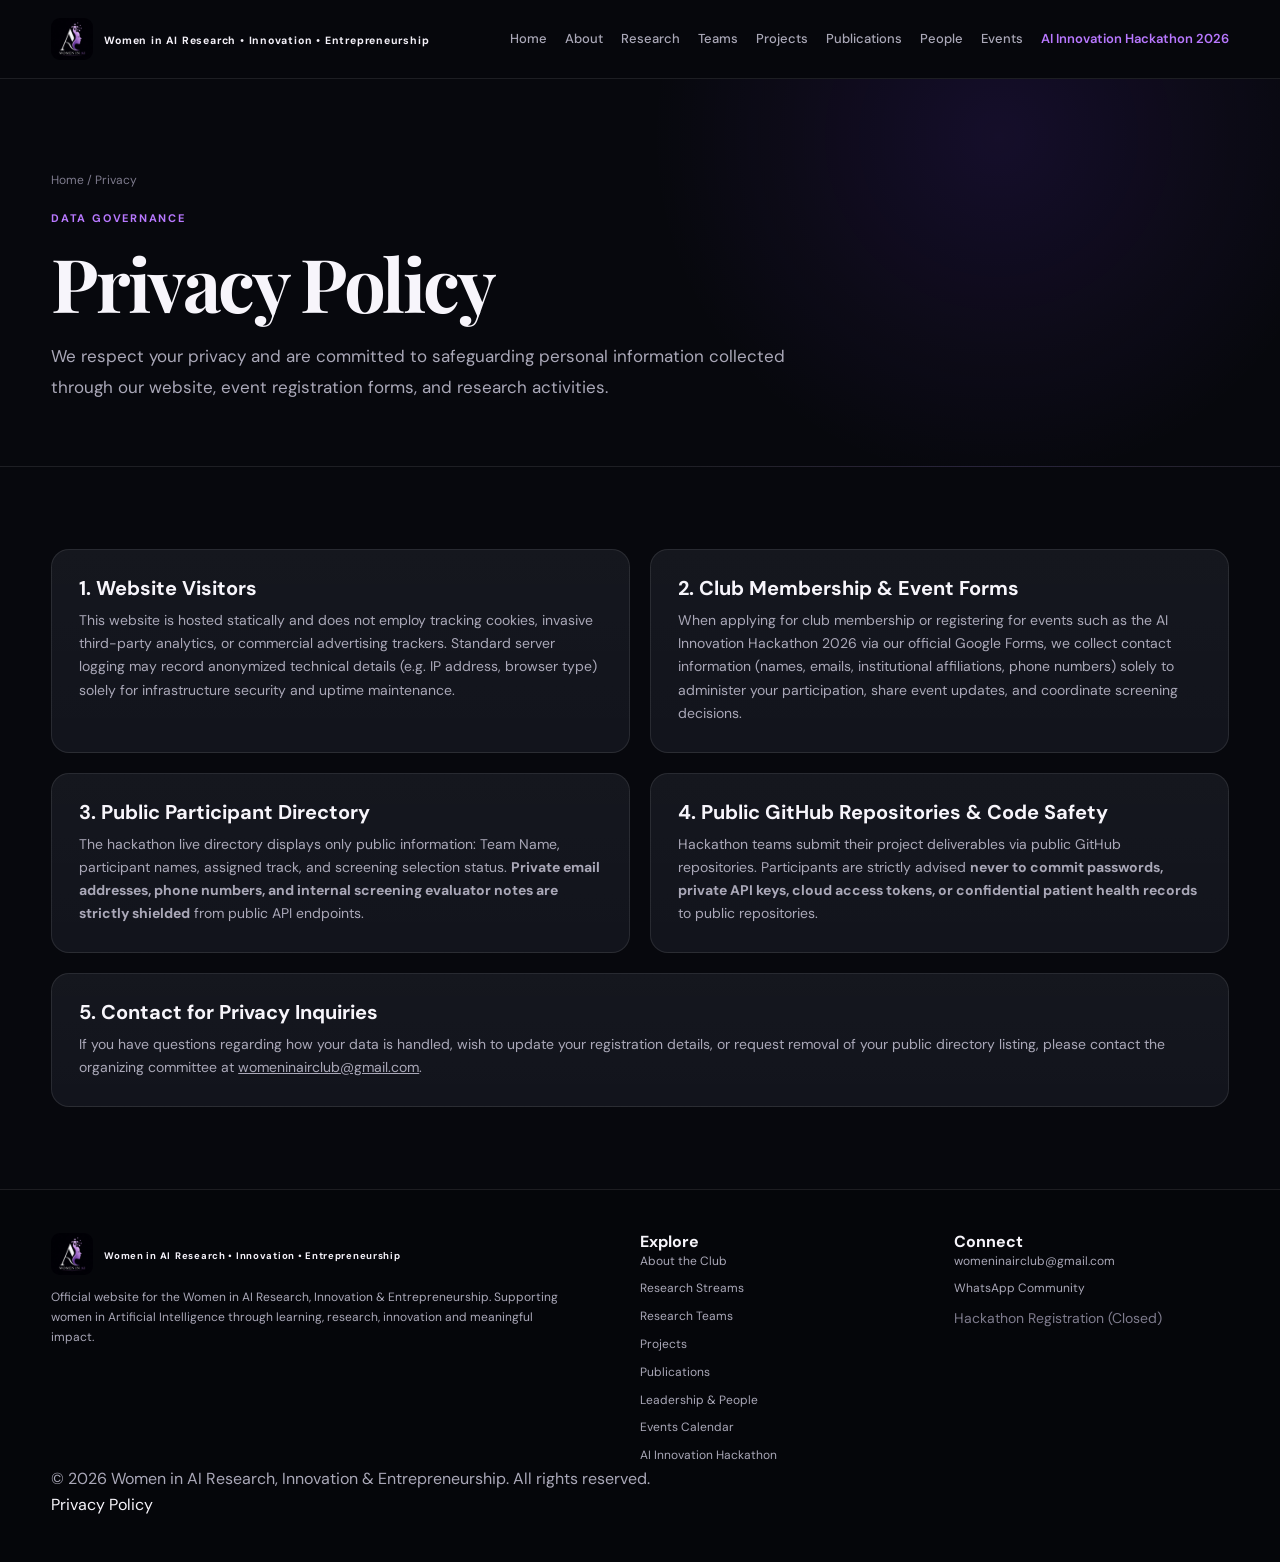
<file: privacy.html>
<!doctype html>
<html lang="en">
<head>
 <meta charset="utf-8">
 <meta name="viewport" content="width=device-width,initial-scale=1">
 <title>Privacy Policy | Women in AI Research, Innovation &amp; Entrepreneurship</title>
 <meta name="description" content="Privacy Policy for the Women in AI Research, Innovation &amp; Entrepreneurship website, forms, and hackathon repository submissions.">
 <link rel="icon" href="assets/logo.png">
 <link rel="stylesheet" href="css/style.css">
 <link rel="canonical" href="https://womeninairclub.github.io/women-in-ai-research-club/privacy.html">
 <meta property="og:title" content="Privacy Policy | Women in AI Research, Innovation &amp; Entrepreneurship">
</head>
<body>

<!-- SITE HEADER -->
<header class="site-header">
 <div class="container nav-inner">
 <a class="brand" href="index.html" aria-label="Women in AI Research, Innovation &amp; Entrepreneurship Home">
 <img src="assets/logo.png" alt="Women in AI Research, Innovation &amp; Entrepreneurship logo">
 <div class="brand-text">
 <span class="brand-title">Women in AI</span>
 <span class="brand-sub">Research • Innovation • Entrepreneurship</span>
 </div>
 </a>

 <button class="menu" aria-label="Open navigation" aria-expanded="false">☰</button>

 <nav class="navlinks" aria-label="Primary navigation">
 <a href="index.html">Home</a>
 <a href="about.html">About</a>
 <a href="research.html">Research</a>
 <a href="teams.html">Teams</a>
 <a href="projects.html">Projects</a>
 <a href="publications.html">Publications</a>
 <a href="people.html">People</a>
 <a href="events.html">Events</a>
 <a href="hackathon.html" class="nav-hackathon">AI Innovation Hackathon 2026</a>
 
 </nav>
 </div>
</header>

<main>

 <!-- PAGE HERO -->
 <section class="page-hero">
 <div class="container">
 <div class="breadcrumb">
 <a href="index.html">Home</a> / Privacy
 </div>
 <div class="eyebrow">Data Governance</div>
 <h1>Privacy Policy</h1>
 <p class="lead">
 We respect your privacy and are committed to safeguarding personal information collected through our website, event registration forms, and research activities.
 </p>
 </div>
 </section>

 <!-- PRIVACY DETAILS -->
 <section class="section">
 <div class="container">
 <div class="grid grid-2">

 <div class="card">
 <h3>1. Website Visitors</h3>
 <p>
 This website is hosted statically and does not employ tracking cookies, invasive third-party analytics, or commercial advertising trackers. Standard server logging may record anonymized technical details (e.g. IP address, browser type) solely for infrastructure security and uptime maintenance.
 </p>
 </div>

 <div class="card">
 <h3>2. Club Membership &amp; Event Forms</h3>
 <p>
 When applying for club membership or registering for events such as the AI Innovation Hackathon 2026 via our official Google Forms, we collect contact information (names, emails, institutional affiliations, phone numbers) solely to administer your participation, share event updates, and coordinate screening decisions.
 </p>
 </div>

 <div class="card">
 <h3>3. Public Participant Directory</h3>
 <p>
 The hackathon live directory displays only public information: Team Name, participant names, assigned track, and screening selection status. <strong>Private email addresses, phone numbers, and internal screening evaluator notes are strictly shielded</strong> from public API endpoints.
 </p>
 </div>

 <div class="card">
 <h3>4. Public GitHub Repositories &amp; Code Safety</h3>
 <p>
 Hackathon teams submit their project deliverables via public GitHub repositories. Participants are strictly advised <strong>never to commit passwords, private API keys, cloud access tokens, or confidential patient health records</strong> to public repositories.
 </p>
 </div>

 <div class="card full" style="grid-column: 1 / -1">
 <h3>5. Contact for Privacy Inquiries</h3>
 <p>
 If you have questions regarding how your data is handled, wish to update your registration details, or request removal of your public directory listing, please contact the organizing committee at <a href="mailto:womeninairclub@gmail.com" style="text-decoration:underline">womeninairclub@gmail.com</a>.
 </p>
 </div>

 </div>
 </div>
 </section>

</main>

<!-- FOOTER -->
<footer>
 <div class="container footer-grid">
 <div class="footer-brand">
 <a class="brand" href="index.html">
 <img src="assets/logo.png" alt="Women in AI logo">
 <div class="brand-text">
 <span class="brand-title">Women in AI</span>
 <span class="brand-sub">Research • Innovation • Entrepreneurship</span>
 </div>
 </a>
 <p>
 Official website for the Women in AI Research, Innovation &amp; Entrepreneurship. Supporting women in Artificial Intelligence through learning, research, innovation and meaningful impact.
 </p>
 </div>

 <div class="footer-col">
 <h4>Explore</h4>
 <div class="footer-links">
 <a href="about.html">About the Club</a>
 <a href="research.html">Research Streams</a>
 <a href="teams.html">Research Teams</a>
 <a href="projects.html">Projects</a>
 <a href="publications.html">Publications</a>
 <a href="people.html">Leadership &amp; People</a>
 <a href="events.html">Events Calendar</a>
 <a href="hackathon.html">AI Innovation Hackathon</a>
 
 </div>
 </div>

 <div class="footer-col">
 <h4>Connect</h4>
 <div class="footer-links">
 <a href="mailto:womeninairclub@gmail.com">womeninairclub@gmail.com</a>
 <a href="https://chat.whatsapp.com/DsJeBSmTsD1FaE4n0elSIj" target="_blank" rel="noopener">WhatsApp Community</a>
 
 <span class="footer-link-disabled" style="color:var(--muted-2);cursor:not-allowed;font-size:14px">Hackathon Registration (Closed)</span>
 </div>
 </div>
 </div>

 <div class="container footer-bottom">
 <p>© <span data-year>2026</span> Women in AI Research, Innovation &amp; Entrepreneurship. All rights reserved.</p>
 <div>
 <a href="privacy.html">Privacy Policy</a>
 </div>
 </div>
</footer>

<script src="js/main.js"></script>
</body>
</html>
</file>
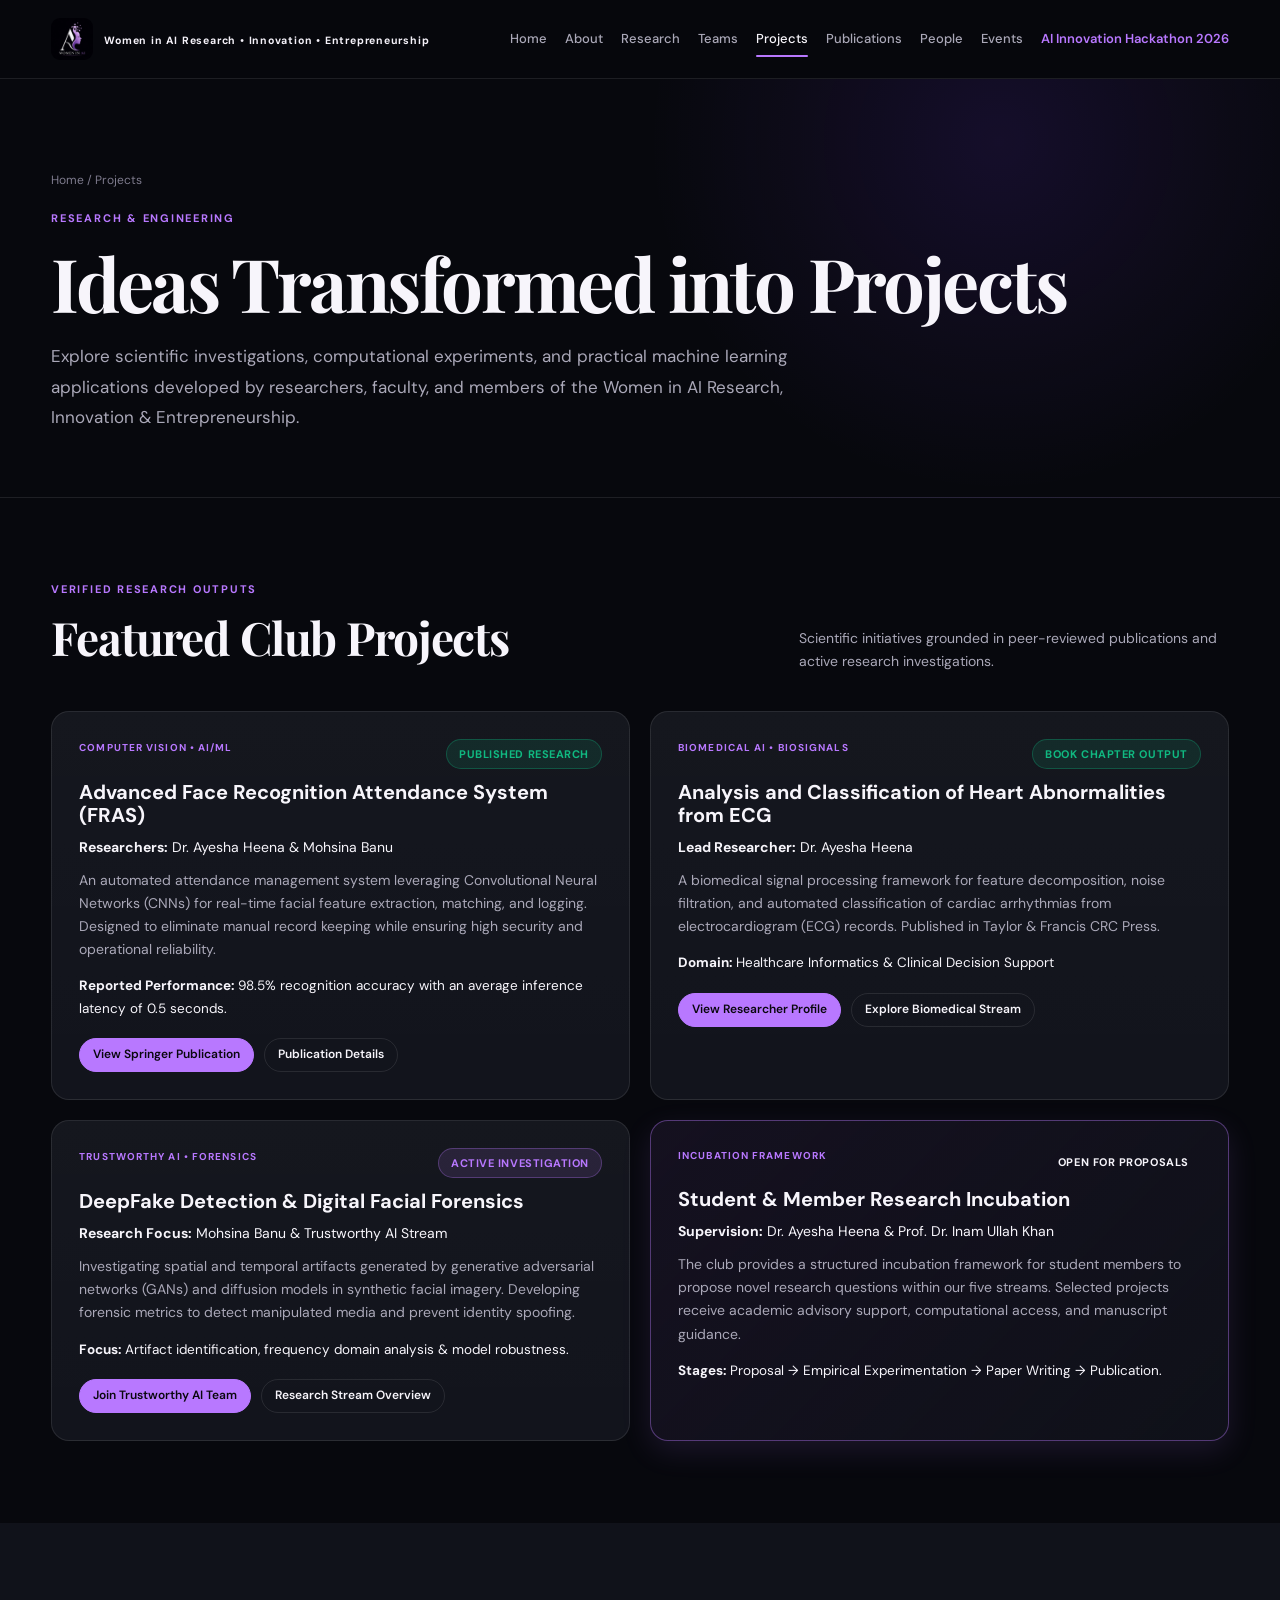
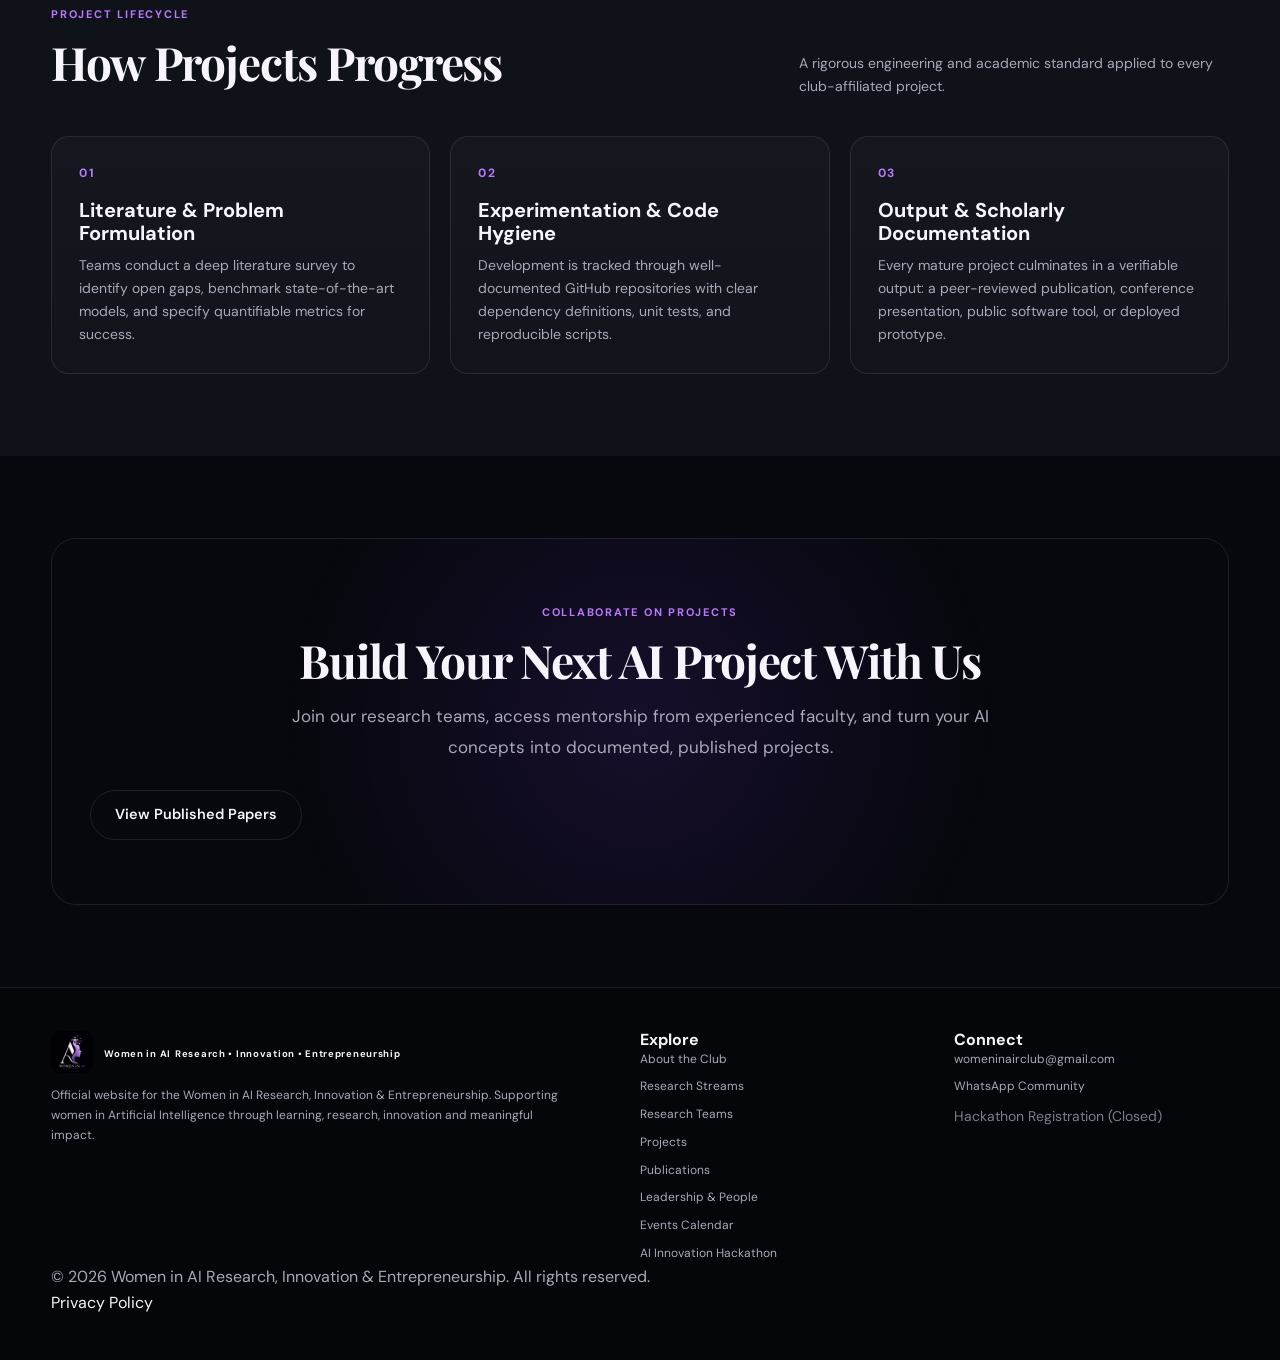
<file: projects.html>
<!doctype html>
<html lang="en">
<head>
 <meta charset="utf-8">
 <meta name="viewport" content="width=device-width,initial-scale=1">
 <title>Research Projects | Women in AI Research, Innovation &amp; Entrepreneurship</title>
 <meta name="description" content="Explore research and engineering projects developed by researchers and members of the Women in AI Research, Innovation &amp; Entrepreneurship.">
 <link rel="icon" href="assets/logo.png">
 <link rel="stylesheet" href="css/style.css">
 <link rel="canonical" href="https://womeninairclub.github.io/women-in-ai-research-club/projects.html">
 <meta property="og:title" content="Research Projects | Women in AI Research, Innovation &amp; Entrepreneurship">
 <meta property="og:description" content="Verified research and engineering projects across computer vision, biomedical signal analysis, and trustworthy AI.">
 <meta property="og:type" content="website">
 <meta property="og:image" content="https://womeninairclub.github.io/women-in-ai-research-club/assets/logo.png">
</head>
<body>

<!-- SITE HEADER -->
<header class="site-header">
 <div class="container nav-inner">
 <a class="brand" href="index.html" aria-label="Women in AI Research, Innovation &amp; Entrepreneurship Home">
 <img src="assets/logo.png" alt="Women in AI Research, Innovation &amp; Entrepreneurship logo">
 <div class="brand-text">
 <span class="brand-title">Women in AI</span>
 <span class="brand-sub">Research • Innovation • Entrepreneurship</span>
 </div>
 </a>

 <button class="menu" aria-label="Open navigation" aria-expanded="false">☰</button>

 <nav class="navlinks" aria-label="Primary navigation">
 <a href="index.html">Home</a>
 <a href="about.html">About</a>
 <a href="research.html">Research</a>
 <a href="teams.html">Teams</a>
 <a href="projects.html" class="active">Projects</a>
 <a href="publications.html">Publications</a>
 <a href="people.html">People</a>
 <a href="events.html">Events</a>
 <a href="hackathon.html" class="nav-hackathon">AI Innovation Hackathon 2026</a>
 
 </nav>
 </div>
</header>

<main>

 <!-- PAGE HERO -->
 <section class="page-hero">
 <div class="container">
 <div class="breadcrumb">
 <a href="index.html">Home</a> / Projects
 </div>
 <div class="eyebrow">Research &amp; Engineering</div>
 <h1>Ideas Transformed into Projects</h1>
 <p class="lead">
 Explore scientific investigations, computational experiments, and practical machine learning applications developed by researchers, faculty, and members of the Women in AI Research, Innovation &amp; Entrepreneurship.
 </p>
 </div>
 </section>

 <!-- ACTIVE & PUBLISHED PROJECTS -->
 <section class="section" id="projects-list">
 <div class="container">
 <div class="section-head">
 <div>
 <div class="eyebrow">Verified Research Outputs</div>
 <h2>Featured Club Projects</h2>
 </div>
 <p>Scientific initiatives grounded in peer-reviewed publications and active research investigations.</p>
 </div>

 <div class="grid grid-2">

 <!-- PROJECT 1: FRAS -->
 <article class="card">
 <div style="display:flex;align-items:center;justify-content:space-between;gap:12px;margin-bottom:12px">
 <span class="role">Computer Vision • AI/ML</span>
 <span class="status-pill selected">Published Research</span>
 </div>
 <h3>Advanced Face Recognition Attendance System (FRAS)</h3>
 <p class="small-note" style="color:var(--purple-light);margin-bottom:10px">
 <strong>Researchers:</strong> Dr. Ayesha Heena &amp; Mohsina Banu
 </p>
 <p style="margin-bottom:14px">
 An automated attendance management system leveraging Convolutional Neural Networks (CNNs) for real-time facial feature extraction, matching, and logging. Designed to eliminate manual record keeping while ensuring high security and operational reliability.
 </p>
 <div style="margin-bottom:18px;font-size:13.5px;color:var(--text-soft)">
 <strong>Reported Performance:</strong> 98.5% recognition accuracy with an average inference latency of 0.5 seconds.
 </div>
 <div class="button-row" style="margin-top:auto">
 <a class="btn sm primary" href="https://link.springer.com/chapter/10.1007/978-3-032-08260-2_16" target="_blank" rel="noopener">
 View Springer Publication
 </a>
 <a class="btn sm" href="publications.html">
 Publication Details
 </a>
 </div>
 </article>

 <!-- PROJECT 2: CARDIAC SIGNAL ANALYSIS -->
 <article class="card">
 <div style="display:flex;align-items:center;justify-content:space-between;gap:12px;margin-bottom:12px">
 <span class="role">Biomedical AI • Biosignals</span>
 <span class="status-pill selected">Book Chapter Output</span>
 </div>
 <h3>Analysis and Classification of Heart Abnormalities from ECG</h3>
 <p class="small-note" style="color:var(--purple-light);margin-bottom:10px">
 <strong>Lead Researcher:</strong> Dr. Ayesha Heena
 </p>
 <p style="margin-bottom:14px">
 A biomedical signal processing framework for feature decomposition, noise filtration, and automated classification of cardiac arrhythmias from electrocardiogram (ECG) records. Published in Taylor &amp; Francis CRC Press.
 </p>
 <div style="margin-bottom:18px;font-size:13.5px;color:var(--text-soft)">
 <strong>Domain:</strong> Healthcare Informatics &amp; Clinical Decision Support
 </div>
 <div class="button-row" style="margin-top:auto">
 <a class="btn sm primary" href="people.html#ayesha-heena">
 View Researcher Profile
 </a>
 <a class="btn sm" href="research.html#biomedical">
 Explore Biomedical Stream
 </a>
 </div>
 </article>

 <!-- PROJECT 3: DEEPFAKE DETECTION -->
 <article class="card">
 <div style="display:flex;align-items:center;justify-content:space-between;gap:12px;margin-bottom:12px">
 <span class="role">Trustworthy AI • Forensics</span>
 <span class="status-pill submitted">Active Investigation</span>
 </div>
 <h3>DeepFake Detection &amp; Digital Facial Forensics</h3>
 <p class="small-note" style="color:var(--purple-light);margin-bottom:10px">
 <strong>Research Focus:</strong> Mohsina Banu &amp; Trustworthy AI Stream
 </p>
 <p style="margin-bottom:14px">
 Investigating spatial and temporal artifacts generated by generative adversarial networks (GANs) and diffusion models in synthetic facial imagery. Developing forensic metrics to detect manipulated media and prevent identity spoofing.
 </p>
 <div style="margin-bottom:18px;font-size:13.5px;color:var(--text-soft)">
 <strong>Focus:</strong> Artifact identification, frequency domain analysis &amp; model robustness.
 </div>
 <div class="button-row" style="margin-top:auto">
 <a class="btn sm primary" href="teams.html#trustworthy-team">
 Join Trustworthy AI Team
 </a>
 <a class="btn sm" href="research.html#trustworthy">
 Research Stream Overview
 </a>
 </div>
 </article>

 <!-- PROJECT 4: CLUB PROJECT FRAMEWORK -->
 <article class="card highlighted">
 <div style="display:flex;align-items:center;justify-content:space-between;gap:12px;margin-bottom:12px">
 <span class="role">Incubation Framework</span>
 <span class="status-pill under-review">Open for Proposals</span>
 </div>
 <h3>Student &amp; Member Research Incubation</h3>
 <p class="small-note" style="color:var(--purple-light);margin-bottom:10px">
 <strong>Supervision:</strong> Dr. Ayesha Heena &amp; Prof. Dr. Inam Ullah Khan
 </p>
 <p style="margin-bottom:14px">
 The club provides a structured incubation framework for student members to propose novel research questions within our five streams. Selected projects receive academic advisory support, computational access, and manuscript guidance.
 </p>
 <div style="margin-bottom:18px;font-size:13.5px;color:var(--text-soft)">
 <strong>Stages:</strong> Proposal → Empirical Experimentation → Paper Writing → Publication.
 </div>
 <div class="button-row" style="margin-top:auto">
 
 </div>
 </article>

 </div>
 </div>
 </section>

 <!-- PROJECT LIFECYCLE -->
 <section class="section alt">
 <div class="container">
 <div class="section-head">
 <div>
 <div class="eyebrow">Project Lifecycle</div>
 <h2>How Projects Progress</h2>
 </div>
 <p>A rigorous engineering and academic standard applied to every club-affiliated project.</p>
 </div>

 <div class="grid grid-3">
 <div class="card">
 <div class="num">01</div>
 <h3>Literature &amp; Problem Formulation</h3>
 <p>
 Teams conduct a deep literature survey to identify open gaps, benchmark state-of-the-art models, and specify quantifiable metrics for success.
 </p>
 </div>

 <div class="card">
 <div class="num">02</div>
 <h3>Experimentation &amp; Code Hygiene</h3>
 <p>
 Development is tracked through well-documented GitHub repositories with clear dependency definitions, unit tests, and reproducible scripts.
 </p>
 </div>

 <div class="card">
 <div class="num">03</div>
 <h3>Output &amp; Scholarly Documentation</h3>
 <p>
 Every mature project culminates in a verifiable output: a peer-reviewed publication, conference presentation, public software tool, or deployed prototype.
 </p>
 </div>
 </div>
 </div>
 </section>

 <!-- CTA -->
 <section class="section">
 <div class="container">
 <div class="cta">
 <div class="eyebrow">Collaborate on Projects</div>
 <h2>Build Your Next AI Project With Us</h2>
 <p class="lead">
 Join our research teams, access mentorship from experienced faculty, and turn your AI concepts into documented, published projects.
 </p>
 <div class="hero-actions">
 
 <a class="btn lg" href="publications.html">View Published Papers</a>
 </div>
 </div>
 </div>
 </section>

</main>

<!-- FOOTER -->
<footer>
 <div class="container footer-grid">
 <div class="footer-brand">
 <a class="brand" href="index.html">
 <img src="assets/logo.png" alt="Women in AI logo">
 <div class="brand-text">
 <span class="brand-title">Women in AI</span>
 <span class="brand-sub">Research • Innovation • Entrepreneurship</span>
 </div>
 </a>
 <p>
 Official website for the Women in AI Research, Innovation &amp; Entrepreneurship. Supporting women in Artificial Intelligence through learning, research, innovation and meaningful impact.
 </p>
 </div>

 <div class="footer-col">
 <h4>Explore</h4>
 <div class="footer-links">
 <a href="about.html">About the Club</a>
 <a href="research.html">Research Streams</a>
 <a href="teams.html">Research Teams</a>
 <a href="projects.html">Projects</a>
 <a href="publications.html">Publications</a>
 <a href="people.html">Leadership &amp; People</a>
 <a href="events.html">Events Calendar</a>
 <a href="hackathon.html">AI Innovation Hackathon</a>
 
 </div>
 </div>

 <div class="footer-col">
 <h4>Connect</h4>
 <div class="footer-links">
 <a href="mailto:womeninairclub@gmail.com">womeninairclub@gmail.com</a>
 <a href="https://chat.whatsapp.com/DsJeBSmTsD1FaE4n0elSIj" target="_blank" rel="noopener">WhatsApp Community</a>
 
 <span class="footer-link-disabled" style="color:var(--muted-2);cursor:not-allowed;font-size:14px">Hackathon Registration (Closed)</span>
 </div>
 </div>
 </div>

 <div class="container footer-bottom">
 <p>© <span data-year>2026</span> Women in AI Research, Innovation &amp; Entrepreneurship. All rights reserved.</p>
 <div>
 <a href="privacy.html">Privacy Policy</a>
 </div>
 </div>
</footer>

<script src="js/main.js"></script>
</body>
</html>
</file>
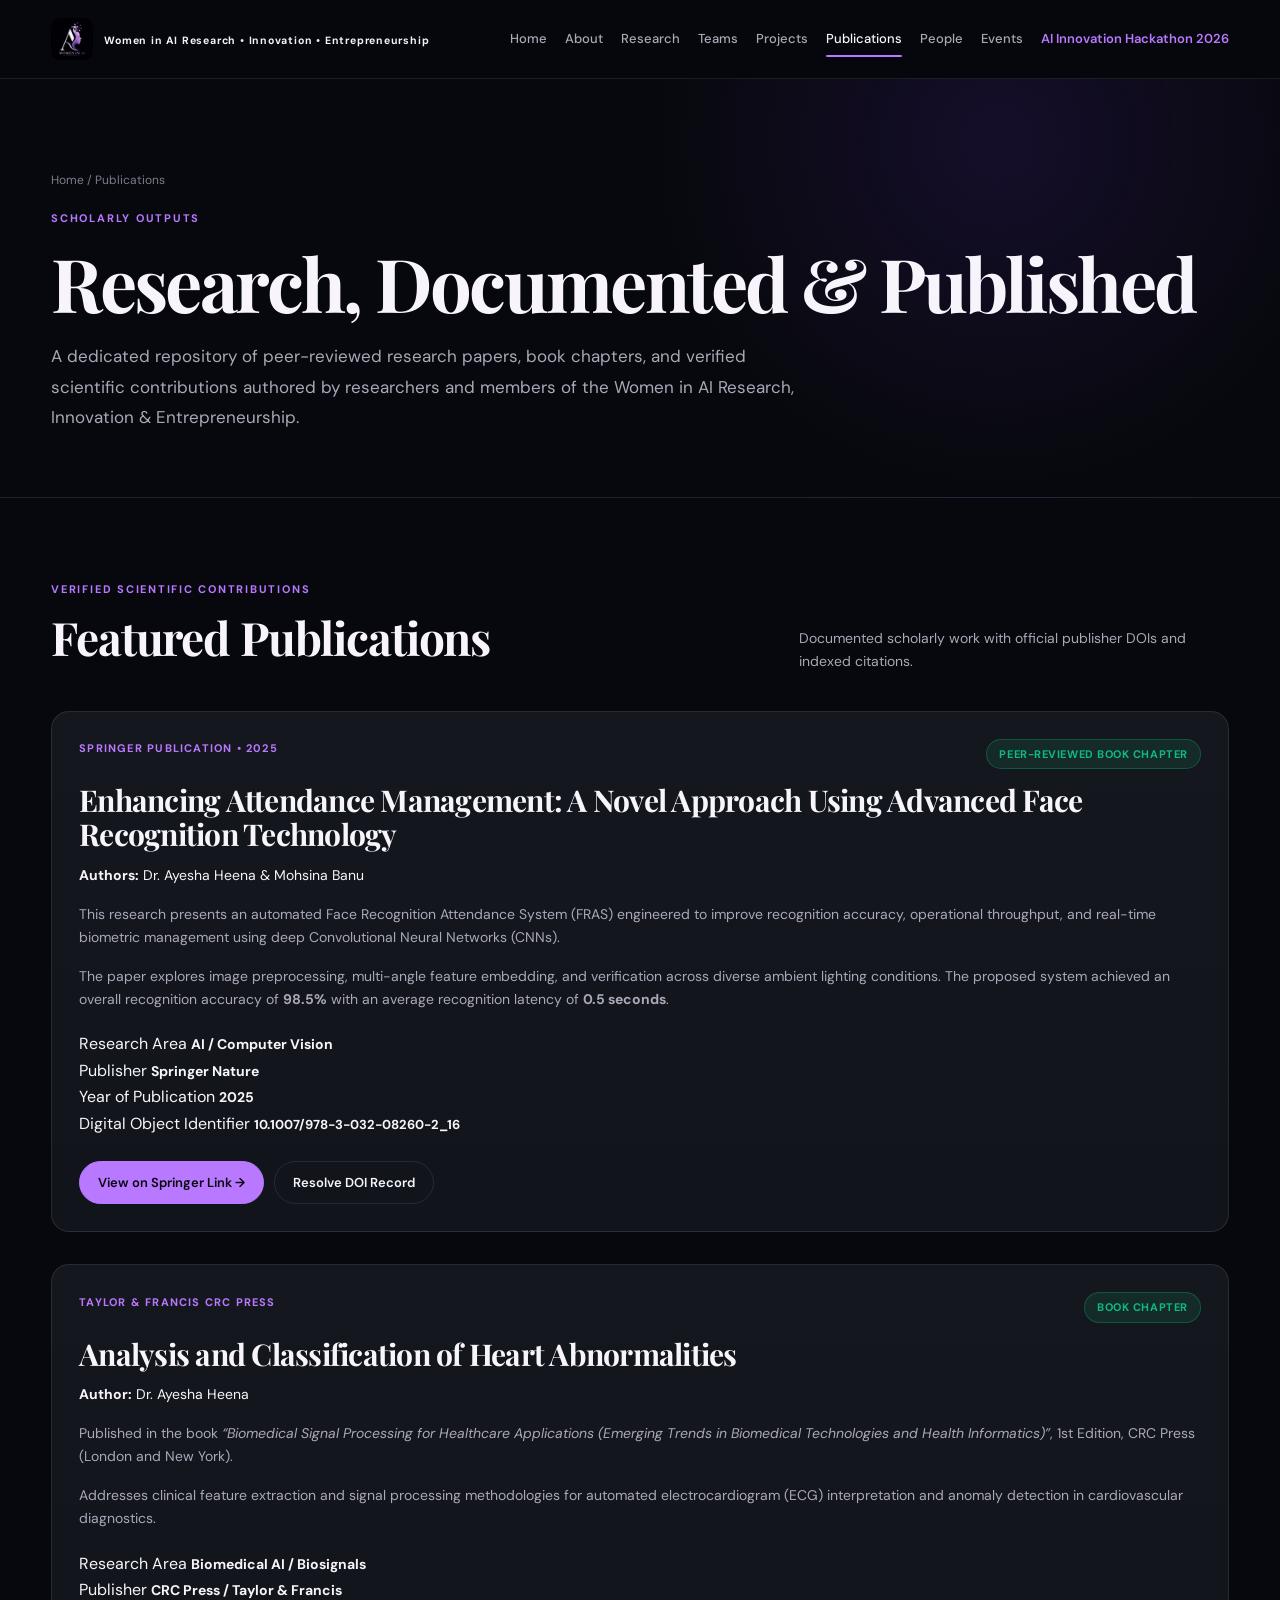
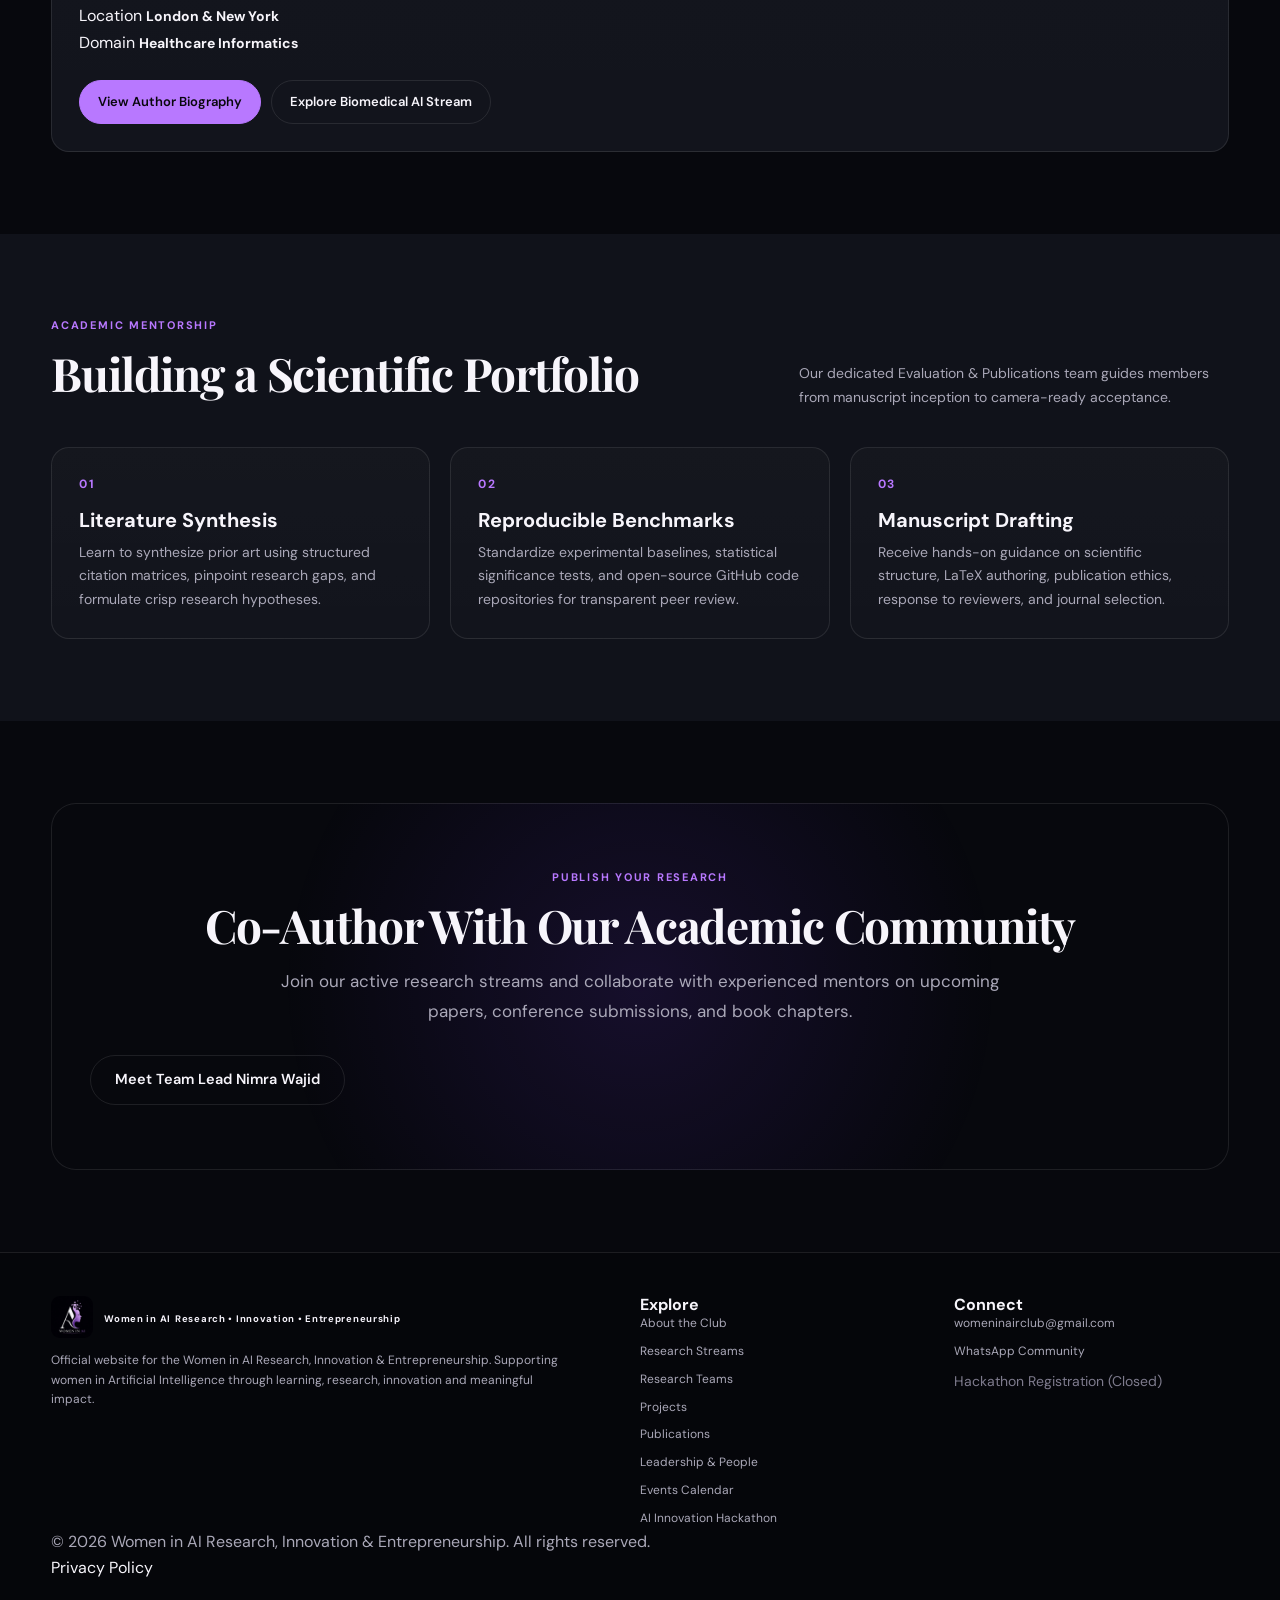
<file: publications.html>
<!doctype html>
<html lang="en">
<head>
 <meta charset="utf-8">
 <meta name="viewport" content="width=device-width,initial-scale=1">
 <title>Scholarly Publications | Women in AI Research, Innovation &amp; Entrepreneurship</title>
 <meta name="description" content="Peer-reviewed scholarly publications and book chapters produced by researchers and leadership of the Women in AI Research, Innovation &amp; Entrepreneurship.">
 <link rel="icon" href="assets/logo.png">
 <link rel="stylesheet" href="css/style.css">
 <link rel="canonical" href="https://womeninairclub.github.io/women-in-ai-research-club/publications.html">
 <meta property="og:title" content="Publications | Women in AI Research, Innovation &amp; Entrepreneurship">
 <meta property="og:description" content="Verified scientific publications by our researchers and members.">
 <meta property="og:type" content="website">
 <meta property="og:image" content="https://womeninairclub.github.io/women-in-ai-research-club/assets/logo.png">
</head>
<body>

<!-- SITE HEADER -->
<header class="site-header">
 <div class="container nav-inner">
 <a class="brand" href="index.html" aria-label="Women in AI Research, Innovation &amp; Entrepreneurship Home">
 <img src="assets/logo.png" alt="Women in AI Research, Innovation &amp; Entrepreneurship logo">
 <div class="brand-text">
 <span class="brand-title">Women in AI</span>
 <span class="brand-sub">Research • Innovation • Entrepreneurship</span>
 </div>
 </a>

 <button class="menu" aria-label="Open navigation" aria-expanded="false">☰</button>

 <nav class="navlinks" aria-label="Primary navigation">
 <a href="index.html">Home</a>
 <a href="about.html">About</a>
 <a href="research.html">Research</a>
 <a href="teams.html">Teams</a>
 <a href="projects.html">Projects</a>
 <a href="publications.html" class="active">Publications</a>
 <a href="people.html">People</a>
 <a href="events.html">Events</a>
 <a href="hackathon.html" class="nav-hackathon">AI Innovation Hackathon 2026</a>
 
 </nav>
 </div>
</header>

<main>

 <!-- PAGE HERO -->
 <section class="page-hero">
 <div class="container">
 <div class="breadcrumb">
 <a href="index.html">Home</a> / Publications
 </div>
 <div class="eyebrow">Scholarly Outputs</div>
 <h1>Research, Documented &amp; Published</h1>
 <p class="lead">
 A dedicated repository of peer-reviewed research papers, book chapters, and verified scientific contributions authored by researchers and members of the Women in AI Research, Innovation &amp; Entrepreneurship.
 </p>
 </div>
 </section>

 <!-- FEATURED PUBLICATIONS -->
 <section class="section" id="publications-list">
 <div class="container">
 <div class="section-head">
 <div>
 <div class="eyebrow">Verified Scientific Contributions</div>
 <h2>Featured Publications</h2>
 </div>
 <p>Documented scholarly work with official publisher DOIs and indexed citations.</p>
 </div>

 <!-- PUBLICATION CARD 1 (SPRINGER) -->
 <article class="card publication-card" style="margin-bottom:32px">
 <div style="display:flex;align-items:center;justify-content:space-between;gap:12px;margin-bottom:14px;flex-wrap:wrap">
 <span class="role" style="font-size:11px">Springer Publication • 2025</span>
 <span class="status-pill selected">Peer-Reviewed Book Chapter</span>
 </div>

 <h2 style="font-size:clamp(22px,3vw,30px);margin-bottom:12px">
 Enhancing Attendance Management: A Novel Approach Using Advanced Face Recognition Technology
 </h2>

 <p class="small-note" style="color:var(--purple-light);font-size:14px;margin-bottom:16px">
 <strong>Authors:</strong> Dr. Ayesha Heena &amp; Mohsina Banu
 </p>

 <p style="margin-bottom:16px">
 This research presents an automated Face Recognition Attendance System (FRAS) engineered to improve recognition accuracy, operational throughput, and real-time biometric management using deep Convolutional Neural Networks (CNNs).
 </p>

 <p style="margin-bottom:20px">
 The paper explores image preprocessing, multi-angle feature embedding, and verification across diverse ambient lighting conditions. The proposed system achieved an overall recognition accuracy of <strong>98.5%</strong> with an average recognition latency of <strong>0.5 seconds</strong>.
 </p>

 <!-- META GRID -->
 <div class="hack-meta-strip" style="margin-top:0;margin-bottom:24px">
 <div>
 <span>Research Area</span>
 <strong style="font-size:14px">AI / Computer Vision</strong>
 </div>
 <div>
 <span>Publisher</span>
 <strong style="font-size:14px">Springer Nature</strong>
 </div>
 <div>
 <span>Year of Publication</span>
 <strong style="font-size:14px">2025</strong>
 </div>
 <div>
 <span>Digital Object Identifier</span>
 <strong style="font-size:13px;word-break:break-all">10.1007/978-3-032-08260-2_16</strong>
 </div>
 </div>

 <div class="button-row">
 <a href="https://link.springer.com/chapter/10.1007/978-3-032-08260-2_16" class="btn primary" target="_blank" rel="noopener">
 View on Springer Link →
 </a>
 <a href="https://doi.org/10.1007/978-3-032-08260-2_16" class="btn secondary" target="_blank" rel="noopener">
 Resolve DOI Record
 </a>
 </div>
 </article>

 <!-- PUBLICATION CARD 2 (TAYLOR & FRANCIS) -->
 <article class="card publication-card">
 <div style="display:flex;align-items:center;justify-content:space-between;gap:12px;margin-bottom:14px;flex-wrap:wrap">
 <span class="role" style="font-size:11px">Taylor &amp; Francis CRC Press</span>
 <span class="status-pill selected">Book Chapter</span>
 </div>

 <h2 style="font-size:clamp(22px,3vw,30px);margin-bottom:12px">
 Analysis and Classification of Heart Abnormalities
 </h2>

 <p class="small-note" style="color:var(--purple-light);font-size:14px;margin-bottom:16px">
 <strong>Author:</strong> Dr. Ayesha Heena
 </p>

 <p style="margin-bottom:16px">
 Published in the book <em>“Biomedical Signal Processing for Healthcare Applications (Emerging Trends in Biomedical Technologies and Health Informatics)”</em>, 1st Edition, CRC Press (London and New York).
 </p>

 <p style="margin-bottom:20px">
 Addresses clinical feature extraction and signal processing methodologies for automated electrocardiogram (ECG) interpretation and anomaly detection in cardiovascular diagnostics.
 </p>

 <div class="hack-meta-strip" style="margin-top:0;margin-bottom:24px">
 <div>
 <span>Research Area</span>
 <strong style="font-size:14px">Biomedical AI / Biosignals</strong>
 </div>
 <div>
 <span>Publisher</span>
 <strong style="font-size:14px">CRC Press / Taylor &amp; Francis</strong>
 </div>
 <div>
 <span>Location</span>
 <strong style="font-size:14px">London &amp; New York</strong>
 </div>
 <div>
 <span>Domain</span>
 <strong style="font-size:14px">Healthcare Informatics</strong>
 </div>
 </div>

 <div class="button-row">
 <a href="people.html#ayesha-heena" class="btn primary">
 View Author Biography
 </a>
 <a href="research.html#biomedical" class="btn secondary">
 Explore Biomedical AI Stream
 </a>
 </div>
 </article>

 </div>
 </section>

 <!-- PUBLICATION SUPPORT & ROADMAP -->
 <section class="section alt">
 <div class="container">
 <div class="section-head">
 <div>
 <div class="eyebrow">Academic Mentorship</div>
 <h2>Building a Scientific Portfolio</h2>
 </div>
 <p>Our dedicated Evaluation &amp; Publications team guides members from manuscript inception to camera-ready acceptance.</p>
 </div>

 <div class="grid grid-3">
 <div class="card">
 <div class="num">01</div>
 <h3>Literature Synthesis</h3>
 <p>
 Learn to synthesize prior art using structured citation matrices, pinpoint research gaps, and formulate crisp research hypotheses.
 </p>
 </div>

 <div class="card">
 <div class="num">02</div>
 <h3>Reproducible Benchmarks</h3>
 <p>
 Standardize experimental baselines, statistical significance tests, and open-source GitHub code repositories for transparent peer review.
 </p>
 </div>

 <div class="card">
 <div class="num">03</div>
 <h3>Manuscript Drafting</h3>
 <p>
 Receive hands-on guidance on scientific structure, LaTeX authoring, publication ethics, response to reviewers, and journal selection.
 </p>
 </div>
 </div>
 </div>
 </section>

 <!-- CTA -->
 <section class="section">
 <div class="container">
 <div class="cta">
 <div class="eyebrow">Publish Your Research</div>
 <h2>Co-Author With Our Academic Community</h2>
 <p class="lead">
 Join our active research streams and collaborate with experienced mentors on upcoming papers, conference submissions, and book chapters.
 </p>
 <div class="hero-actions">
 
 <a class="btn lg" href="teams.html#publications-team">Meet Team Lead Nimra Wajid</a>
 </div>
 </div>
 </div>
 </section>

</main>

<!-- FOOTER -->
<footer>
 <div class="container footer-grid">
 <div class="footer-brand">
 <a class="brand" href="index.html">
 <img src="assets/logo.png" alt="Women in AI logo">
 <div class="brand-text">
 <span class="brand-title">Women in AI</span>
 <span class="brand-sub">Research • Innovation • Entrepreneurship</span>
 </div>
 </a>
 <p>
 Official website for the Women in AI Research, Innovation &amp; Entrepreneurship. Supporting women in Artificial Intelligence through learning, research, innovation and meaningful impact.
 </p>
 </div>

 <div class="footer-col">
 <h4>Explore</h4>
 <div class="footer-links">
 <a href="about.html">About the Club</a>
 <a href="research.html">Research Streams</a>
 <a href="teams.html">Research Teams</a>
 <a href="projects.html">Projects</a>
 <a href="publications.html">Publications</a>
 <a href="people.html">Leadership &amp; People</a>
 <a href="events.html">Events Calendar</a>
 <a href="hackathon.html">AI Innovation Hackathon</a>
 
 </div>
 </div>

 <div class="footer-col">
 <h4>Connect</h4>
 <div class="footer-links">
 <a href="mailto:womeninairclub@gmail.com">womeninairclub@gmail.com</a>
 <a href="https://chat.whatsapp.com/DsJeBSmTsD1FaE4n0elSIj" target="_blank" rel="noopener">WhatsApp Community</a>
 
 <span class="footer-link-disabled" style="color:var(--muted-2);cursor:not-allowed;font-size:14px">Hackathon Registration (Closed)</span>
 </div>
 </div>
 </div>

 <div class="container footer-bottom">
 <p>© <span data-year>2026</span> Women in AI Research, Innovation &amp; Entrepreneurship. All rights reserved.</p>
 <div>
 <a href="privacy.html">Privacy Policy</a>
 </div>
 </div>
</footer>

<script src="js/main.js"></script>
</body>
</html>
</file>
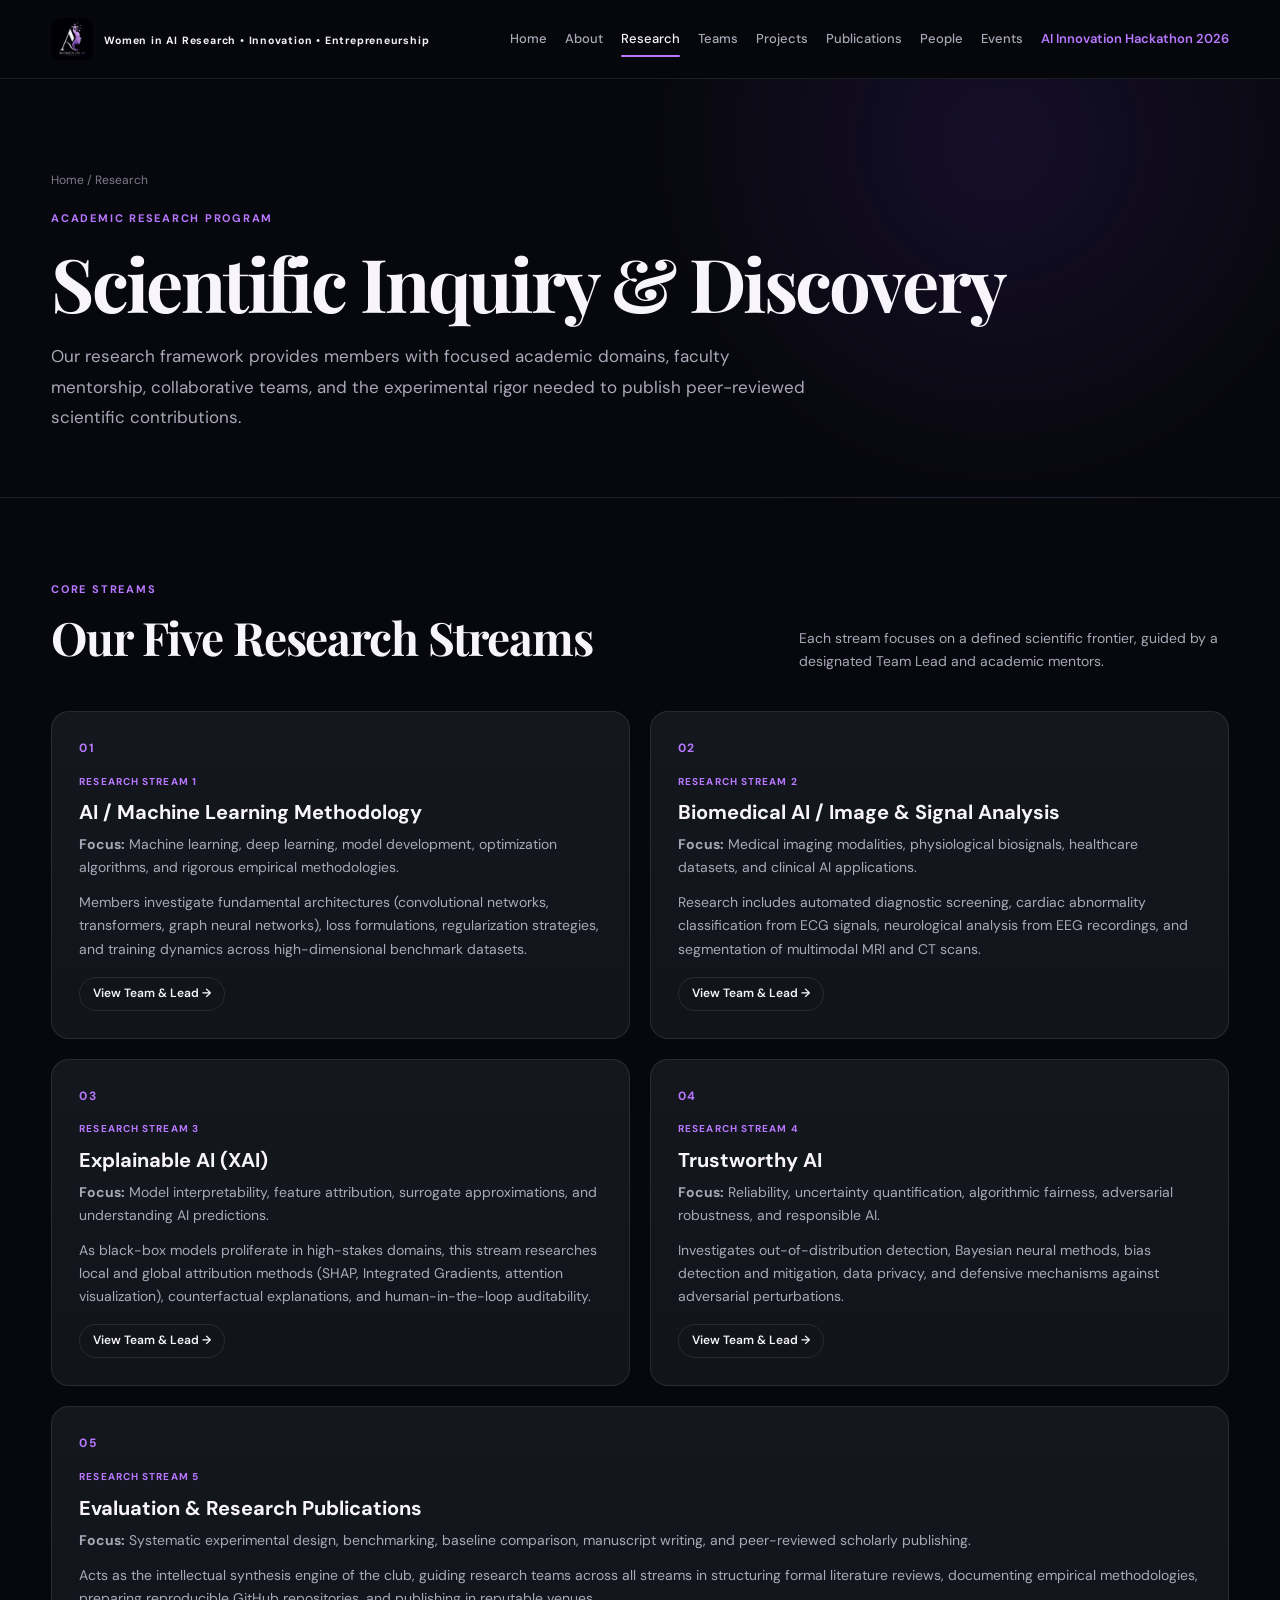
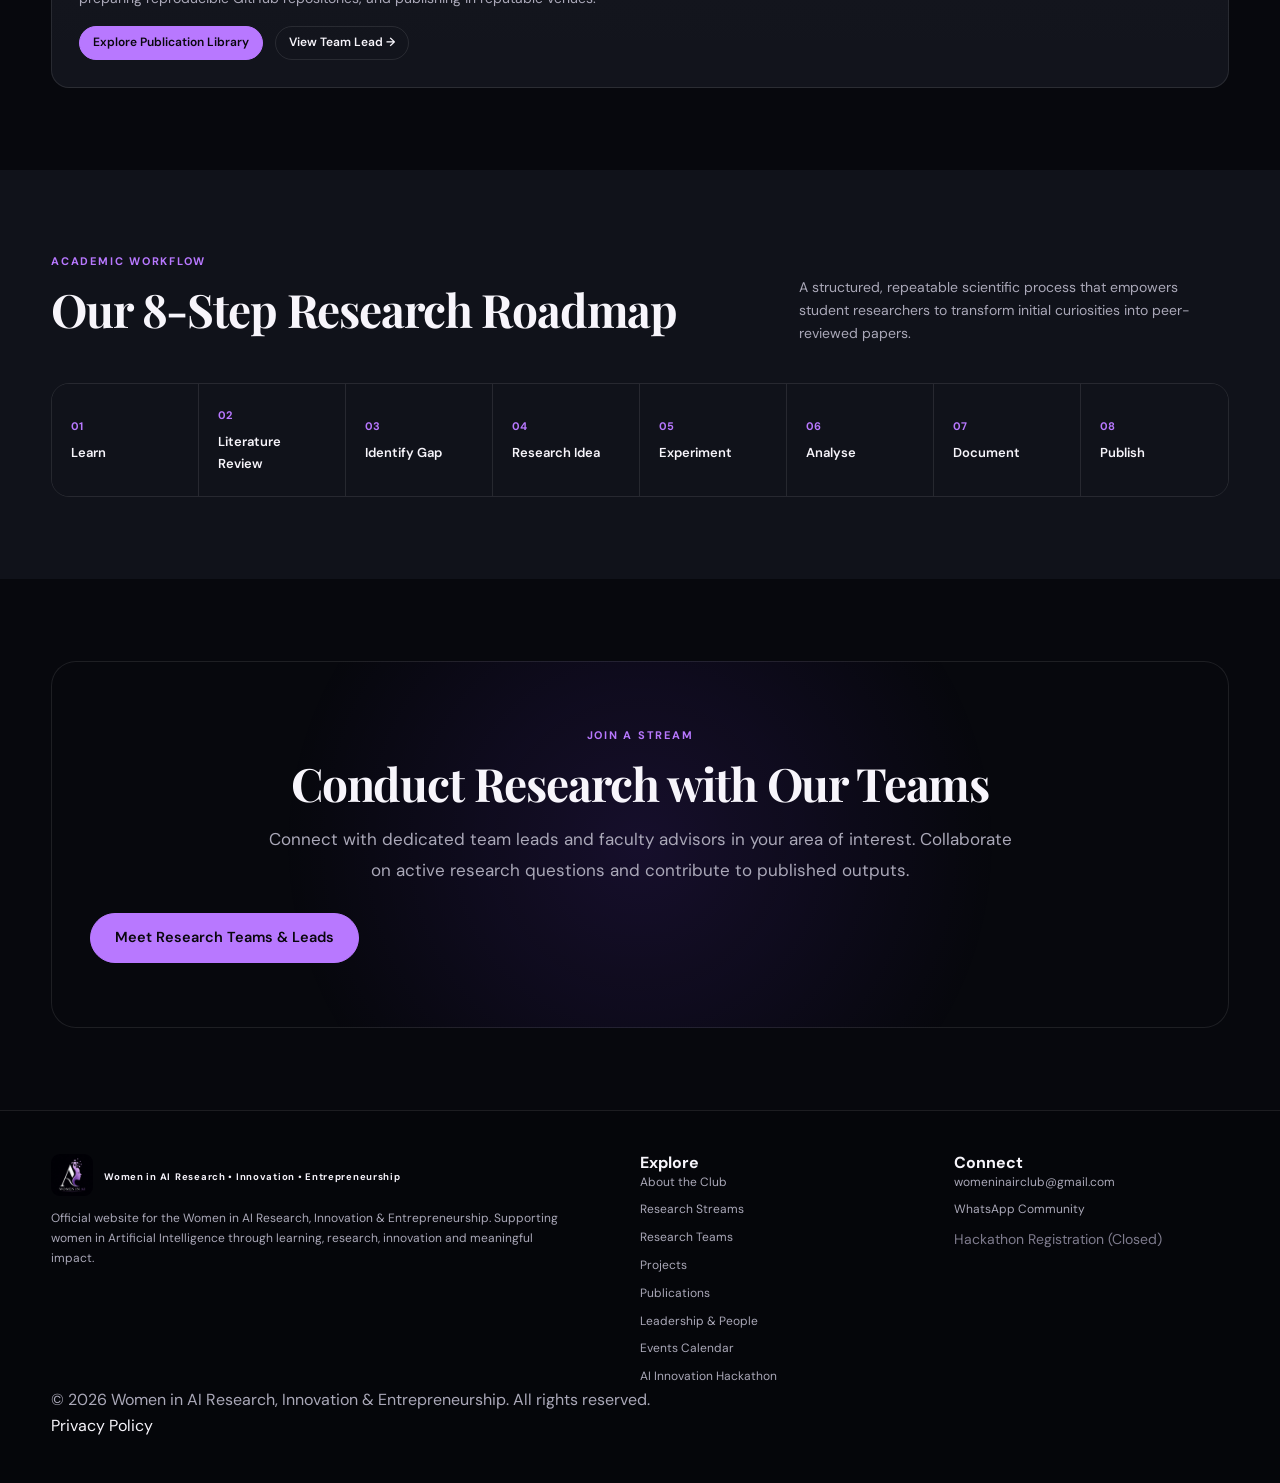
<file: research.html>
<!doctype html>
<html lang="en">
<head>
 <meta charset="utf-8">
 <meta name="viewport" content="width=device-width,initial-scale=1">
 <title>Research Streams &amp; Methodology | Women in AI Research, Innovation &amp; Entrepreneurship</title>
 <meta name="description" content="Explore our five core research streams in AI/ML Methodology, Biomedical AI, Explainable AI, Trustworthy AI, and Evaluation & Publications.">
 <link rel="icon" href="assets/logo.png">
 <link rel="stylesheet" href="css/style.css">
 <link rel="canonical" href="https://womeninairclub.github.io/women-in-ai-research-club/research.html">
 <meta property="og:title" content="Research Streams | Women in AI Research, Innovation &amp; Entrepreneurship">
 <meta property="og:description" content="Discover our five research streams, methodology roadmap, and academic teams.">
 <meta property="og:type" content="website">
 <meta property="og:image" content="https://womeninairclub.github.io/women-in-ai-research-club/assets/logo.png">
</head>
<body>

<!-- SITE HEADER -->
<header class="site-header">
 <div class="container nav-inner">
 <a class="brand" href="index.html" aria-label="Women in AI Research, Innovation &amp; Entrepreneurship Home">
 <img src="assets/logo.png" alt="Women in AI Research, Innovation &amp; Entrepreneurship logo">
 <div class="brand-text">
 <span class="brand-title">Women in AI</span>
 <span class="brand-sub">Research • Innovation • Entrepreneurship</span>
 </div>
 </a>

 <button class="menu" aria-label="Open navigation" aria-expanded="false">☰</button>

 <nav class="navlinks" aria-label="Primary navigation">
 <a href="index.html">Home</a>
 <a href="about.html">About</a>
 <a href="research.html" class="active">Research</a>
 <a href="teams.html">Teams</a>
 <a href="projects.html">Projects</a>
 <a href="publications.html">Publications</a>
 <a href="people.html">People</a>
 <a href="events.html">Events</a>
 <a href="hackathon.html" class="nav-hackathon">AI Innovation Hackathon 2026</a>
 
 </nav>
 </div>
</header>

<main>

 <!-- PAGE HERO -->
 <section class="page-hero">
 <div class="container">
 <div class="breadcrumb">
 <a href="index.html">Home</a> / Research
 </div>
 <div class="eyebrow">Academic Research Program</div>
 <h1>Scientific Inquiry &amp; Discovery</h1>
 <p class="lead">
 Our research framework provides members with focused academic domains, faculty mentorship, collaborative teams, and the experimental rigor needed to publish peer-reviewed scientific contributions.
 </p>
 </div>
 </section>

 <!-- FIVE RESEARCH STREAMS -->
 <section class="section" id="streams">
 <div class="container">
 <div class="section-head">
 <div>
 <div class="eyebrow">Core Streams</div>
 <h2>Our Five Research Streams</h2>
 </div>
 <p>
 Each stream focuses on a defined scientific frontier, guided by a designated Team Lead and academic mentors.
 </p>
 </div>

 <div class="grid grid-2">
 <!-- STREAM 1 -->
 <div class="card" id="methodology">
 <div class="num">01</div>
 <div class="role">Research Stream 1</div>
 <h3>AI / Machine Learning Methodology</h3>
 <p style="margin-bottom:12px">
 <strong>Focus:</strong> Machine learning, deep learning, model development, optimization algorithms, and rigorous empirical methodologies.
 </p>
 <p>
 Members investigate fundamental architectures (convolutional networks, transformers, graph neural networks), loss formulations, regularization strategies, and training dynamics across high-dimensional benchmark datasets.
 </p>
 <div style="margin-top:auto;padding-top:16px">
 <a class="btn sm" href="teams.html#aiml-team">View Team &amp; Lead →</a>
 </div>
 </div>

 <!-- STREAM 2 -->
 <div class="card" id="biomedical">
 <div class="num">02</div>
 <div class="role">Research Stream 2</div>
 <h3>Biomedical AI / Image &amp; Signal Analysis</h3>
 <p style="margin-bottom:12px">
 <strong>Focus:</strong> Medical imaging modalities, physiological biosignals, healthcare datasets, and clinical AI applications.
 </p>
 <p>
 Research includes automated diagnostic screening, cardiac abnormality classification from ECG signals, neurological analysis from EEG recordings, and segmentation of multimodal MRI and CT scans.
 </p>
 <div style="margin-top:auto;padding-top:16px">
 <a class="btn sm" href="teams.html#biomedical-team">View Team &amp; Lead →</a>
 </div>
 </div>

 <!-- STREAM 3 -->
 <div class="card" id="explainable">
 <div class="num">03</div>
 <div class="role">Research Stream 3</div>
 <h3>Explainable AI (XAI)</h3>
 <p style="margin-bottom:12px">
 <strong>Focus:</strong> Model interpretability, feature attribution, surrogate approximations, and understanding AI predictions.
 </p>
 <p>
 As black-box models proliferate in high-stakes domains, this stream researches local and global attribution methods (SHAP, Integrated Gradients, attention visualization), counterfactual explanations, and human-in-the-loop auditability.
 </p>
 <div style="margin-top:auto;padding-top:16px">
 <a class="btn sm" href="teams.html#xai-team">View Team &amp; Lead →</a>
 </div>
 </div>

 <!-- STREAM 4 -->
 <div class="card" id="trustworthy">
 <div class="num">04</div>
 <div class="role">Research Stream 4</div>
 <h3>Trustworthy AI</h3>
 <p style="margin-bottom:12px">
 <strong>Focus:</strong> Reliability, uncertainty quantification, algorithmic fairness, adversarial robustness, and responsible AI.
 </p>
 <p>
 Investigates out-of-distribution detection, Bayesian neural methods, bias detection and mitigation, data privacy, and defensive mechanisms against adversarial perturbations.
 </p>
 <div style="margin-top:auto;padding-top:16px">
 <a class="btn sm" href="teams.html#trustworthy-team">View Team &amp; Lead →</a>
 </div>
 </div>

 <!-- STREAM 5 -->
 <div class="card full" id="publications-stream" style="grid-column: 1 / -1">
 <div class="num">05</div>
 <div class="role">Research Stream 5</div>
 <h3>Evaluation &amp; Research Publications</h3>
 <p style="margin-bottom:12px">
 <strong>Focus:</strong> Systematic experimental design, benchmarking, baseline comparison, manuscript writing, and peer-reviewed scholarly publishing.
 </p>
 <p>
 Acts as the intellectual synthesis engine of the club, guiding research teams across all streams in structuring formal literature reviews, documenting empirical methodologies, preparing reproducible GitHub repositories, and publishing in reputable venues.
 </p>
 <div style="margin-top:auto;padding-top:16px;display:flex;gap:12px;flex-wrap:wrap">
 <a class="btn primary sm" href="publications.html">Explore Publication Library</a>
 <a class="btn sm" href="teams.html#publications-team">View Team Lead →</a>
 </div>
 </div>
 </div>
 </div>
 </section>

 <!-- RESEARCH METHODOLOGY ROADMAP -->
 <section class="section alt" id="workflow">
 <div class="container">
 <div class="section-head">
 <div>
 <div class="eyebrow">Academic Workflow</div>
 <h2>Our 8-Step Research Roadmap</h2>
 </div>
 <p>A structured, repeatable scientific process that empowers student researchers to transform initial curiosities into peer-reviewed papers.</p>
 </div>

 <div class="roadmap">
 <div class="step">
 <small>01</small>
 <span>Learn</span>
 </div>
 <div class="step">
 <small>02</small>
 <span>Literature Review</span>
 </div>
 <div class="step">
 <small>03</small>
 <span>Identify Gap</span>
 </div>
 <div class="step">
 <small>04</small>
 <span>Research Idea</span>
 </div>
 <div class="step">
 <small>05</small>
 <span>Experiment</span>
 </div>
 <div class="step">
 <small>06</small>
 <span>Analyse</span>
 </div>
 <div class="step">
 <small>07</small>
 <span>Document</span>
 </div>
 <div class="step">
 <small>08</small>
 <span>Publish</span>
 </div>
 </div>
 </div>
 </section>

 <!-- CTA -->
 <section class="section">
 <div class="container">
 <div class="cta">
 <div class="eyebrow">Join a Stream</div>
 <h2>Conduct Research with Our Teams</h2>
 <p class="lead">
 Connect with dedicated team leads and faculty advisors in your area of interest. Collaborate on active research questions and contribute to published outputs.
 </p>
 <div class="hero-actions">
 <a class="btn primary lg" href="teams.html">Meet Research Teams &amp; Leads</a>
 
 </div>
 </div>
 </div>
 </section>

</main>

<!-- FOOTER -->
<footer>
 <div class="container footer-grid">
 <div class="footer-brand">
 <a class="brand" href="index.html">
 <img src="assets/logo.png" alt="Women in AI logo">
 <div class="brand-text">
 <span class="brand-title">Women in AI</span>
 <span class="brand-sub">Research • Innovation • Entrepreneurship</span>
 </div>
 </a>
 <p>
 Official website for the Women in AI Research, Innovation &amp; Entrepreneurship. Supporting women in Artificial Intelligence through learning, research, innovation and meaningful impact.
 </p>
 </div>

 <div class="footer-col">
 <h4>Explore</h4>
 <div class="footer-links">
 <a href="about.html">About the Club</a>
 <a href="research.html">Research Streams</a>
 <a href="teams.html">Research Teams</a>
 <a href="projects.html">Projects</a>
 <a href="publications.html">Publications</a>
 <a href="people.html">Leadership &amp; People</a>
 <a href="events.html">Events Calendar</a>
 <a href="hackathon.html">AI Innovation Hackathon</a>
 
 </div>
 </div>

 <div class="footer-col">
 <h4>Connect</h4>
 <div class="footer-links">
 <a href="mailto:womeninairclub@gmail.com">womeninairclub@gmail.com</a>
 <a href="https://chat.whatsapp.com/DsJeBSmTsD1FaE4n0elSIj" target="_blank" rel="noopener">WhatsApp Community</a>
 
 <span class="footer-link-disabled" style="color:var(--muted-2);cursor:not-allowed;font-size:14px">Hackathon Registration (Closed)</span>
 </div>
 </div>
 </div>

 <div class="container footer-bottom">
 <p>© <span data-year>2026</span> Women in AI Research, Innovation &amp; Entrepreneurship. All rights reserved.</p>
 <div>
 <a href="privacy.html">Privacy Policy</a>
 </div>
 </div>
</footer>

<script src="js/main.js"></script>
</body>
</html>
</file>
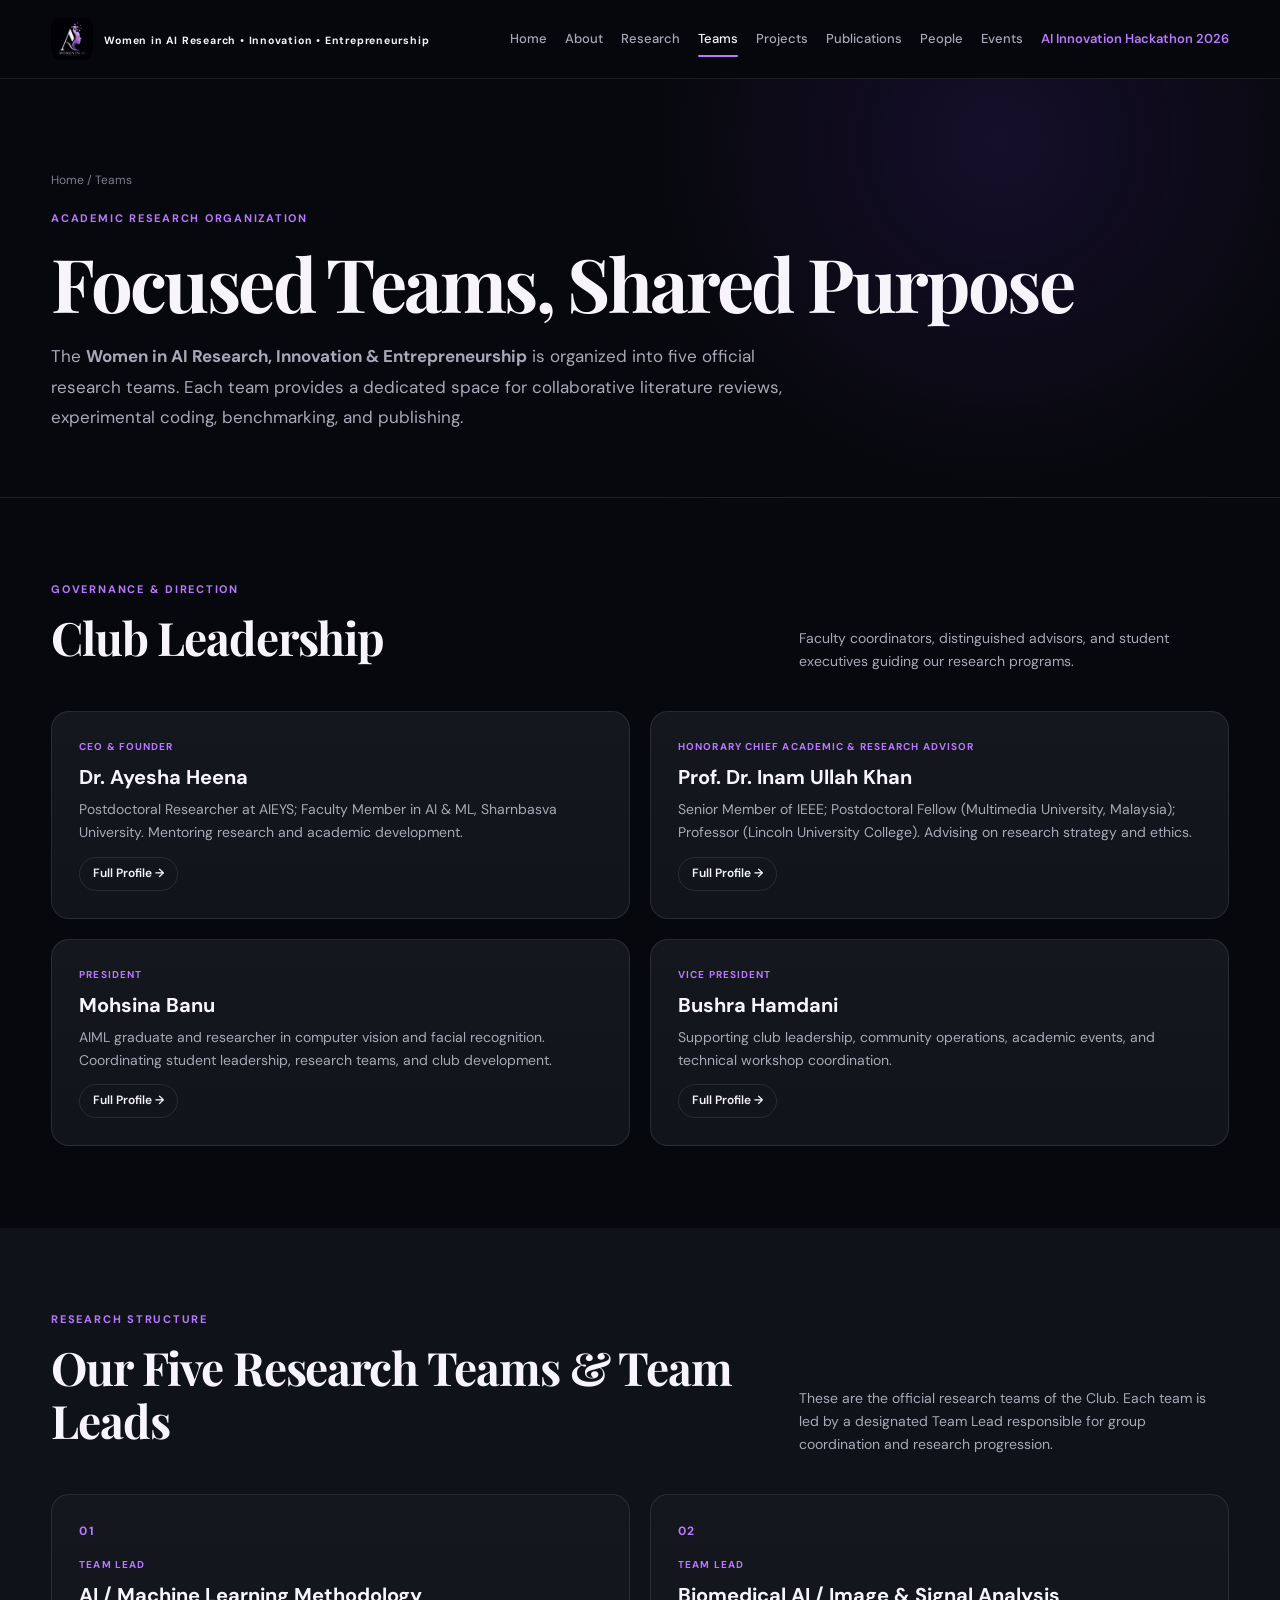
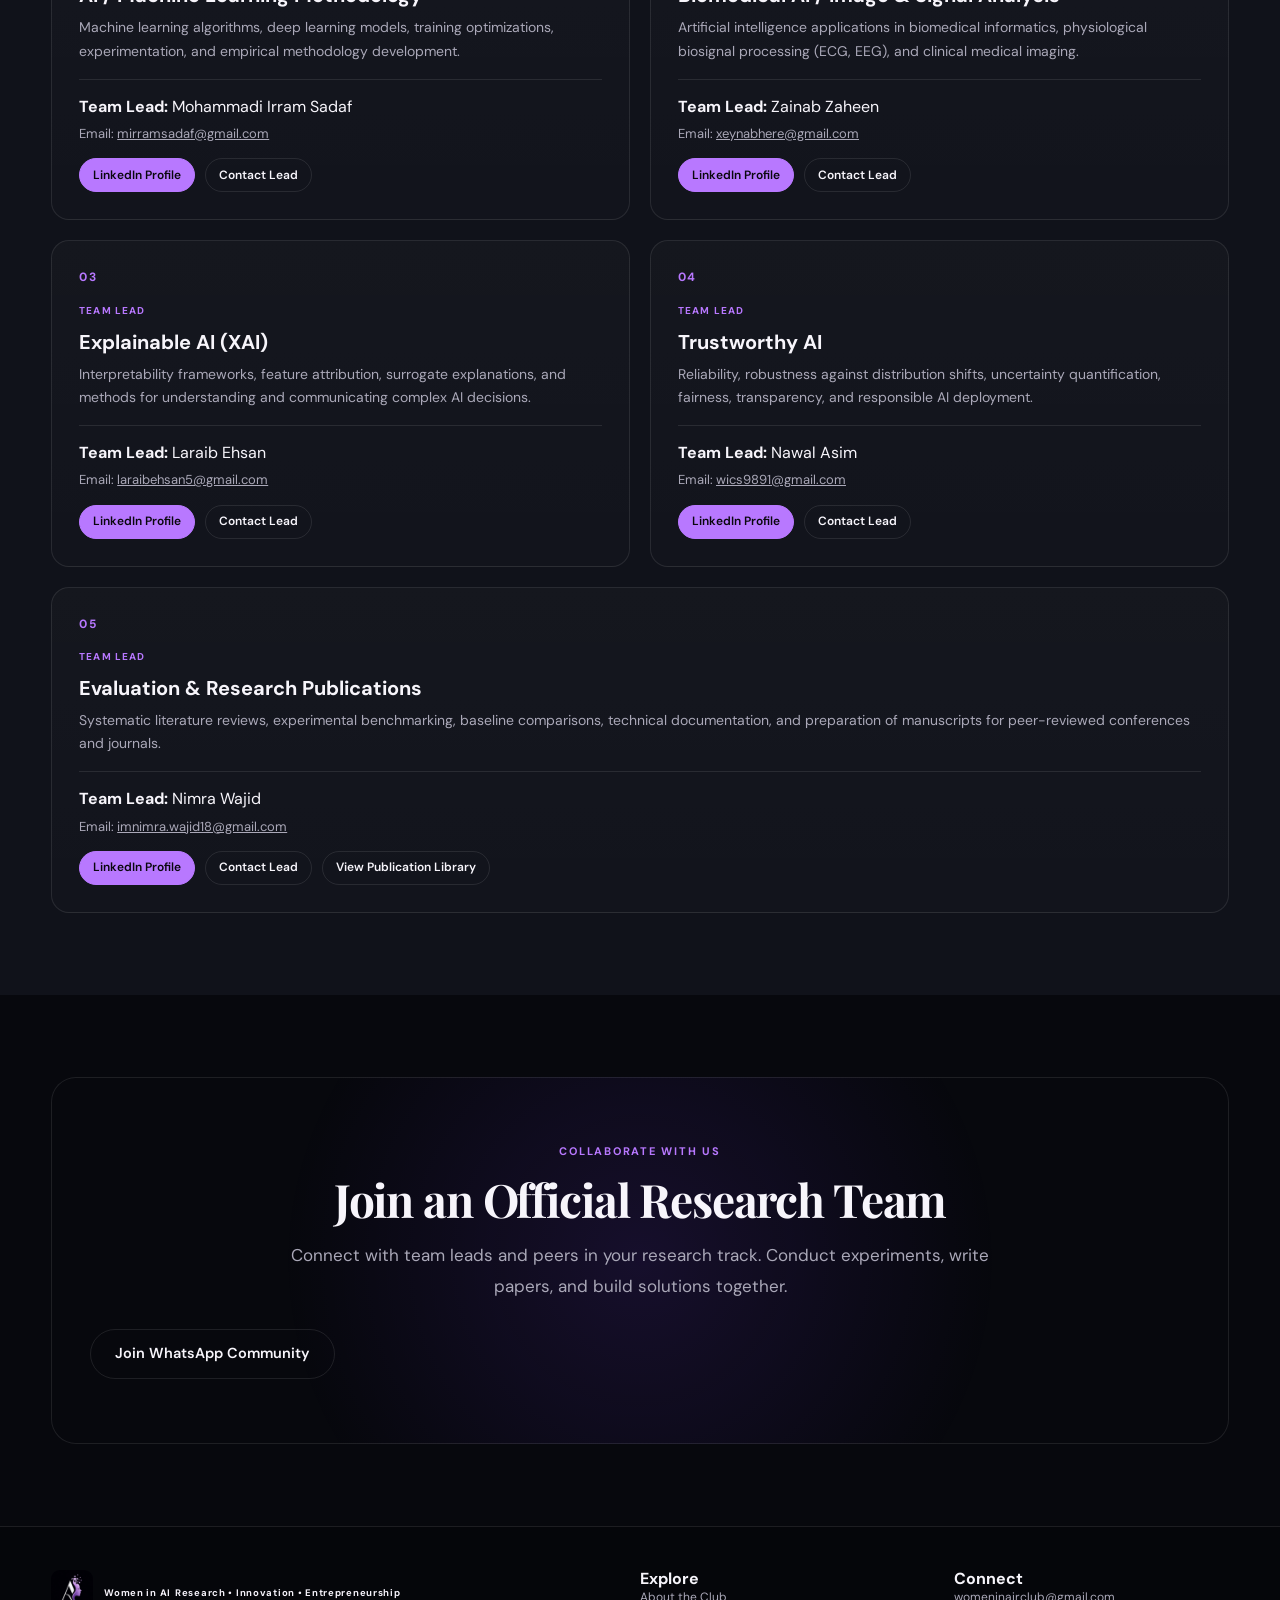
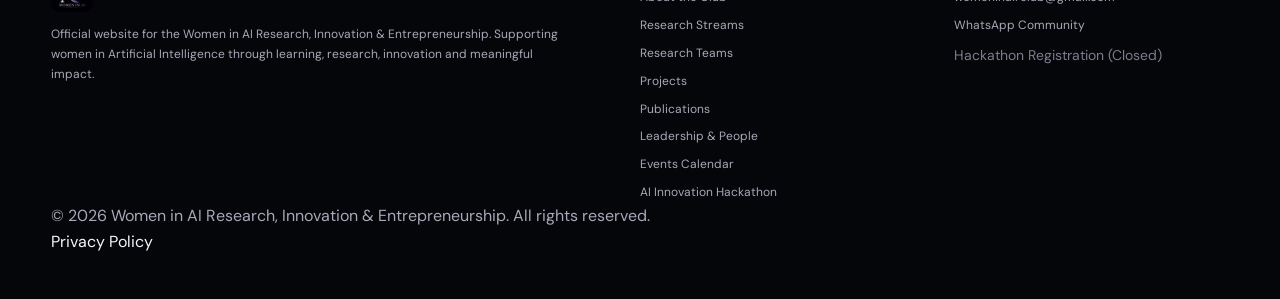
<file: teams.html>
<!DOCTYPE html>
<html lang="en">
<head>
 <meta charset="UTF-8">
 <meta name="viewport" content="width=device-width, initial-scale=1.0">
 <title>Research Teams | Women in AI Research, Innovation &amp; Entrepreneurship</title>
 <meta name="description" content="Meet the five official research teams and dedicated team leads of the Women in AI Research, Innovation &amp; Entrepreneurship.">
 <link rel="stylesheet" href="css/style.css">
 <link rel="icon" href="assets/logo.png">
 <link rel="canonical" href="https://womeninairclub.github.io/women-in-ai-research-club/teams.html">
 <meta property="og:title" content="Research Teams | Women in AI Research, Innovation &amp; Entrepreneurship">
 <meta property="og:description" content="Meet the five official research teams and their team leads.">
 <meta property="og:type" content="website">
 <meta property="og:image" content="https://womeninairclub.github.io/women-in-ai-research-club/assets/logo.png">
</head>
<body>

<!-- SITE HEADER -->
<header class="site-header">
 <div class="container nav-inner">
 <a class="brand" href="index.html" aria-label="Women in AI Research, Innovation &amp; Entrepreneurship Home">
 <img src="assets/logo.png" alt="Women in AI Research, Innovation &amp; Entrepreneurship logo">
 <div class="brand-text">
 <span class="brand-title">Women in AI</span>
 <span class="brand-sub">Research • Innovation • Entrepreneurship</span>
 </div>
 </a>

 <button class="menu" aria-label="Open navigation" aria-expanded="false">☰</button>

 <nav class="navlinks" aria-label="Primary navigation">
 <a href="index.html">Home</a>
 <a href="about.html">About</a>
 <a href="research.html">Research</a>
 <a href="teams.html" class="active">Teams</a>
 <a href="projects.html">Projects</a>
 <a href="publications.html">Publications</a>
 <a href="people.html">People</a>
 <a href="events.html">Events</a>
 <a href="hackathon.html" class="nav-hackathon">AI Innovation Hackathon 2026</a>
 
 </nav>
 </div>
</header>

<main>

 <!-- PAGE HERO -->
 <section class="page-hero">
 <div class="container">
 <div class="breadcrumb">
 <a href="index.html">Home</a> / Teams
 </div>
 <div class="eyebrow">Academic Research Organization</div>
 <h1>Focused Teams, Shared Purpose</h1>
 <p class="lead">
 The <strong>Women in AI Research, Innovation &amp; Entrepreneurship</strong> is organized into five official research teams. Each team provides a dedicated space for collaborative literature reviews, experimental coding, benchmarking, and publishing.
 </p>
 </div>
 </section>

 <!-- CLUB LEADERSHIP SUMMARY -->
 <section class="section">
 <div class="container">
 <div class="section-head">
 <div>
 <div class="eyebrow">Governance &amp; Direction</div>
 <h2>Club Leadership</h2>
 </div>
 <p>Faculty coordinators, distinguished advisors, and student executives guiding our research programs.</p>
 </div>

 <div class="grid grid-2">
 <div class="card">
 <div class="role">CEO &amp; Founder</div>
 <h3>Dr. Ayesha Heena</h3>
 <p>Postdoctoral Researcher at AIEYS; Faculty Member in AI &amp; ML, Sharnbasva University. Mentoring research and academic development.</p>
 <div style="margin-top:auto;padding-top:12px">
 <a class="btn sm" href="people.html#ayesha-heena">Full Profile →</a>
 </div>
 </div>

 <div class="card">
 <div class="role">Honorary Chief Academic &amp; Research Advisor</div>
 <h3>Prof. Dr. Inam Ullah Khan</h3>
 <p>Senior Member of IEEE; Postdoctoral Fellow (Multimedia University, Malaysia); Professor (Lincoln University College). Advising on research strategy and ethics.</p>
 <div style="margin-top:auto;padding-top:12px">
 <a class="btn sm" href="people.html#inam-ullah-khan">Full Profile →</a>
 </div>
 </div>

 <div class="card">
 <div class="role">President</div>
 <h3>Mohsina Banu</h3>
 <p>AIML graduate and researcher in computer vision and facial recognition. Coordinating student leadership, research teams, and club development.</p>
 <div style="margin-top:auto;padding-top:12px">
 <a class="btn sm" href="people.html#mohsina-banu">Full Profile →</a>
 </div>
 </div>

 <div class="card">
 <div class="role">Vice President</div>
 <h3>Bushra Hamdani</h3>
 <p>Supporting club leadership, community operations, academic events, and technical workshop coordination.</p>
 <div style="margin-top:auto;padding-top:12px">
 <a class="btn sm" href="people.html#bushra-hamdani">Full Profile →</a>
 </div>
 </div>
 </div>
 </div>
 </section>

 <!-- FIVE RESEARCH TEAMS -->
 <section class="section alt" id="official-teams">
 <div class="container">
 <div class="section-head">
 <div>
 <div class="eyebrow">Research Structure</div>
 <h2>Our Five Research Teams &amp; Team Leads</h2>
 </div>
 <p>These are the official research teams of the Club. Each team is led by a designated Team Lead responsible for group coordination and research progression.</p>
 </div>

 <div class="grid grid-2">

 <!-- TEAM 01 -->
 <article class="card" id="aiml-team">
 <div class="num">01</div>
 <div class="role">Team Lead</div>
 <h3>AI / Machine Learning Methodology</h3>
 <p>
 Machine learning algorithms, deep learning models, training optimizations, experimentation, and empirical methodology development.
 </p>
 <div style="margin:16px 0 12px;padding-top:14px;border-top:1px solid var(--line)">
 <strong>Team Lead:</strong> Mohammadi Irram Sadaf<br>
 <span style="font-size:13px;color:var(--muted)">Email: <a href="mailto:mirramsadaf@gmail.com" style="text-decoration:underline">mirramsadaf@gmail.com</a></span>
 </div>
 <div class="button-row" style="margin-top:auto">
 <a class="btn sm primary" href="https://www.linkedin.com/in/mohammadi-irram-sadaf" target="_blank" rel="noopener">
 LinkedIn Profile
 </a>
 <a class="btn sm" href="mailto:mirramsadaf@gmail.com">
 Contact Lead
 </a>
 </div>
 </article>

 <!-- TEAM 02 -->
 <article class="card" id="biomedical-team">
 <div class="num">02</div>
 <div class="role">Team Lead</div>
 <h3>Biomedical AI / Image &amp; Signal Analysis</h3>
 <p>
 Artificial intelligence applications in biomedical informatics, physiological biosignal processing (ECG, EEG), and clinical medical imaging.
 </p>
 <div style="margin:16px 0 12px;padding-top:14px;border-top:1px solid var(--line)">
 <strong>Team Lead:</strong> Zainab Zaheen<br>
 <span style="font-size:13px;color:var(--muted)">Email: <a href="mailto:xeynabhere@gmail.com" style="text-decoration:underline">xeynabhere@gmail.com</a></span>
 </div>
 <div class="button-row" style="margin-top:auto">
 <a class="btn sm primary" href="https://www.linkedin.com/in/zainab-zaheen-464486388" target="_blank" rel="noopener">
 LinkedIn Profile
 </a>
 <a class="btn sm" href="mailto:xeynabhere@gmail.com">
 Contact Lead
 </a>
 </div>
 </article>

 <!-- TEAM 03 -->
 <article class="card" id="xai-team">
 <div class="num">03</div>
 <div class="role">Team Lead</div>
 <h3>Explainable AI (XAI)</h3>
 <p>
 Interpretability frameworks, feature attribution, surrogate explanations, and methods for understanding and communicating complex AI decisions.
 </p>
 <div style="margin:16px 0 12px;padding-top:14px;border-top:1px solid var(--line)">
 <strong>Team Lead:</strong> Laraib Ehsan<br>
 <span style="font-size:13px;color:var(--muted)">Email: <a href="mailto:laraibehsan5@gmail.com" style="text-decoration:underline">laraibehsan5@gmail.com</a></span>
 </div>
 <div class="button-row" style="margin-top:auto">
 <a class="btn sm primary" href="https://www.linkedin.com/in/laraib-ehsan-86480a400" target="_blank" rel="noopener">
 LinkedIn Profile
 </a>
 <a class="btn sm" href="mailto:laraibehsan5@gmail.com">
 Contact Lead
 </a>
 </div>
 </article>

 <!-- TEAM 04 -->
 <article class="card" id="trustworthy-team">
 <div class="num">04</div>
 <div class="role">Team Lead</div>
 <h3>Trustworthy AI</h3>
 <p>
 Reliability, robustness against distribution shifts, uncertainty quantification, fairness, transparency, and responsible AI deployment.
 </p>
 <div style="margin:16px 0 12px;padding-top:14px;border-top:1px solid var(--line)">
 <strong>Team Lead:</strong> Nawal Asim<br>
 <span style="font-size:13px;color:var(--muted)">Email: <a href="mailto:wics9891@gmail.com" style="text-decoration:underline">wics9891@gmail.com</a></span>
 </div>
 <div class="button-row" style="margin-top:auto">
 <a class="btn sm primary" href="https://www.linkedin.com/in/nawal-asim-a8744141a" target="_blank" rel="noopener">
 LinkedIn Profile
 </a>
 <a class="btn sm" href="mailto:wics9891@gmail.com">
 Contact Lead
 </a>
 </div>
 </article>

 <!-- TEAM 05 -->
 <article class="card" id="publications-team" style="grid-column: 1 / -1">
 <div class="num">05</div>
 <div class="role">Team Lead</div>
 <h3>Evaluation &amp; Research Publications</h3>
 <p>
 Systematic literature reviews, experimental benchmarking, baseline comparisons, technical documentation, and preparation of manuscripts for peer-reviewed conferences and journals.
 </p>
 <div style="margin:16px 0 12px;padding-top:14px;border-top:1px solid var(--line)">
 <strong>Team Lead:</strong> Nimra Wajid<br>
 <span style="font-size:13px;color:var(--muted)">Email: <a href="mailto:imnimra.wajid18@gmail.com" style="text-decoration:underline">imnimra.wajid18@gmail.com</a></span>
 </div>
 <div class="button-row" style="margin-top:auto">
 <a class="btn sm primary" href="https://www.linkedin.com/in/nimra-wajid-7465b5429" target="_blank" rel="noopener">
 LinkedIn Profile
 </a>
 <a class="btn sm" href="mailto:imnimra.wajid18@gmail.com">
 Contact Lead
 </a>
 <a class="btn sm" href="publications.html">
 View Publication Library
 </a>
 </div>
 </article>

 </div>
 </div>
 </section>

 <!-- CTA -->
 <section class="section">
 <div class="container">
 <div class="cta">
 <div class="eyebrow">Collaborate With Us</div>
 <h2>Join an Official Research Team</h2>
 <p class="lead">
 Connect with team leads and peers in your research track. Conduct experiments, write papers, and build solutions together.
 </p>
 <div class="hero-actions">
 
 <a class="btn lg" href="https://chat.whatsapp.com/DsJeBSmTsD1FaE4n0elSIj" target="_blank" rel="noopener">
 Join WhatsApp Community
 </a>
 </div>
 </div>
 </div>
 </section>

</main>

<!-- FOOTER -->
<footer>
 <div class="container footer-grid">
 <div class="footer-brand">
 <a class="brand" href="index.html">
 <img src="assets/logo.png" alt="Women in AI logo">
 <div class="brand-text">
 <span class="brand-title">Women in AI</span>
 <span class="brand-sub">Research • Innovation • Entrepreneurship</span>
 </div>
 </a>
 <p>
 Official website for the Women in AI Research, Innovation &amp; Entrepreneurship. Supporting women in Artificial Intelligence through learning, research, innovation and meaningful impact.
 </p>
 </div>

 <div class="footer-col">
 <h4>Explore</h4>
 <div class="footer-links">
 <a href="about.html">About the Club</a>
 <a href="research.html">Research Streams</a>
 <a href="teams.html">Research Teams</a>
 <a href="projects.html">Projects</a>
 <a href="publications.html">Publications</a>
 <a href="people.html">Leadership &amp; People</a>
 <a href="events.html">Events Calendar</a>
 <a href="hackathon.html">AI Innovation Hackathon</a>
 
 </div>
 </div>

 <div class="footer-col">
 <h4>Connect</h4>
 <div class="footer-links">
 <a href="mailto:womeninairclub@gmail.com">womeninairclub@gmail.com</a>
 <a href="https://chat.whatsapp.com/DsJeBSmTsD1FaE4n0elSIj" target="_blank" rel="noopener">WhatsApp Community</a>
 
 <span class="footer-link-disabled" style="color:var(--muted-2);cursor:not-allowed;font-size:14px">Hackathon Registration (Closed)</span>
 </div>
 </div>
 </div>

 <div class="container footer-bottom">
 <p>© <span data-year>2026</span> Women in AI Research, Innovation &amp; Entrepreneurship. All rights reserved.</p>
 <div>
 <a href="privacy.html">Privacy Policy</a>
 </div>
 </div>
</footer>

<script src="js/main.js"></script>
</body>
</html>
</file>
<file: css/style.css>
@import url('https://fonts.googleapis.com/css2?family=DM+Sans:wght@400;500;600;700&family=Playfair+Display:wght@500;600;700&display=swap');

:root{
  --bg:#07080d;
  --bg-soft:#0b0c13;
  --surface:#10121a;
  --surface-2:#141620;
  --surface-3:#191b27;
  --text:#f7f5fb;
  --muted:#aaa8b8;
  --muted-2:#7e7b8d;
  --line:rgba(255,255,255,.095);
  --line-strong:rgba(184,120,255,.30);
  --purple:#b878ff;
  --purple-2:#8d55e8;
  --max:1180px;
  --radius:18px;
  --shadow:0 18px 55px rgba(0,0,0,.22);
}

*{margin:0;padding:0;box-sizing:border-box}
html{scroll-behavior:smooth}
body{background:var(--bg);color:var(--text);font-family:"DM Sans",sans-serif;line-height:1.65;overflow-x:hidden}
body::selection{background:rgba(184,120,255,.28);color:#fff}
img{max-width:100%;display:block}
a{color:inherit;text-decoration:none}
button,input,textarea,select{font:inherit}
button{cursor:pointer}

.container{width:min(92%,var(--max));margin:0 auto}

/* NAVIGATION */
.nav,.site-header{position:sticky;top:0;z-index:1000;background:rgba(7,8,13,.90);backdrop-filter:blur(18px);-webkit-backdrop-filter:blur(18px);border-bottom:1px solid var(--line)}
.nav-inner{min-height:78px;display:flex;align-items:center;justify-content:space-between;gap:22px}
.brand{display:flex;align-items:center;gap:11px;flex:0 0 auto;min-width:245px;font-weight:700}
.brand img{width:42px;height:42px;object-fit:contain;border-radius:9px;flex:0 0 auto}
.brand span{font-size:10.5px;line-height:1.28;letter-spacing:.075em;color:#f5f2fa}
.navlinks{display:flex;align-items:center;justify-content:flex-end;gap:18px;flex-wrap:nowrap}
.navlinks a{position:relative;color:var(--muted);font-size:13px;font-weight:500;padding:9px 0;white-space:nowrap;transition:color .2s ease,transform .2s ease}
.navlinks a:hover{color:var(--text)}
.navlinks a:not(.btn)::after{content:"";position:absolute;left:0;bottom:2px;width:0;height:2px;border-radius:99px;background:var(--purple);transition:width .22s ease}
.navlinks a:not(.btn):hover::after,.navlinks a:not(.btn).active::after{width:100%}
.navlinks a.active{color:var(--text)}
.menu{display:none;width:42px;height:42px;border:1px solid var(--line);border-radius:11px;background:var(--surface);color:var(--text);font-size:20px;align-items:center;justify-content:center}

/* TYPOGRAPHY */
h1,h2,h3,h4{color:var(--text);line-height:1.15}
h1,h2{font-family:"Playfair Display",serif}
h1{font-size:clamp(42px,6vw,74px);letter-spacing:-.035em}
h2{font-size:clamp(30px,4vw,46px);letter-spacing:-.025em}
h3{font-size:20px}
p{color:var(--muted)}
.lead{max-width:760px;font-size:17px;line-height:1.8}
.eyebrow{color:var(--purple);font-size:11px;font-weight:700;letter-spacing:.16em;text-transform:uppercase;margin-bottom:13px}
.breadcrumb{color:var(--muted-2);font-size:12px;margin-bottom:18px}

/* HERO */
.hero{min-height:78vh;display:flex;align-items:center;padding:105px 0;position:relative;background:radial-gradient(circle at 80% 15%,rgba(184,120,255,.14),transparent 30%),radial-gradient(circle at 12% 78%,rgba(91,62,180,.10),transparent 28%)}
.hero::before{content:"";position:absolute;inset:0;pointer-events:none;background:linear-gradient(rgba(255,255,255,.018) 1px,transparent 1px),linear-gradient(90deg,rgba(255,255,255,.018) 1px,transparent 1px);background-size:64px 64px;mask-image:linear-gradient(to bottom,#000,transparent 90%)}
.hero>.container{position:relative;z-index:1}
.hero h1{max-width:900px;margin-bottom:24px}
.hero h1 span{color:var(--purple)!important}
.hero-actions{display:flex;flex-wrap:wrap;gap:11px;margin-top:28px}
.meta{display:grid;grid-template-columns:repeat(3,1fr);gap:18px;max-width:850px;margin-top:52px;padding-top:23px;border-top:1px solid var(--line)}
.meta div{font-size:13px;color:var(--muted)}
.meta strong{display:block;color:var(--text);font-size:10px;letter-spacing:.1em;text-transform:uppercase;margin-bottom:4px}
.page-hero{padding:92px 0 64px;border-bottom:1px solid var(--line);background:radial-gradient(circle at 78% 15%,rgba(125,60,255,.12),transparent 33%)}
.page-hero h1{margin-bottom:16px}
.page-hero> .container>p:not(.eyebrow):not(.lead){max-width:720px;font-size:17px}

/* SECTIONS */
.section{padding:82px 0}
.section.alt,.section-alt{background:var(--surface)}
.section-head{display:flex;align-items:flex-end;justify-content:space-between;gap:35px;margin-bottom:38px}
.section-head>div{max-width:720px}
.section-head>p{max-width:430px;font-size:14px}
.section-head h2{margin-bottom:9px}
.section-heading{max-width:760px;margin-bottom:38px}
.section-heading h2{margin-bottom:12px}
.section-heading>p:not(.eyebrow){max-width:700px}
.section-subheading{margin:42px 0 19px}
.section-subheading h3{font-size:23px}

/* GRIDS */
.grid{display:grid;gap:20px}
.grid-2{grid-template-columns:repeat(2,minmax(0,1fr))}
.grid-3{grid-template-columns:repeat(3,minmax(0,1fr))}
.research-grid{display:grid;grid-template-columns:repeat(2,minmax(0,1fr));gap:20px}
.people-grid{display:grid;grid-template-columns:repeat(3,minmax(0,1fr));gap:20px}

/* CARDS */
.card,.person-card,.publication-card,.research-card{background:linear-gradient(180deg,rgba(255,255,255,.018),rgba(255,255,255,.006)),var(--surface);border:1px solid var(--line);border-radius:var(--radius);padding:27px;transition:transform .24s ease,border-color .24s ease,background .24s ease,box-shadow .24s ease}
.card:hover,.person-card:hover,.publication-card:hover,.research-card:hover{transform:translateY(-4px);border-color:var(--line-strong);background:var(--surface-2);box-shadow:var(--shadow)}
.card h3,.person-card h3,.publication-card h3,.research-card h3{margin-bottom:9px}
.card p,.person-card p,.publication-card p,.research-card p{font-size:14px}
.research-card{display:block}
.research-card .icon{width:42px;height:42px;display:flex;align-items:center;justify-content:center;margin-bottom:20px;border-radius:11px;background:rgba(184,120,255,.10);color:var(--purple);font-size:12px;font-weight:700}
.role{color:var(--purple);font-size:10px;font-weight:700;letter-spacing:.11em;text-transform:uppercase;margin-bottom:11px}
.num{color:var(--purple);font-size:12px;font-weight:700;letter-spacing:.12em;margin-bottom:15px}

/* BUTTONS */
.btn{display:inline-flex;align-items:center;justify-content:center;min-height:43px;padding:10px 18px;border:1px solid var(--line);border-radius:999px;background:transparent;color:var(--text);font-size:13px;font-weight:600;transition:transform .2s ease,background .2s ease,border-color .2s ease,opacity .2s ease}
.btn:hover{transform:translateY(-2px);border-color:var(--line-strong)}
.btn.primary{background:var(--purple);border-color:var(--purple);color:#09070d}
.btn.primary:hover{opacity:.9}
.btn.secondary{background:transparent}
.btn:disabled,.btn.disabled{cursor:not-allowed;pointer-events:none;transform:none !important;opacity:.65}
.btn.btn-closed{background:rgba(239,68,68,.12);color:#fca5a5;border-color:rgba(239,68,68,.35)}
.btn.btn-closed:hover{transform:none;opacity:.65;border-color:rgba(239,68,68,.35)}
.button-row{display:flex;flex-wrap:wrap;gap:10px;margin-top:23px}

/* ROADMAP */
.roadmap{display:grid;grid-template-columns:repeat(8,minmax(0,1fr));margin-top:38px;border:1px solid var(--line);border-radius:var(--radius);overflow:hidden}
.step{min-height:112px;padding:19px;display:flex;flex-direction:column;justify-content:center;gap:7px;background:var(--surface);border-right:1px solid var(--line)}
.step:last-child{border-right:none}.step small{color:var(--purple);font-size:11px;font-weight:700}.step span{font-size:13px;font-weight:600;color:var(--text)}

/* EVENTS */
.featured-event{padding:38px;border-radius:24px;border:1px solid rgba(184,120,255,.24);background:linear-gradient(135deg,rgba(184,120,255,.10),rgba(125,60,255,.025));box-shadow:var(--shadow)}
.featured-event h2{margin:13px 0}.featured-event p{max-width:720px}.event-status{display:inline-block;padding:5px 10px;border-radius:999px;background:rgba(184,120,255,.11);color:var(--purple);font-size:10px;font-weight:700;letter-spacing:.1em}.event-meta{font-size:13px;color:var(--muted);margin:7px 0 12px}
.step-number{display:inline-flex;width:33px;height:33px;align-items:center;justify-content:center;margin-bottom:16px;border-radius:50%;background:rgba(184,120,255,.11);color:var(--purple);font-size:12px;font-weight:700}
.timeline{display:grid;grid-template-columns:repeat(3,1fr);border:1px solid var(--line);border-radius:var(--radius);overflow:hidden}.timeline-item{min-height:105px;padding:22px;background:var(--surface);border-right:1px solid var(--line);display:flex;flex-direction:column;justify-content:center;gap:5px}.timeline-item:last-child{border-right:none}.timeline-item strong{color:var(--purple);font-size:15px}.timeline-item span{color:var(--muted);font-size:13px}

/* PEOPLE */
.team-card{display:flex;flex-direction:column;gap:7px}.team-card h3{margin-bottom:3px}.team-details{color:var(--muted);font-size:13px}

/* LIST */
.list{display:grid;gap:11px;margin-top:18px;padding:0;list-style:none}.list li{position:relative;color:var(--muted);padding-left:21px;font-size:14px}.list li::before{content:"•";position:absolute;left:0;color:var(--purple)}

/* CTA */
.cta{padding:64px 38px;text-align:center;border:1px solid var(--line);border-radius:25px;background:radial-gradient(circle at center,rgba(125,60,255,.13),transparent 58%)}.cta-content{max-width:720px;margin:0 auto}.cta h2{margin-bottom:14px}.cta .lead{margin:0 auto}

/* FORMS */
.form-grid{display:grid;grid-template-columns:repeat(2,minmax(0,1fr));gap:17px}.form-group{display:flex;flex-direction:column;gap:7px}.form-group.full{grid-column:1/-1}.form-group label{font-size:13px;font-weight:600}.form-group input,.form-group textarea,.form-group select{width:100%;padding:12px 14px;border:1px solid var(--line);border-radius:11px;background:var(--surface);color:var(--text);outline:none}.form-group input::placeholder,.form-group textarea::placeholder{color:var(--muted-2)}.form-group input:focus,.form-group textarea:focus,.form-group select:focus{border-color:var(--purple)}.form-group textarea{min-height:145px;resize:vertical}.form-note{margin-top:10px;font-size:12px}

/* RESOURCES / EMPTY STATES */
.resource-links{display:flex;flex-wrap:wrap;gap:10px;margin-top:19px}.empty{padding:25px;border:1px dashed rgba(184,120,255,.25);border-radius:16px;background:rgba(184,120,255,.035);color:var(--muted);font-size:14px}

/* FOOTER */
footer,.site-footer{padding:43px 0;border-top:1px solid var(--line);background:#05060a}.footer-grid{display:grid;grid-template-columns:2fr 1fr 1fr;gap:40px}.footer-grid .brand{margin-bottom:13px}.footer-grid .brand span{font-size:9.5px}.footer-grid p{max-width:520px;font-size:12px;margin-top:6px}.footer-grid strong{display:block;margin-bottom:12px;font-size:13px}.footer-links{display:grid;gap:8px}.footer-links a{color:var(--muted);font-size:12px}.footer-links a:hover{color:var(--purple)}.site-footer .container{display:flex;justify-content:space-between;align-items:center;gap:25px}

/* RESPONSIVE */
@media(max-width:1120px){.navlinks{gap:13px}.navlinks a{font-size:12px}.brand{min-width:225px}.brand span{font-size:9.5px}}
@media(max-width:980px){.menu{display:flex}.nav-inner{min-height:70px;flex-wrap:wrap;padding:12px 0}.navlinks{display:none;width:100%;flex-direction:column;align-items:stretch;gap:0;padding:10px 0 4px;border-top:1px solid var(--line)}.navlinks.open{display:flex}.navlinks a{width:100%;padding:11px 3px}.navlinks a:not(.btn)::after{bottom:3px}.navlinks .btn{margin-top:7px}.grid-3,.people-grid{grid-template-columns:repeat(2,minmax(0,1fr))}.roadmap{grid-template-columns:repeat(4,1fr)}.step:nth-child(4){border-right:none}.step:nth-child(-n+4){border-bottom:1px solid var(--line)}.footer-grid{grid-template-columns:1.5fr 1fr 1fr}}
@media(max-width:760px){.section-head{flex-direction:column;align-items:flex-start;gap:12px}.meta{grid-template-columns:1fr;max-width:600px}.timeline{grid-template-columns:1fr}.timeline-item{border-right:none;border-bottom:1px solid var(--line)}.timeline-item:last-child{border-bottom:none}.form-grid{grid-template-columns:1fr}.form-group.full{grid-column:auto}.footer-grid{grid-template-columns:1fr 1fr}.footer-grid>div:first-child{grid-column:1/-1}.research-grid{grid-template-columns:1fr}}
@media(max-width:600px){.container{width:min(90%,var(--max))}.brand{min-width:0;max-width:290px}.brand img{width:38px;height:38px}.brand span{font-size:8.5px;letter-spacing:.06em}.hero{min-height:auto;padding:78px 0}.hero h1{font-size:clamp(40px,12vw,58px)}.lead{font-size:16px}.hero-actions,.button-row{flex-direction:column;align-items:stretch}.hero-actions .btn,.button-row .btn{width:100%}.page-hero{padding:70px 0 52px}.page-hero h1{font-size:44px}.section{padding:62px 0}.grid-2,.grid-3,.people-grid{grid-template-columns:1fr}.featured-event,.cta{padding:28px 22px}.card,.person-card,.publication-card,.research-card{padding:23px}.roadmap{grid-template-columns:1fr 1fr}.step{min-height:95px;border-bottom:1px solid var(--line)}.step:nth-child(2n){border-right:none}.step:nth-child(7),.step:nth-child(8){border-bottom:none}.footer-grid{grid-template-columns:1fr}.footer-grid>div:first-child{grid-column:auto}.site-footer .container{flex-direction:column;align-items:flex-start}}
@media(max-width:400px){h1{font-size:39px}h2{font-size:30px}.brand span{font-size:7.8px}.roadmap{grid-template-columns:1fr}.step,.step:nth-child(2n){border-right:none}.step:nth-child(7){border-bottom:1px solid var(--line)}.step:last-child{border-bottom:none}}

/* EXTENDED UI COMPONENTS & UTILITIES */
.nav-hackathon {
  color: var(--purple) !important;
  font-weight: 600 !important;
}
.card.highlighted {
  border-color: rgba(184, 120, 255, 0.4);
  background: linear-gradient(135deg, rgba(184, 120, 255, 0.08), rgba(16, 18, 26, 0.95));
  box-shadow: 0 10px 30px rgba(184, 120, 255, 0.12);
}
.btn.sm {
  min-height: 34px;
  padding: 6px 13px;
  font-size: 12px;
}
.btn.lg {
  min-height: 48px;
  padding: 12px 24px;
  font-size: 14.5px;
}
.btn.outline-purple {
  border-color: rgba(184, 120, 255, 0.4);
  color: var(--purple);
  background: rgba(184, 120, 255, 0.06);
}
.btn.outline-purple:hover {
  background: rgba(184, 120, 255, 0.16);
  border-color: var(--purple);
  color: #fff;
}
.form-card {
  background: var(--surface);
  border: 1px solid var(--line);
  border-radius: var(--radius);
  padding: 34px;
  box-shadow: var(--shadow);
}
.form-control {
  width: 100%;
  padding: 12px 14px;
  border: 1px solid var(--line);
  border-radius: 11px;
  background: var(--surface-2);
  color: var(--text);
  outline: none;
  font-family: inherit;
  font-size: 14px;
  transition: border-color 0.2s ease, box-shadow 0.2s ease;
}
.form-control:focus {
  border-color: var(--purple);
  box-shadow: 0 0 0 3px rgba(184, 120, 255, 0.15);
}
.form-hint {
  font-size: 12px;
  color: var(--muted-2);
  margin-top: 4px;
  display: block;
}
.required {
  color: #ef4444;
  font-weight: bold;
}
.small-note {
  font-size: 12px;
  color: var(--muted-2);
}
.alert {
  padding: 16px 20px;
  border-radius: 12px;
  font-size: 14px;
  line-height: 1.6;
  margin-bottom: 20px;
  border: 1px solid var(--line);
  background: var(--surface-2);
  color: var(--text);
}
.alert.info {
  background: rgba(59, 130, 246, 0.1);
  border-color: rgba(59, 130, 246, 0.3);
  color: #93c5fd;
}
.alert.warning {
  background: rgba(245, 158, 11, 0.1);
  border-color: rgba(245, 158, 11, 0.3);
  color: #fcd34d;
}
.alert.success {
  background: rgba(16, 185, 129, 0.1);
  border-color: rgba(16, 185, 129, 0.3);
  color: #6ee7b7;
}
.alert.error {
  background: rgba(239, 68, 68, 0.1);
  border-color: rgba(239, 68, 68, 0.3);
  color: #fca5a5;
}
.status-pill {
  display: inline-flex;
  align-items: center;
  gap: 5px;
  padding: 5px 12px;
  border-radius: 999px;
  font-size: 11px;
  font-weight: 700;
  letter-spacing: 0.05em;
  text-transform: uppercase;
  white-space: nowrap;
}
.status-pill.selected {
  background: rgba(16, 185, 129, 0.12);
  color: #10b981;
  border: 1px solid rgba(16, 185, 129, 0.3);
}
.status-pill.submitted {
  background: rgba(184, 120, 255, 0.12);
  color: #b878ff;
  border: 1px solid rgba(184, 120, 255, 0.3);
}
.status-pill.not-selected {
  background: rgba(239, 68, 68, 0.12);
  color: #ef4444;
  border: 1px solid rgba(239, 68, 68, 0.3);
}
.btn.loading {
  opacity: 0.7;
  pointer-events: none;
  position: relative;
}
.spinner {
  display: inline-block;
  width: 16px;
  height: 16px;
  border: 2px solid rgba(255, 255, 255, 0.3);
  border-top-color: #fff;
  border-radius: 50%;
  animation: spin 0.8s linear infinite;
  margin-right: 8px;
}
@keyframes spin {
  to { transform: rotate(360deg); }
}

/* =========================================================
   SITE-WIDE FLOATING FEEDBACK BUTTON & MODAL
   ========================================================= */
.floating-feedback-btn {
  position: fixed;
  right: 22px;
  bottom: 26px;
  z-index: 1500;
  display: inline-flex;
  align-items: center;
  gap: 8px;
  padding: 10px 18px;
  background: linear-gradient(135deg, var(--purple), var(--purple-2));
  color: #08060d;
  font-size: 13px;
  font-weight: 700;
  border-radius: 999px;
  border: 1px solid rgba(255, 255, 255, 0.25);
  box-shadow: 0 10px 25px rgba(184, 120, 255, 0.35);
  cursor: pointer;
  transition: transform 0.22s ease, box-shadow 0.22s ease;
  user-select: none;
  font-family: inherit;
}

.floating-feedback-btn:hover {
  transform: translateY(-3px) scale(1.02);
  box-shadow: 0 14px 32px rgba(184, 120, 255, 0.45);
}

.floating-feedback-btn:active {
  transform: translateY(0);
}

.floating-feedback-btn span.badge-dot {
  width: 7px;
  height: 7px;
  border-radius: 50%;
  background: #10b981;
}

@media (max-width: 600px) {
  .floating-feedback-btn {
    right: 14px;
    bottom: 16px;
    padding: 8px 14px;
    font-size: 12px;
  }
}

.feedback-modal-backdrop {
  position: fixed;
  inset: 0;
  z-index: 2100;
  background: rgba(5, 6, 10, 0.85);
  backdrop-filter: blur(8px);
  -webkit-backdrop-filter: blur(8px);
  display: flex;
  align-items: center;
  justify-content: center;
  padding: 18px;
  opacity: 0;
  pointer-events: none;
  transition: opacity 0.25s ease;
}

.feedback-modal-backdrop.is-open {
  opacity: 1;
  pointer-events: auto;
}

.feedback-modal {
  width: min(94%, 560px);
  max-height: 90vh;
  background: var(--surface);
  border: 1px solid var(--line-strong);
  border-radius: 20px;
  box-shadow: 0 25px 70px rgba(0, 0, 0, 0.65);
  display: flex;
  flex-direction: column;
  overflow: hidden;
  transform: translateY(20px) scale(0.98);
  transition: transform 0.25s ease;
}

.feedback-modal-backdrop.is-open .feedback-modal {
  transform: translateY(0) scale(1);
}

.feedback-modal-header {
  padding: 22px 26px;
  border-bottom: 1px solid var(--line);
  display: flex;
  align-items: center;
  justify-content: space-between;
  background: var(--surface-2);
}

.feedback-modal-header h3 {
  font-size: 20px;
  margin: 0;
  color: var(--text);
}

.feedback-modal-body {
  padding: 26px;
  overflow-y: auto;
}

.feedback-modal-body form {
  display: grid;
  gap: 16px;
}
</file>
